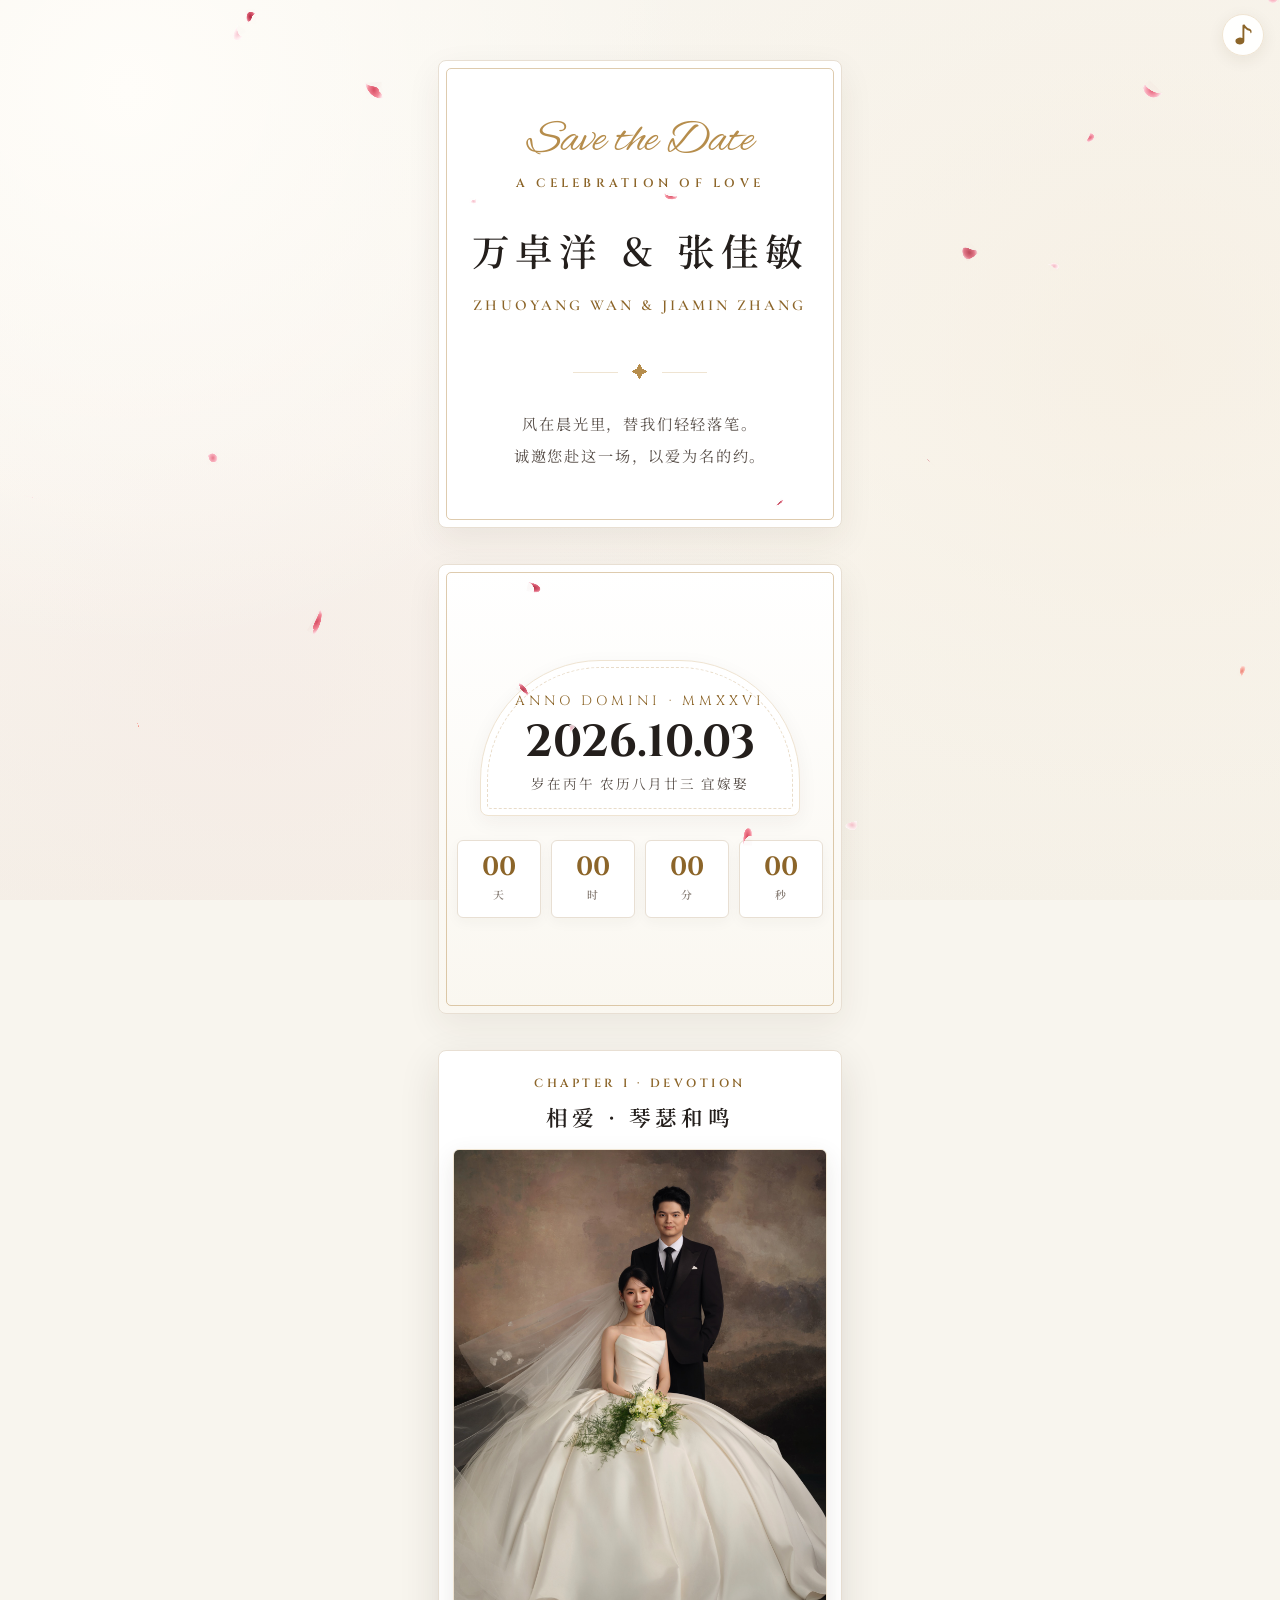
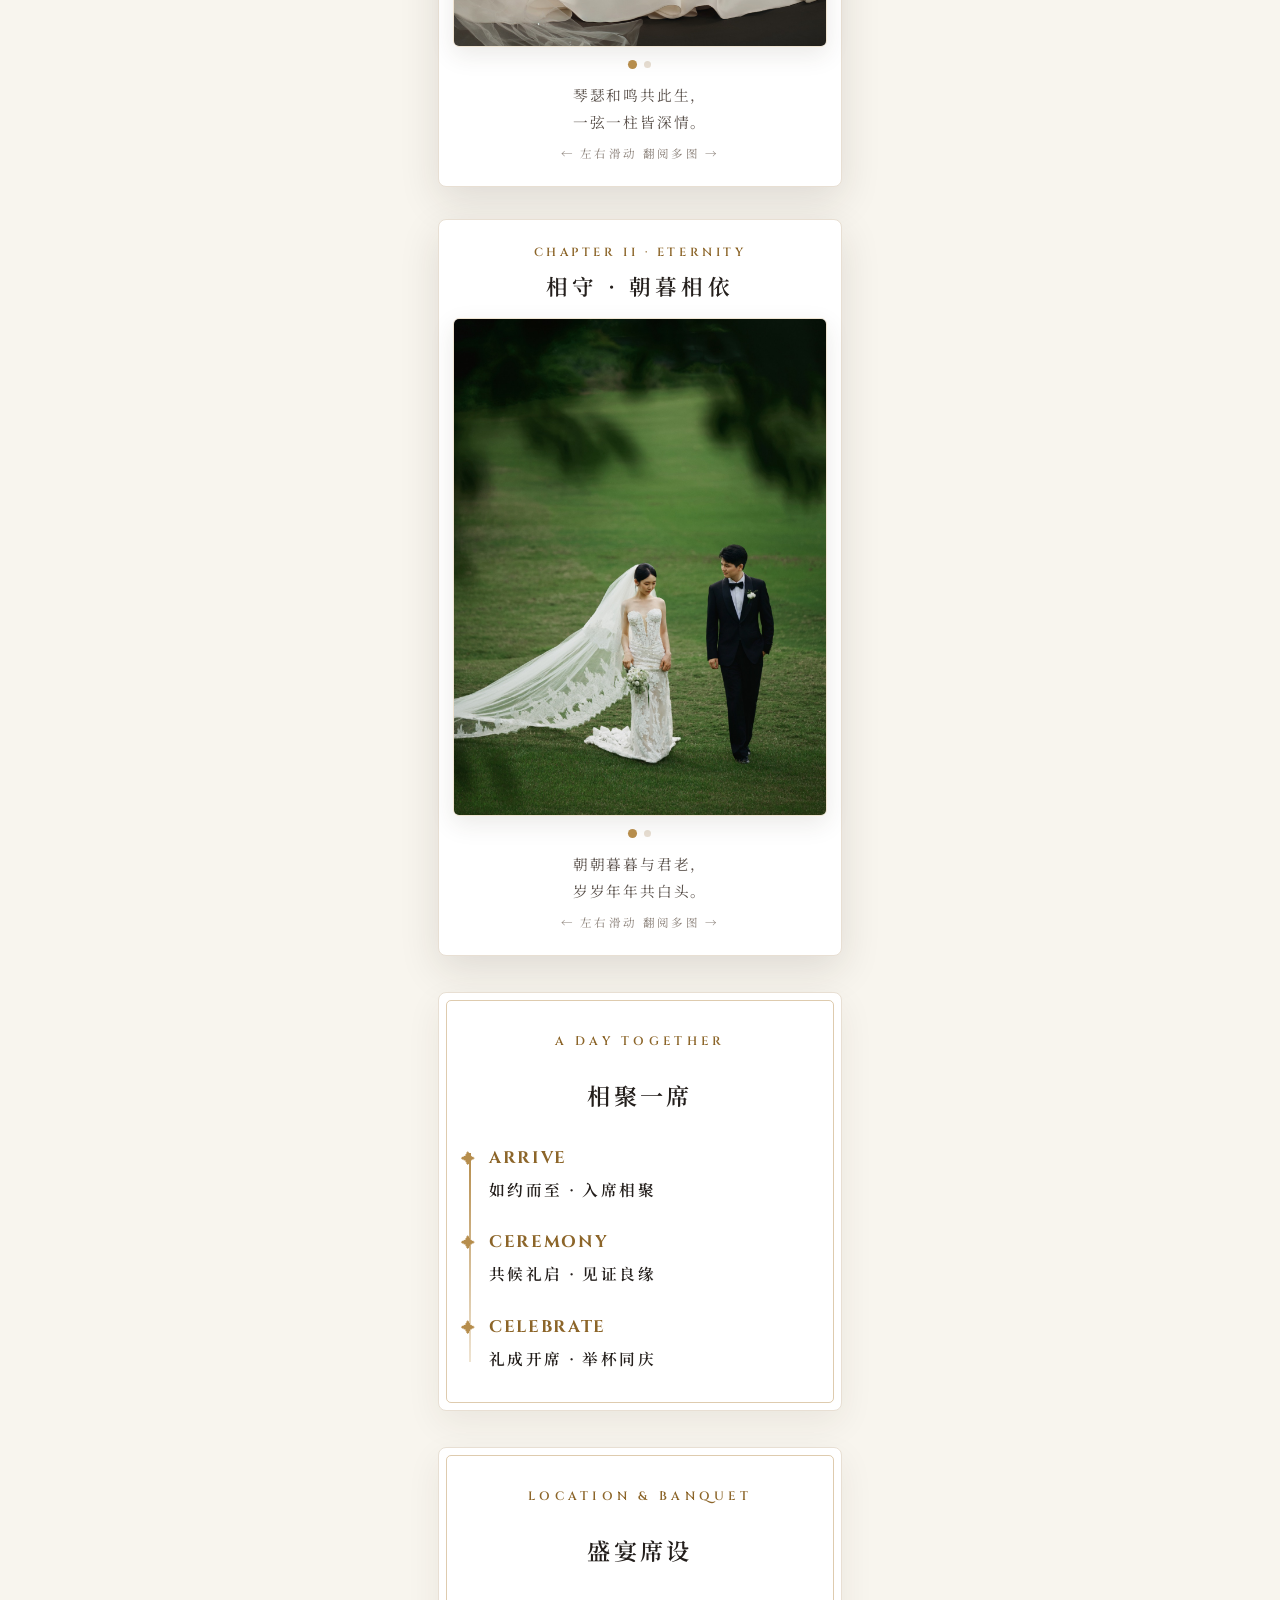
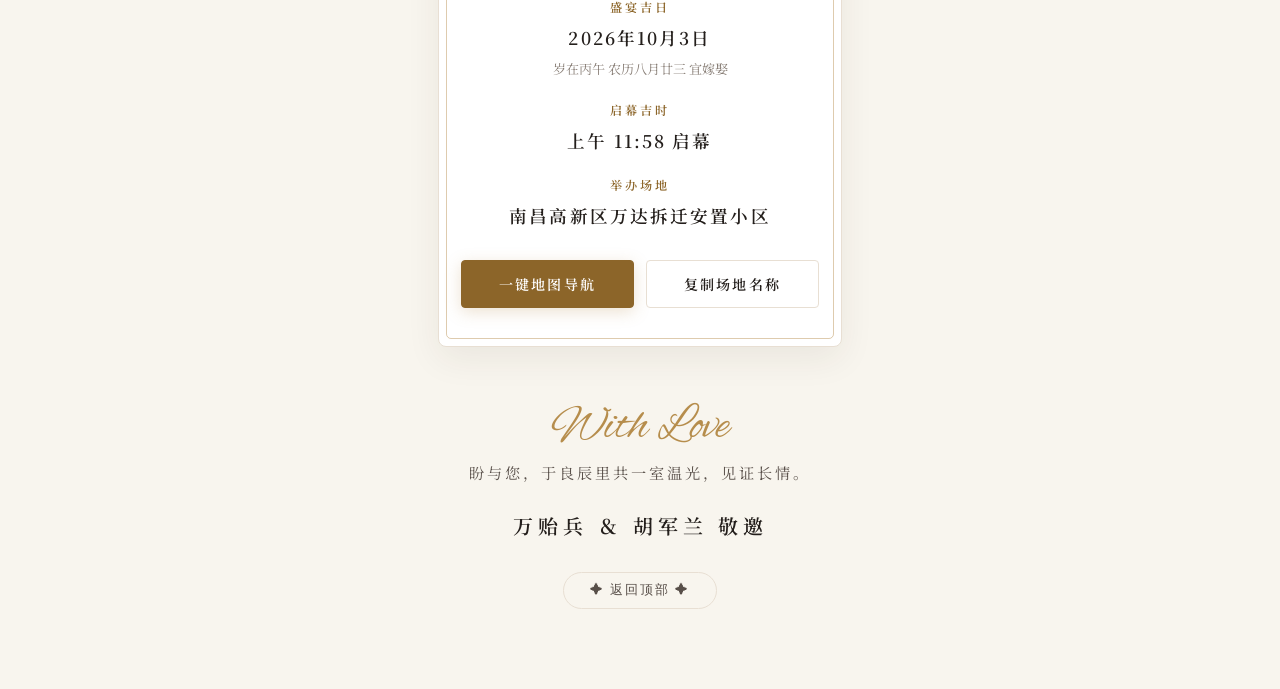
<file: index.html>
<!DOCTYPE html>
<html lang="zh-CN">
<head>
  <meta charset="UTF-8">
  <meta name="viewport" content="width=device-width, initial-scale=1.0, maximum-scale=1.0, user-scalable=no, viewport-fit=cover">
  <meta name="apple-mobile-web-app-capable" content="yes">
  <meta name="apple-mobile-web-app-status-bar-style" content="black-translucent">
  <meta name="format-detection" content="telephone=no, email=no">
  <meta name="x5-fullscreen" content="true">
  <meta name="x5-orientation" content="portrait">
  <meta name="full-screen" content="yes">
  <meta name="browsermode" content="application">
  <title data-i18n="meta.title">婚礼邀请函 · Wedding Invitation</title>

  <!-- Preload Essential Hero Images for Instant Mobile Display -->
  <link rel="preload" as="image" href="./src/assets/images/indoor/1.png">
  <link rel="preload" as="image" href="./src/assets/images/indoor/2.png">

  <!-- Google Fonts for Classic Film Typography -->
  <link rel="preconnect" href="https://fonts.googleapis.com">
  <link rel="preconnect" href="https://fonts.gstatic.com" crossorigin>
  <link href="https://fonts.googleapis.com/css2?family=Cinzel:wght@400;600;700&family=Noto+Serif+SC:wght@300;400;600&display=swap" rel="stylesheet">

  <link rel="stylesheet" href="./src/styles/main.css">

  <!-- Default style is French Chateau; redirect to french.html -->
  <script>location.replace('./french.html');</script>
</head>
<body>
  <!-- Film Grain & Vignette Texture Overlays -->
  <div class="film-grain" aria-hidden="true"></div>
  <div class="film-vignette" aria-hidden="true"></div>

  <div id="app">
    <!-- Top-left Theme Switcher Pills -->
    <div style="position: fixed; top: calc(var(--safe-area-top) + 14px); left: 14px; z-index: 100; display: flex; gap: 6px;">
      <a href="./french.html" class="theme-switch-pill" style="position: static;">🍾 法式风</a>
      <a href="./chinese.html" class="theme-switch-pill" style="position: static;">🎋 中式风</a>
      <a href="./magazine.html" class="theme-switch-pill" style="position: static;">📰 杂志风</a>
    </div>

    <!-- Top-right Circular Music Toggle -->
    <header class="music-controller hidden" id="musicController" role="button" aria-label="Music Controller">
      <svg class="music-note" viewBox="0 0 24 24" fill="none" stroke="currentColor" stroke-width="2" stroke-linecap="round" stroke-linejoin="round" aria-hidden="true"><path d="M9 18V5l12-2v13"/><circle cx="6" cy="18" r="3"/><circle cx="18" cy="16" r="3"/></svg>
    </header>

    <!-- Bottom Scene / Chapter Indicator Badge -->
    <aside class="page-badge hidden" id="pageBadge" aria-live="polite">
      <span id="badgeText">SCENE 01</span>
    </aside>

    <!-- Fullscreen Film Slides -->
    <main class="slides-wrapper" id="slidesWrapper">

      <!-- 00. CURTAIN RAISER (入场幕) -->
      <section class="slide slide-curtain active" id="slideCurtain" data-chapter="CURTAIN">
        <div class="slide-content">
          <div class="curtain-box">
            <div class="curtain-header" data-i18n="curtain.filmPresents"></div>
            <div class="curtain-invite-text" data-i18n="curtain.titlePrefix"></div>
            <h1 class="curtain-names" data-i18n="curtain.titleNames"></h1>
            <div class="curtain-subtitle" data-i18n="curtain.subtitle"></div>
            <button class="btn-open-film" id="btnOpenFilm" data-i18n="curtain.enterButton"></button>
            <div class="curtain-music-hint" data-i18n="curtain.musicHint"></div>
          </div>
        </div>
      </section>

      <!-- 01. PROLOGUE (序幕 / 放映定档) -->
      <section class="slide" id="slidePrologue" data-chapter="PROLOGUE">
        <div class="slide-bg ken-burns" style="background-image: url('./src/assets/images/indoor/1.png');"></div>
        <div class="slide-overlay"></div>
        <div class="slide-content">
          <div class="prologue-header" data-i18n="prologue.sceneLabel"></div>
          <h2 class="prologue-title" data-i18n="prologue.title"></h2>
          <div class="prologue-divider"></div>
          <p class="prologue-quote" data-i18n="prologue.quote"></p>
          <div class="prologue-card">
            <div class="prologue-names" data-i18n="prologue.coupleNames"></div>
            <div class="prologue-date" data-i18n="meta.dateEn"></div>
          </div>
        </div>
        <div class="swipe-hint-container">
          <span class="swipe-hint-text" data-i18n="prologue.swipeHint"></span>
          <div class="swipe-arrow" aria-hidden="true"></div>
        </div>
      </section>

      <!-- 02. ACT I · 心动 (室内油画) -->
      <section class="slide" id="act1" data-chapter="ACT I">
        <div class="slide-bg" style="background-image: url('./src/assets/images/indoor/2.png');"></div>
        <div class="slide-overlay"></div>
        <div class="light-leak"></div>
        <div class="slide-content">
          <header class="act-header">
            <span class="act-tag" data-i18n="act1.actNumber"></span>
            <h2 class="act-title" data-i18n="act1.actTitle"></h2>
          </header>
          <div class="cinema-card photo-strip">
            <img class="gallery-photo ken-burns"
                 src="./src/assets/images/indoor/1.png"
                 data-caption="初见心动，眼底藏不住的温柔"
                 alt="Indoor photo 1" />
            <img class="gallery-photo"
                 src="./src/assets/images/indoor/2.png"
                 data-caption="晨光熹微，油画般的静谧定格"
                 alt="Indoor photo 2"
                 style="display: none;" />
            <img class="gallery-photo"
                 src="./src/assets/images/indoor/3.png"
                 data-caption="岁月从容，与你共度的每一个清晨"
                 alt="Indoor photo 3"
                 style="display: none;" />
          </div>
          <div class="gallery-dots">
            <span class="gallery-dot active"></span>
            <span class="gallery-dot"></span>
            <span class="gallery-dot"></span>
          </div>
          <div class="act-quote-box">
            <div class="film-subtitle-bar" data-i18n="act1.quote"></div>
          </div>
        </div>
      </section>

      <!-- 03. ACT II · 相爱 (绿茵光影) -->
      <section class="slide" id="act2" data-chapter="ACT II">
        <div class="slide-bg" style="background-image: url('./src/assets/images/golf/2.png');"></div>
        <div class="slide-overlay"></div>
        <div class="light-leak"></div>
        <div class="slide-content">
          <header class="act-header">
            <span class="act-tag" data-i18n="act2.actNumber"></span>
            <h2 class="act-title" data-i18n="act2.actTitle"></h2>
          </header>
          <div class="cinema-card photo-strip">
            <img class="gallery-photo ken-burns"
                 src="./src/assets/images/golf/1.png"
                 data-caption="微风与晴空，奔赴彼此的明朗世界"
                 alt="Golf photo 1" />
            <img class="gallery-photo"
                 src="./src/assets/images/golf/2.png"
                 data-caption="并肩前行，丈量属于未来的风景"
                 alt="Golf photo 2"
                 style="display: none;" />
            <img class="gallery-photo"
                 src="./src/assets/images/golf/3.png"
                 data-caption="笑意蔓延，心之所向皆是欢喜"
                 alt="Golf photo 3"
                 style="display: none;" />
          </div>
          <div class="gallery-dots">
            <span class="gallery-dot active"></span>
            <span class="gallery-dot"></span>
            <span class="gallery-dot"></span>
          </div>
          <div class="act-quote-box">
            <div class="film-subtitle-bar" data-i18n="act2.quote"></div>
          </div>
        </div>
      </section>

      <!-- 04. ACT III · 余生 (庭阁之间) -->
      <section class="slide" id="act3" data-chapter="ACT III">
        <div class="slide-bg" style="background-image: url('./src/assets/images/pavilion/1.png');"></div>
        <div class="slide-overlay"></div>
        <div class="light-leak"></div>
        <div class="slide-content">
          <header class="act-header">
            <span class="act-tag" data-i18n="act3.actNumber"></span>
            <h2 class="act-title" data-i18n="act3.actTitle"></h2>
          </header>
          <div class="cinema-card photo-strip">
            <img class="gallery-photo ken-burns"
                 src="./src/assets/images/pavilion/1.png"
                 data-caption="庭阁深处，时光缓缓流淌"
                 alt="Pavilion photo 1" />
            <img class="gallery-photo"
                 src="./src/assets/images/pavilion/2.png"
                 data-caption="执子之手，定格一生长情"
                 alt="Pavilion photo 2"
                 style="display: none;" />
            <img class="gallery-photo"
                 src="./src/assets/images/pavilion/3.png"
                 data-caption="一席盛宴，静候挚友亲朋"
                 alt="Pavilion photo 3"
                 style="display: none;" />
          </div>
          <div class="gallery-dots">
            <span class="gallery-dot active"></span>
            <span class="gallery-dot"></span>
            <span class="gallery-dot"></span>
          </div>
          <div class="act-quote-box">
            <div class="film-subtitle-bar" data-i18n="act3.quote"></div>
          </div>
        </div>
      </section>

      <!-- 05. CREDITS & DETAILS (放映信息 / 地图导航) -->
      <section class="slide" id="slideDetails" data-chapter="DETAILS">
        <div class="slide-bg" style="background-image: url('./src/assets/images/indoor/2.png');"></div>
        <div class="slide-overlay"></div>
        <div class="slide-content">
          <div class="credits-card">
            <h2 class="credits-title" data-i18n="details.title"></h2>
            <div class="credits-subtitle" data-i18n="details.subtitle"></div>

            <div class="credits-list">
              <div class="credit-item">
                <span class="credit-label" data-i18n="details.dateLabel"></span>
                <span class="credit-value" data-i18n="meta.dateFormatted"></span>
                <span class="credit-subvalue" data-i18n="meta.lunarDate"></span>
              </div>

              <div class="credit-item">
                <span class="credit-label" data-i18n="details.timeLabel"></span>
                <span class="credit-value" data-i18n="meta.timeFormatted"></span>
              </div>

              <div class="credit-item">
                <span class="credit-label" data-i18n="details.venueLabel"></span>
                <span class="credit-value" data-i18n="meta.venueName"></span>
              </div>

              <div class="credit-item">
                <span class="credit-label" data-i18n="details.addressLabel"></span>
                <span class="credit-value" data-i18n="meta.address"></span>
              </div>
            </div>

            <div class="action-buttons-group">
              <button class="btn-action btn-primary" id="btnNavigate" data-i18n="details.navigationButton"></button>
              <button class="btn-action" id="btnCopyAddress" data-i18n="details.copyAddressButton"></button>
            </div>

            <div class="credits-tip" data-i18n="details.tip"></div>
          </div>
        </div>
      </section>

      <!-- 06. EPILOGUE (电影片尾 / THE END) -->
      <section class="slide" id="slideEpilogue" data-chapter="THE END">
        <div class="slide-bg ken-burns" style="background-image: url('./src/assets/images/pavilion/2.png');"></div>
        <div class="slide-overlay"></div>
        <div class="slide-content">
          <div class="epilogue-fin" data-i18n="epilogue.fin"></div>
          <h2 class="epilogue-title" data-i18n="epilogue.title"></h2>
          <p class="epilogue-quote" data-i18n="epilogue.quote"></p>
          <p class="epilogue-blessing" data-i18n="epilogue.blessing"></p>
          <div class="epilogue-sign" data-i18n="epilogue.signature"></div>

          <button class="btn-replay" id="btnReplay" data-i18n="epilogue.replayButton"></button>
        </div>
      </section>

    </main>
  </div>

  <!-- Direct static & web compatible bundle script -->
  <script src="./src/scripts/bundle.js"></script>
</body>
</html>
</file>
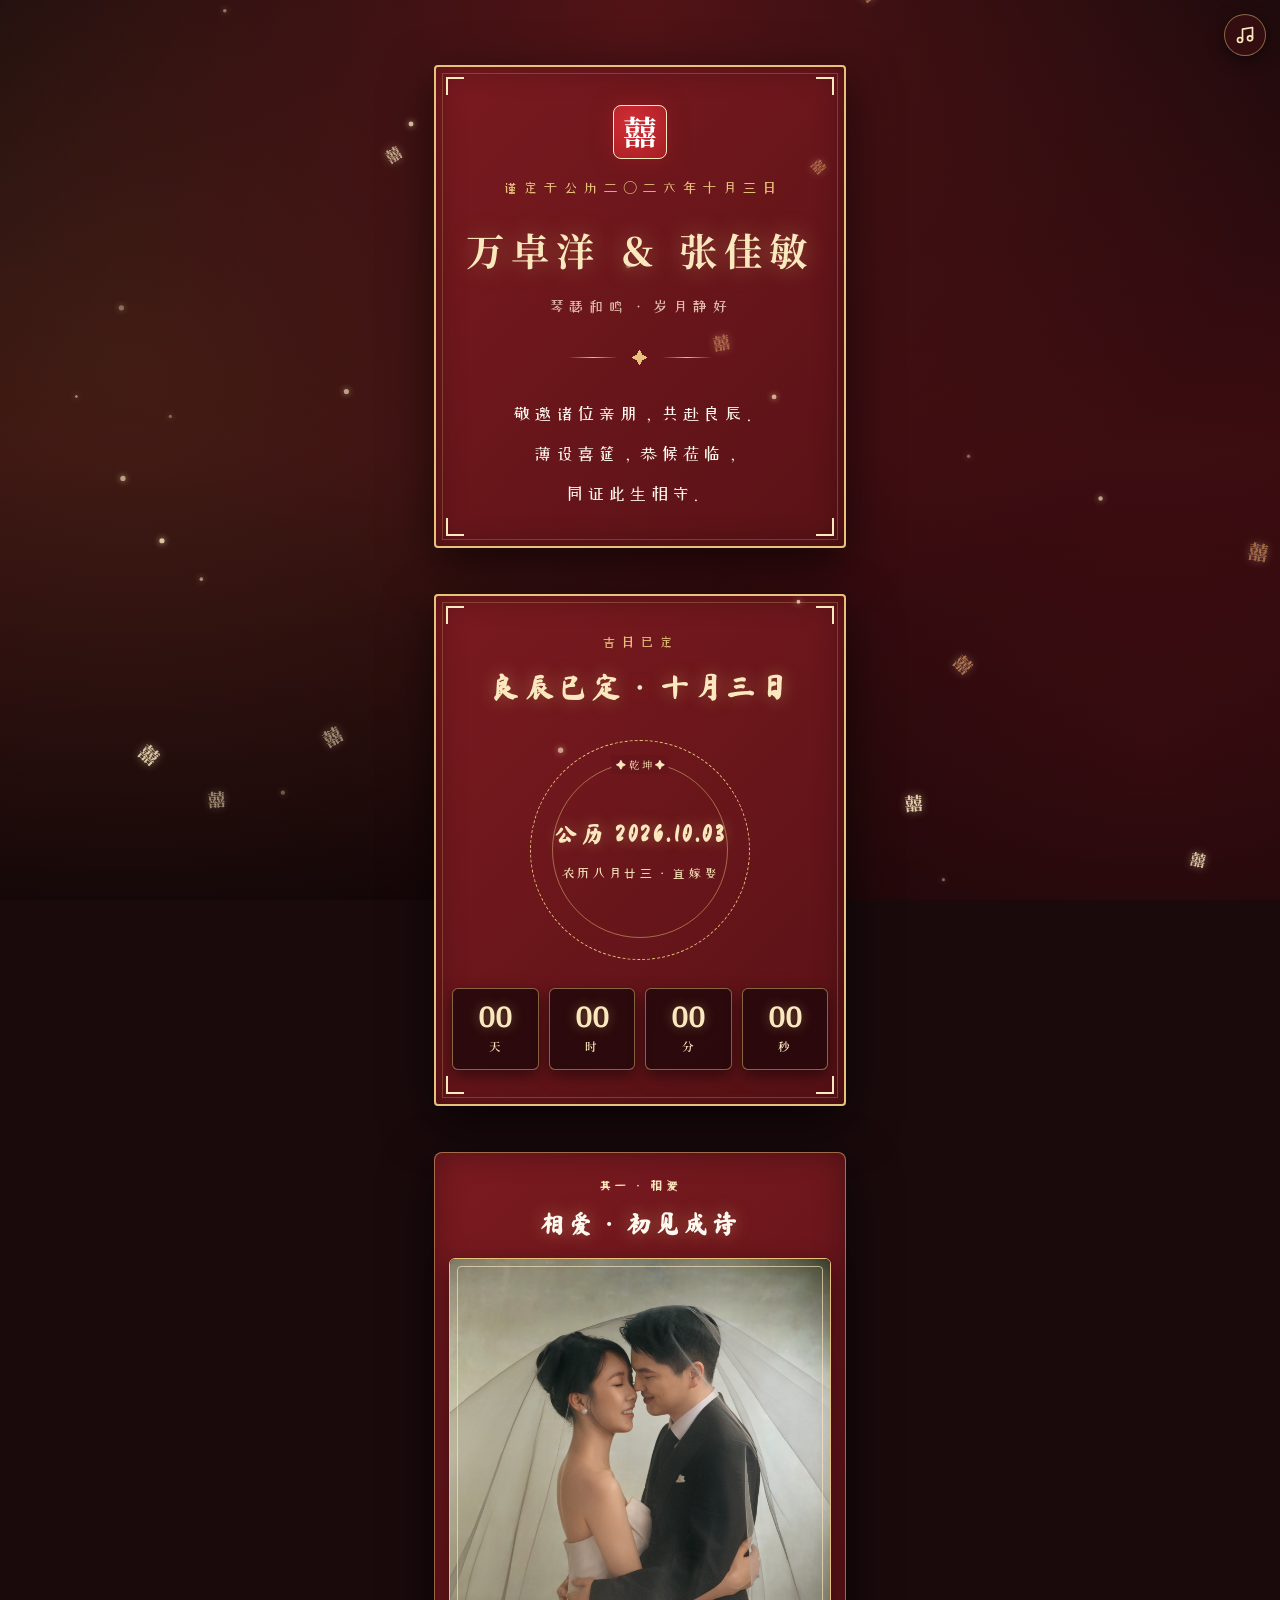
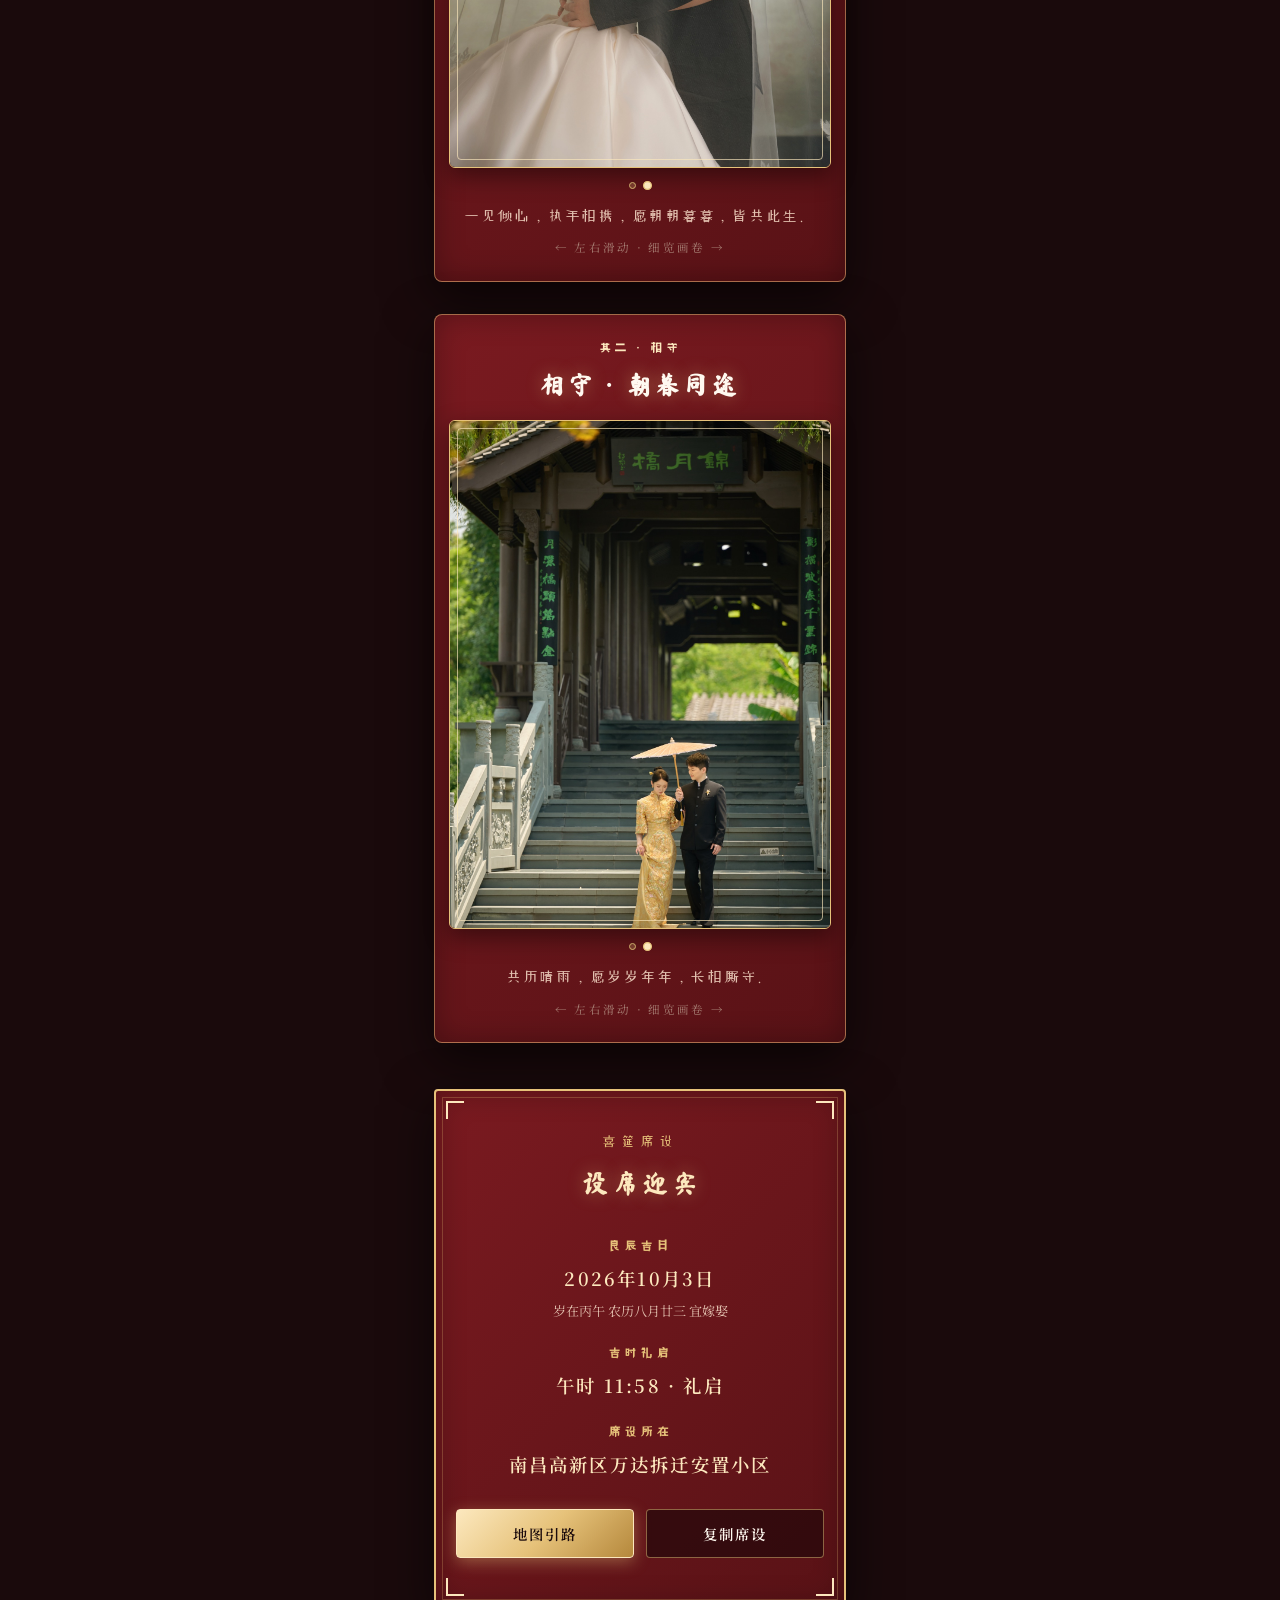
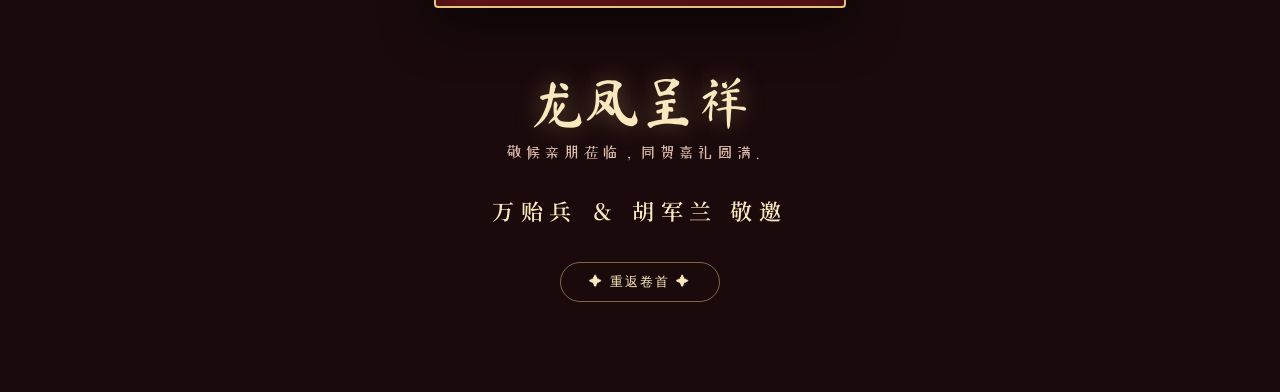
<file: chinese.html>
<!DOCTYPE html>
<html lang="zh-CN">
<head>
  <meta charset="UTF-8">
  <meta name="viewport" content="width=device-width, initial-scale=1.0, maximum-scale=1.0, user-scalable=no, viewport-fit=cover">
  <meta name="apple-mobile-web-app-capable" content="yes">
  <meta name="apple-mobile-web-app-status-bar-style" content="default">
  <meta name="format-detection" content="telephone=no">
  <title data-i18n="meta.title">婚礼邀请函 · 万卓洋 ＆ 张佳敏</title>

  <!-- Preload Essential Gallery Images -->
  <link rel="preload" as="image" href="./src/assets/images/相爱/1.jpg">
  <link rel="preload" as="image" href="./src/assets/images/相守/1.jpg">

  <!-- Neo-Chinese Palace & Vertical Gallery Stylesheet -->
  <link rel="stylesheet" href="./src/styles/theme-chinese.css?v=5">

  <!-- AMap Security Config (密钥必须配置在 JS API 加载之前) -->
  <script>
    window._AMapSecurityConfig = { securityJsCode: "4c24a838766deb5f8fa157772c26a7fc" };
  </script>

  <!-- Inline so the loading layer appears before theme assets finish loading. -->
  <style>
    #pageLoader {
      position: fixed;
      inset: 0;
      z-index: 30000;
      display: grid;
      place-items: center;
      background: #1a0a0c;
      color: #e6c27a;
      opacity: 1;
      visibility: visible;
      transition: opacity 0.28s ease, visibility 0.28s ease;
    }

    #pageLoader.is-hidden {
      opacity: 0;
      visibility: hidden;
      pointer-events: none;
    }

    #pageLoader .page-loader-inner {
      display: grid;
      justify-items: center;
      gap: 14px;
      font-family: serif;
      letter-spacing: 0.22em;
      font-size: 0.68rem;
    }

    #pageLoader .page-loader-ring {
      width: 42px;
      height: 42px;
      border: 2px solid rgba(230, 194, 122, 0.22);
      border-top-color: currentColor;
      border-radius: 50%;
      animation: pageLoaderSpin 0.9s linear infinite;
    }

    @keyframes pageLoaderSpin {
      to { transform: rotate(360deg); }
    }
  </style>
</head>
<body class="chinese-theme chinese-locked">

  <div
    id="pageLoader"
    role="status"
    aria-live="polite"
    aria-label="正在加载请帖"
    data-critical="./src/assets/images/相爱/1.jpg,./src/assets/images/相守/1.jpg"
  >
    <div class="page-loader-inner">
      <div class="page-loader-ring" aria-hidden="true"></div>
      <span>正在展开请帖 · PLEASE WAIT</span>
    </div>
  </div>

  <!-- Fullscreen "天降吉囍" Falling Character Physics Canvas -->
  <canvas id="xiCanvas" style="position: fixed; inset: 0; width: 100%; height: 100%; pointer-events: none; z-index: 999;" aria-hidden="true"></canvas>

  <!-- Top Floating Nav Controls -->
  <nav class="chinese-nav-bar" aria-label="Quick Controls">
    <button class="chinese-music-btn" id="chineseMusicBtn" aria-label="Music Toggle">
      <svg class="music-icon" viewBox="0 0 24 24" fill="none" stroke="currentColor" stroke-width="2" stroke-linecap="round" stroke-linejoin="round" aria-hidden="true"><path d="M9 18V5l12-2v13"/><circle cx="6" cy="18" r="3"/><circle cx="18" cy="16" r="3"/></svg>
    </button>
  </nav>

  <!-- 00. 3D SILK SCROLL OPENING CEREMONY (3D 锦缎画轴展开) -->
  <div class="scroll-overlay" id="scrollOverlay">
    <header class="scroll-header-intro">
      <div class="scroll-calligraphy-title" data-i18n="scroll.calligraphyTitle"></div>
      <div class="scroll-subtitle" data-i18n="scroll.subtitle"></div>
    </header>

    <!-- 3D Scroll Rollers Frame -->
    <div class="scroll-wrapper" id="scrollWrapper" role="button" aria-label="Touch Seal to Unroll Silk Scroll">
      <!-- Middle Xuan Paper Unrolled -->
      <div class="scroll-paper-body">
        <div class="scroll-poem-line" data-i18n="scroll.poemLine"></div>
        <div class="scroll-poem-sub" data-i18n="scroll.poemSub"></div>
      </div>

      <!-- Left & Right Wooden Rollers -->
      <div class="scroll-roller-left"></div>
      <div class="scroll-roller-right"></div>

      <!-- Red Cinnabar Seal in Center -->
      <div class="scroll-seal-stamp" data-i18n="scroll.sealText">囍</div>
    </div>

    <div class="scroll-hint-bar" data-i18n="scroll.hint"></div>
  </div>

  <!-- MAIN SCROLLABLE CONTENT (殿堂级金石画境长卷) -->
  <main class="palace-art-container">

    <!-- 01. IMPERIAL MARRIAGE DECREE (大喜婚书名帖) -->
    <section class="palace-card">
      <div class="fret-corner fret-tl"></div>
      <div class="fret-corner fret-tr"></div>
      <div class="fret-corner fret-bl"></div>
      <div class="fret-corner fret-br"></div>

      <div class="palace-stamp-emblem">囍</div>
      <div class="palace-lead-title" data-i18n="decree.leadTitle"></div>
      <h1 class="palace-couple-names" data-i18n="decree.names"></h1>
      <div class="palace-couple-en" data-i18n="decree.namesEn"></div>

      <div class="palace-gold-ruler">✦</div>

      <p class="palace-classical-vow" data-i18n="decree.vow" style="white-space: pre-line;"></p>
    </section>

    <!-- 02. CELESTIAL EARTHLY BRANCHES COMPASS (十二时辰吉时乾坤天象罗盘) -->
    <section class="palace-card compass-section">
      <div class="fret-corner fret-tl"></div>
      <div class="fret-corner fret-tr"></div>
      <div class="fret-corner fret-bl"></div>
      <div class="fret-corner fret-br"></div>

      <div class="compass-tag" data-i18n="compass.tag"></div>
      <h2 class="compass-title" data-i18n="compass.title"></h2>

      <!-- Concentric Spinning Heavenly Compass -->
      <div class="compass-dial-box" id="compassDial">
        <div class="compass-orbit-branches"></div>
        <div class="compass-orbit-inner"></div>
        <div class="compass-core-info">
          <div class="compass-solar-date" data-i18n="compass.solarDate"></div>
          <div class="compass-lunar-date" data-i18n="compass.lunarDate"></div>
        </div>
      </div>

      <!-- 4 Palace Lantern Countdown Blocks -->
      <div class="compass-countdown-grid">
        <div class="compass-box">
          <span class="compass-num" id="compassDays">00</span>
          <span class="compass-unit" data-i18n="compass.days"></span>
        </div>
        <div class="compass-box">
          <span class="compass-num" id="compassHours">00</span>
          <span class="compass-unit" data-i18n="compass.hours"></span>
        </div>
        <div class="compass-box">
          <span class="compass-num" id="compassMins">00</span>
          <span class="compass-unit" data-i18n="compass.minutes"></span>
        </div>
        <div class="compass-box">
          <span class="compass-num" id="compassSecs">00</span>
          <span class="compass-unit" data-i18n="compass.seconds"></span>
        </div>
      </div>
    </section>

    <!-- 03. VERTICAL PHOTO SHOWCASES (相爱与相守) -->
    <section class="palace-gallery-flow">

      <!-- Showcase 1: 相爱 · 初见成诗 -->
      <article class="chateau-showcase-card" id="showcase1">
        <header class="chateau-showcase-header">
          <span class="showcase-tag" data-i18n="gallery.sec1Tag"></span>
          <h2 class="showcase-title" data-i18n="gallery.sec1Title"></h2>
        </header>

        <div class="showcase-photo-frame" role="group" aria-label="相爱照片轮播">
          <img class="showcase-photo" src="./src/assets/images/相爱/1.jpg" alt="相爱照片 1" />
          <img class="showcase-photo" src="./src/assets/images/相爱/2.jpg" alt="相爱照片 2" style="display: none;" />
        </div>

        <div class="showcase-dots" aria-hidden="true">
          <span class="showcase-dot active"></span>
          <span class="showcase-dot"></span>
        </div>

        <div class="showcase-quote" data-i18n="gallery.sec1Quote"></div>
        <div class="showcase-swipe-hint" data-i18n="gallery.swipeHint"></div>
      </article>

      <!-- Showcase 2: 相守 · 朝暮同途 -->
      <article class="chateau-showcase-card" id="showcase2">
        <header class="chateau-showcase-header">
          <span class="showcase-tag" data-i18n="gallery.sec2Tag"></span>
          <h2 class="showcase-title" data-i18n="gallery.sec2Title"></h2>
        </header>

        <div class="showcase-photo-frame" role="group" aria-label="相守照片轮播">
          <img class="showcase-photo" src="./src/assets/images/相守/1.jpg" alt="相守照片 1" />
          <img class="showcase-photo" src="./src/assets/images/相守/2.jpg" alt="相守照片 2" style="display: none;" />
        </div>

        <div class="showcase-dots" aria-hidden="true">
          <span class="showcase-dot active"></span>
          <span class="showcase-dot"></span>
        </div>

        <div class="showcase-quote" data-i18n="gallery.sec2Quote"></div>
        <div class="showcase-swipe-hint" data-i18n="gallery.swipeHint"></div>
      </article>

    </section>

    <!-- 04. LOCATION & BANQUET (盛宴席设与地图) -->
    <section class="palace-card location-card">
      <div class="fret-corner fret-tl"></div>
      <div class="fret-corner fret-tr"></div>
      <div class="fret-corner fret-bl"></div>
      <div class="fret-corner fret-br"></div>

      <div class="compass-tag" data-i18n="banquet.tag"></div>
      <h2 class="compass-title" style="font-size: 1.6rem;" data-i18n="banquet.title"></h2>

      <div class="banquet-info-grid">
        <div class="banquet-info-row">
          <span class="banquet-info-label" data-i18n="banquet.dateLabel"></span>
          <span class="banquet-info-value" data-i18n="meta.dateFormatted"></span>
          <span class="banquet-info-sub" data-i18n="meta.lunarDate"></span>
        </div>

        <div class="banquet-info-row">
          <span class="banquet-info-label" data-i18n="banquet.timeLabel"></span>
          <span class="banquet-info-value" data-i18n="meta.timeFormatted"></span>
        </div>

        <div class="banquet-info-row">
          <span class="banquet-info-label" data-i18n="banquet.venueLabel"></span>
          <span class="banquet-info-value" data-i18n="meta.venueName"></span>
        </div>

      </div>

      <!-- Embedded AMap Venue Map -->
      <div class="chateau-map-frame" id="chineseMapFrame">
        <div id="chineseMap" class="chateau-map-canvas" role="img" aria-label="婚礼场地地图"></div>
        <div class="chateau-map-caption" data-i18n="banquet.mapCaption"></div>
      </div>

      <div class="banquet-btn-row">
        <button class="btn-palace-gold btn-palace-primary" id="btnChineseNav" data-i18n="banquet.navBtn"></button>
        <button class="btn-palace-gold btn-palace-secondary" id="btnChineseCopy" data-i18n="banquet.copyBtn"></button>
      </div>

      <div style="font-size: 0.76rem; color: var(--ch-text-subtle); margin-top: 16px;" data-i18n="banquet.tip"></div>
    </section>

    <!-- 05. CLOSING & WISHES (尾声与回顶) -->
    <footer class="palace-closing-footer">
      <div class="footer-dragon-phoenix" data-i18n="footer.dragonPhoenix"></div>
      <p class="footer-auspicious-wish" data-i18n="footer.blessing"></p>
      <div class="footer-couple-seal-sign" data-i18n="footer.sign"></div>

      <button class="btn-scroll-head" id="btnChineseTop" data-i18n="footer.scrollTop"></button>
    </footer>

  </main>

  <!-- Map Navigation Action Sheet (导航应用选择) -->
  <div class="nav-sheet-overlay" id="navSheetOverlay">
    <div class="nav-sheet" role="dialog" aria-modal="true" aria-labelledby="navSheetTitle">
      <div class="nav-sheet-title" id="navSheetTitle" data-i18n="nav.sheetTitle"></div>
      <button class="nav-sheet-option" id="navOptAmap" data-i18n="nav.optAmap"></button>
      <button class="nav-sheet-option" id="navOptBaidu" data-i18n="nav.optBaidu"></button>
      <button class="nav-sheet-option" id="navOptSystem" data-i18n="nav.optSystem"></button>
      <button class="nav-sheet-cancel" id="navOptCancel" data-i18n="nav.optCancel"></button>
    </div>
  </div>

  <!-- Lightweight Neo-Chinese JavaScript Bundle -->
  <script src="./src/scripts/page-loader.js"></script>
  <script src="./src/scripts/chinese-bundle.js?v=6"></script>
</body>
</html>
</file>
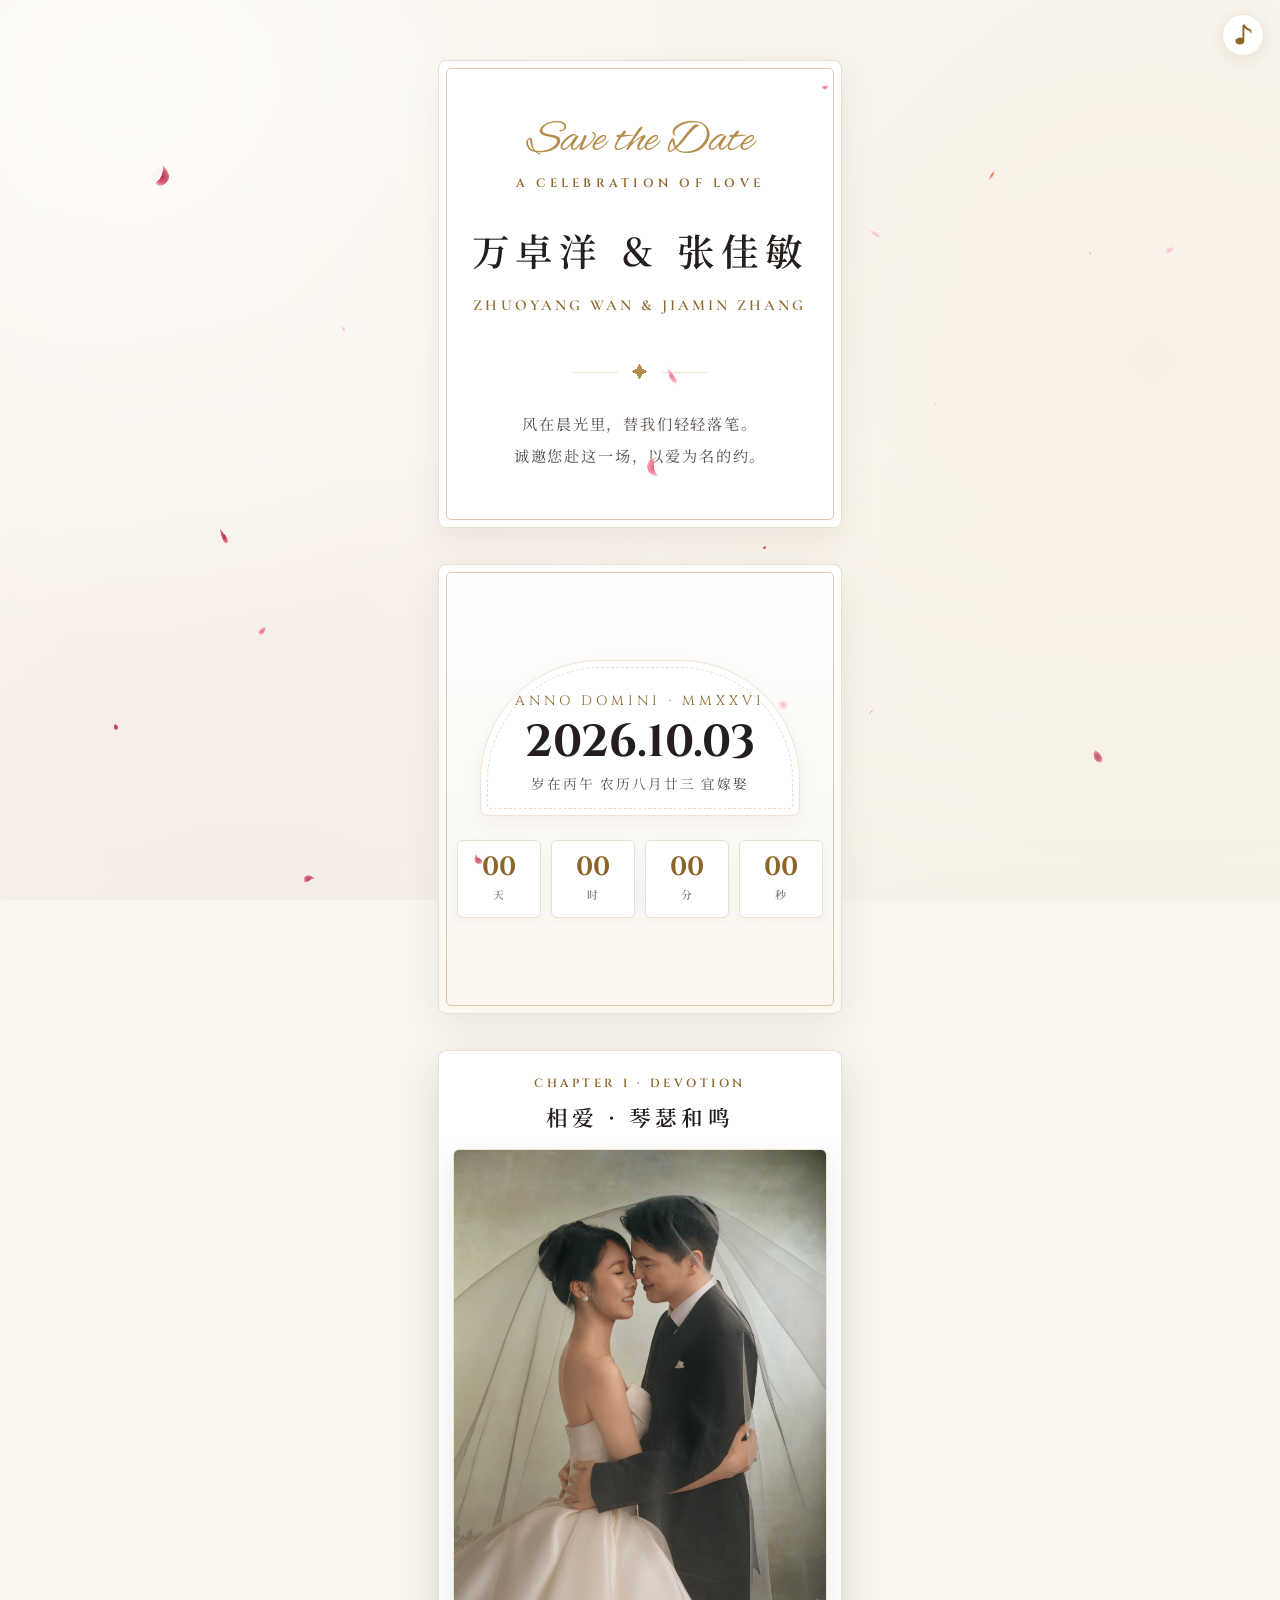
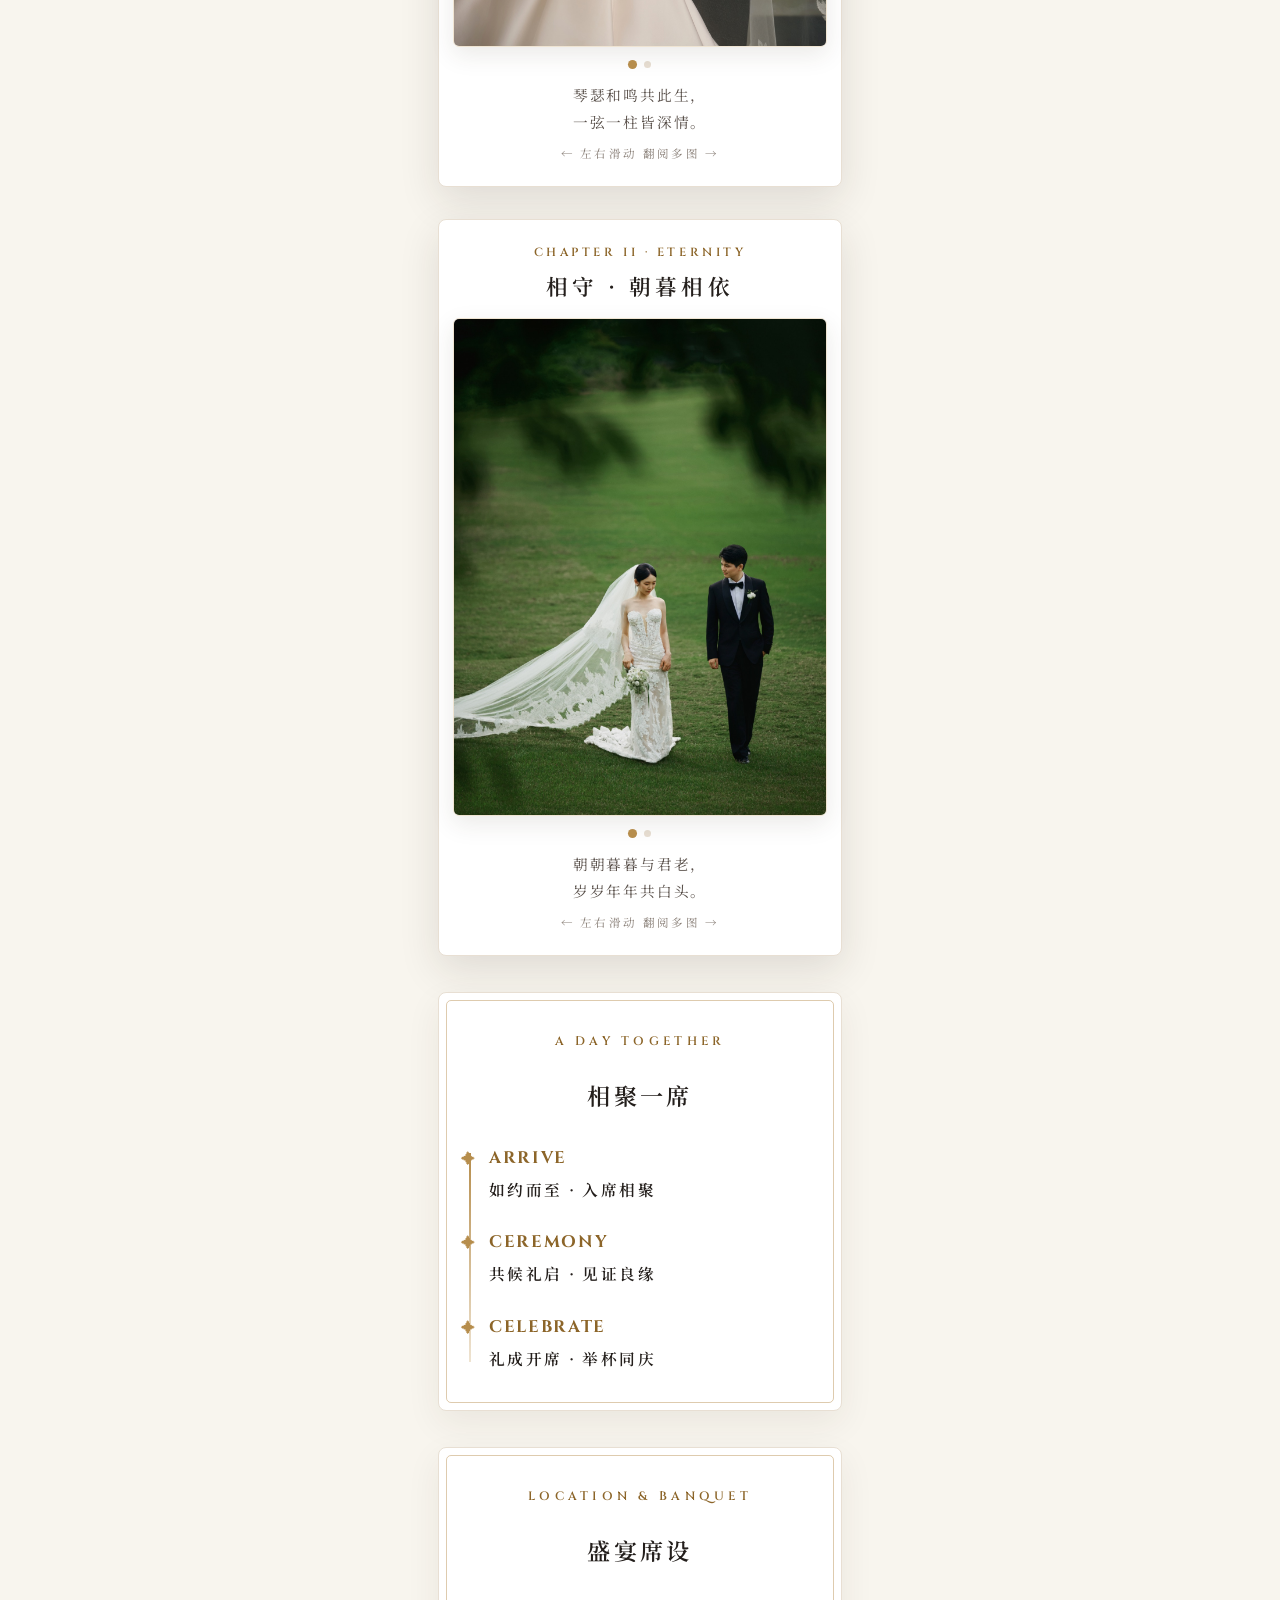
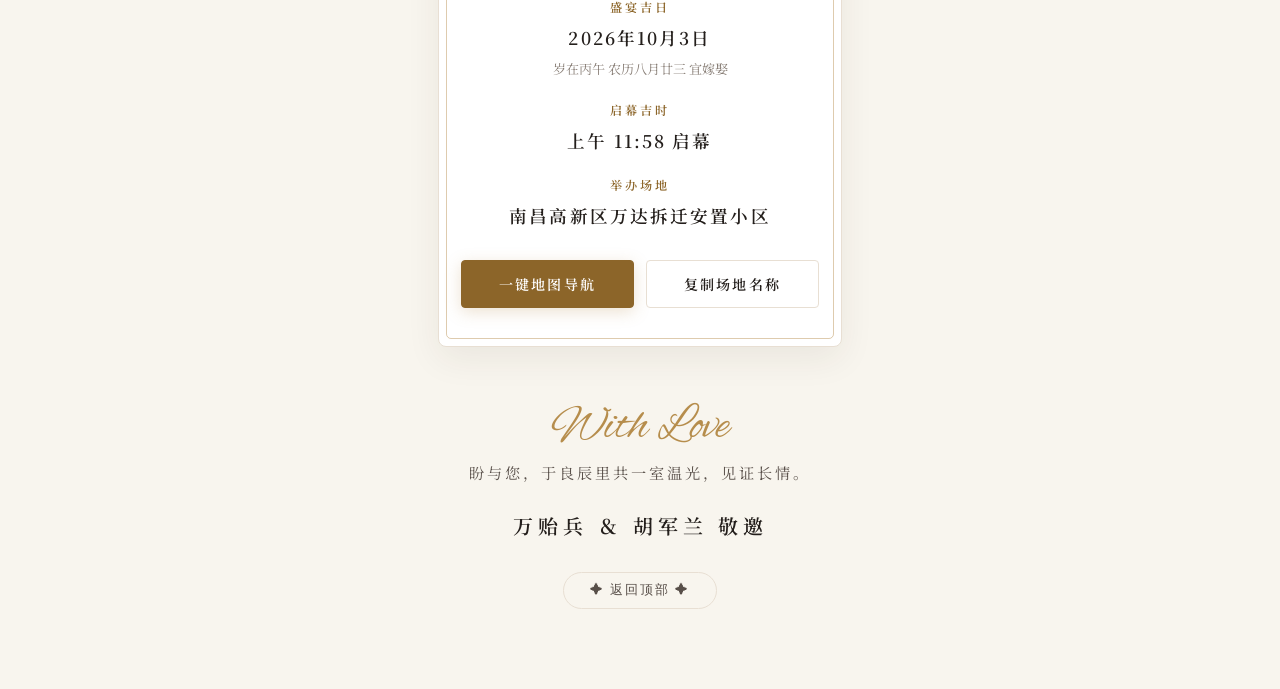
<file: french.html>
<!DOCTYPE html>
<html lang="zh-CN">
<head>
  <meta charset="UTF-8">
  <meta name="viewport" content="width=device-width, initial-scale=1.0, maximum-scale=1.0, user-scalable=no, viewport-fit=cover">
  <meta name="apple-mobile-web-app-capable" content="yes">
  <meta name="apple-mobile-web-app-status-bar-style" content="default">
  <meta name="format-detection" content="telephone=no">
  <title data-i18n="meta.title">婚礼邀请函 · 万卓洋 ＆ 张佳敏</title>

  <!-- Preload Essential Hero Images -->
  <link rel="preload" as="image" href="./src/assets/images/相爱/1.jpg">
  <link rel="preload" as="image" href="./src/assets/images/相守/1.jpg">
  <link rel="preload" as="image" fetchpriority="high" href="./src/assets/images/french/gate-invitation-base-optimized.jpg">

  <!-- AMap Security Config (密钥必须配置在 JS API 加载之前) -->
  <script>
    window._AMapSecurityConfig = { securityJsCode: "4c24a838766deb5f8fa157772c26a7fc" };
  </script>

  <!-- French Provence Chateau Stylesheet -->
  <link rel="stylesheet" href="./src/styles/theme-french.css">

  <!-- Inline so the loading layer appears before theme assets finish loading. -->
  <style>
    #pageLoader {
      position: fixed;
      inset: 0;
      z-index: 30000;
      display: grid;
      place-items: center;
      background: #f8f5ee;
      color: #b68d4c;
      opacity: 1;
      visibility: visible;
      transition: opacity 0.28s ease, visibility 0.28s ease;
    }

    #pageLoader.is-hidden {
      opacity: 0;
      visibility: hidden;
      pointer-events: none;
    }

    #pageLoader .page-loader-inner {
      display: grid;
      justify-items: center;
      gap: 14px;
      font-family: Georgia, serif;
      letter-spacing: 0.24em;
      font-size: 0.68rem;
    }

    #pageLoader .page-loader-ring {
      width: 42px;
      height: 42px;
      border: 2px solid rgba(182, 141, 76, 0.22);
      border-top-color: currentColor;
      border-radius: 50%;
      animation: pageLoaderSpin 0.9s linear infinite;
    }

    @keyframes pageLoaderSpin {
      to { transform: rotate(360deg); }
    }
  </style>
</head>
<body class="french-chateau-theme french-locked">

  <div
    id="pageLoader"
    role="status"
    aria-live="polite"
    aria-label="正在加载请帖"
    data-critical="./src/assets/images/french/gate-invitation-base-optimized.jpg,./src/assets/images/相爱/1.jpg,./src/assets/images/相守/1.jpg"
  >
    <div class="page-loader-inner">
      <div class="page-loader-ring" aria-hidden="true"></div>
      <span>PLEASE WAIT · 正在打开请帖</span>
    </div>
  </div>

  <!-- Interactive Canvas for Rose Petal Physics -->
  <canvas id="petalCanvas" aria-hidden="true"></canvas>

  <!-- Top Floating Nav Controls -->
  <nav class="french-nav-bar" aria-label="Quick Controls">
    <div class="french-nav-spacer"></div>
    <button class="french-nav-btn" id="frenchMusicBtn" aria-label="Music Toggle">
      <svg class="music-note" viewBox="0 0 1024 1024" fill="currentColor" aria-hidden="true"><path d="M875.52 433.152q-7.168-1.024-12.8-10.24t-8.704-33.792q-5.12-39.936-26.112-58.88t-65.024-27.136q-46.08-9.216-81.408-37.376t-58.88-52.736q-22.528-21.504-34.816-15.36t-12.288 22.528l0 44.032 0 96.256q0 57.344-0.512 123.904t-0.512 125.952l0 104.448 0 58.368q1.024 24.576-7.68 54.784t-32.768 56.832-64 45.568-99.328 22.016q-60.416 3.072-109.056-21.504t-75.264-61.952-26.112-81.92 38.4-83.456 81.92-54.272 84.992-16.896 73.216 5.632 47.616 13.312l0-289.792q0-120.832 1.024-272.384 0-29.696 15.36-48.64t40.96-22.016q21.504-3.072 35.328 8.704t28.16 32.768 35.328 47.616 56.832 52.224q30.72 23.552 53.76 33.792t43.008 18.944 39.424 20.992 43.008 39.936q23.552 26.624 28.672 55.296t0.512 52.224-14.848 38.4-17.408 13.824z"/></svg>
    </button>
  </nav>

  <!-- 00. INVITATION COVER DOUBLE DOORS (参考请帖图重设计启幕) -->
  <div class="chateau-gate-overlay" id="chateauGateOverlay">
    <header class="chateau-gate-header">
      <div class="gate-eyebrow">A NOTE SEALED WITH LOVE</div>
      <div class="gate-script-title" data-i18n="gate.script"></div>
    </header>

    <!-- The reference invitation becomes the two animated cover leaves. -->
    <div class="chateau-gate-frame" id="chateauGateFrame" role="button" tabindex="0" aria-label="Touch the wax seal to open the invitation">
      <!-- Inner page revealed behind the cover leaves -->
      <div class="chateau-gate-interior">
        <div class="interior-eyebrow">OUR NEXT CHAPTER</div>
        <div class="interior-script" data-i18n="hero.script"></div>
        <div class="interior-names" data-i18n="gate.names"></div>
        <div class="interior-date" data-i18n="meta.dateEn"></div>
        <div class="interior-ornament">✦</div>
      </div>

      <!-- Left & Right cover leaves use the generated reference-based artwork. -->
      <div class="gate-door gate-door-left" aria-hidden="true"></div>
      <div class="gate-door gate-door-right" aria-hidden="true"></div>

      <!-- Live seal stays crisp above the artwork while the cover opens. -->
      <div class="chateau-wax-seal" id="chateauWaxSeal">
        <div class="wax-seal-loader" id="waxSealLoader" aria-hidden="true"></div>
        <span class="wax-seal-char" data-i18n="gate.sealText">囍</span>
      </div>
    </div>

    <div class="gate-opening-rule" aria-hidden="true"><span></span><i>✦</i><span></span></div>
    <div class="chateau-gate-hint" id="chateauGateHint" data-i18n="gate.loadingHint"></div>
    <div class="gate-loading-progress" id="gateLoadingProgress" aria-hidden="true">
      <div class="gate-loading-bar"></div>
    </div>
  </div>

  <!-- MAIN SCROLLABLE CONTENT (法式晨曦白金画卷) -->
  <main class="french-main-container">

    <!-- 01. HERO CARD -->
    <section class="french-paper-card hero-card">
      <div class="hero-script-lead" data-i18n="hero.script"></div>
      <div class="hero-subtitle-en" data-i18n="hero.subtitleEn"></div>
      <h1 class="hero-names-primary" data-i18n="hero.names"></h1>
      <div class="hero-names-secondary" data-i18n="hero.namesEn"></div>

      <div class="french-gold-divider">✦</div>

      <p class="hero-poem-text" data-i18n="hero.poem" style="white-space: pre-line;"></p>
    </section>

    <!-- 02. VINTAGE FRENCH CALENDAR & COUNTDOWN (手撕日历与倒计时) -->
    <section class="french-paper-card calendar-card">
      <!-- Roman Arch Calendar Window -->
      <div class="calendar-arch-window">
        <div class="calendar-year" data-i18n="calendar.year"></div>
        <div class="calendar-big-date" data-i18n="meta.date"></div>
        <div class="calendar-lunar" data-i18n="meta.lunarDate"></div>
      </div>

      <!-- 4 Numerical Countdown Blocks -->
      <div class="french-countdown-grid">
        <div class="french-countdown-box">
          <span class="french-countdown-num" id="cntDays">00</span>
          <span class="french-countdown-unit" data-i18n="calendar.days"></span>
        </div>
        <div class="french-countdown-box">
          <span class="french-countdown-num" id="cntHours">00</span>
          <span class="french-countdown-unit" data-i18n="calendar.hours"></span>
        </div>
        <div class="french-countdown-box">
          <span class="french-countdown-num" id="cntMins">00</span>
          <span class="french-countdown-unit" data-i18n="calendar.minutes"></span>
        </div>
        <div class="french-countdown-box">
          <span class="french-countdown-num" id="cntSecs">00</span>
          <span class="french-countdown-unit" data-i18n="calendar.seconds"></span>
        </div>
      </div>
    </section>

    <!-- 03. HAUTE COUTURE PHOTO SHOWCASES (画报画廊) -->
    <section class="chateau-gallery-section">

      <!-- Showcase 1: Act I · 晨曦油画 -->
      <article class="chateau-showcase-card" id="showcase1">
        <header class="chateau-showcase-header">
          <span class="showcase-tag" data-i18n="gallery.act1Tag"></span>
          <h2 class="showcase-title" data-i18n="gallery.act1Title"></h2>
        </header>

        <div class="showcase-photo-frame">
          <img class="showcase-photo" src="./src/assets/images/相爱/1.jpg" alt="Love Photo 1" />
          <img class="showcase-photo" src="./src/assets/images/相爱/2.jpg" alt="Love Photo 2" style="display: none;" />
        </div>

        <div class="showcase-dots">
          <span class="showcase-dot active"></span>
          <span class="showcase-dot"></span>
        </div>

        <div class="showcase-quote" data-i18n="gallery.act1Quote"></div>
        <div class="showcase-swipe-hint" data-i18n="gallery.swipeHint"></div>
      </article>

      <!-- Showcase 2: Act II · 绿茵光影 -->
      <article class="chateau-showcase-card" id="showcase2">
        <header class="chateau-showcase-header">
          <span class="showcase-tag" data-i18n="gallery.act2Tag"></span>
          <h2 class="showcase-title" data-i18n="gallery.act2Title"></h2>
        </header>

        <div class="showcase-photo-frame">
          <img class="showcase-photo" src="./src/assets/images/相守/1.jpg" alt="Eternity Photo 1" />
          <img class="showcase-photo" src="./src/assets/images/相守/2.jpg" alt="Eternity Photo 2" style="display: none;" />
        </div>

        <div class="showcase-dots">
          <span class="showcase-dot active"></span>
          <span class="showcase-dot"></span>
        </div>

        <div class="showcase-quote" data-i18n="gallery.act2Quote"></div>
        <div class="showcase-swipe-hint" data-i18n="gallery.swipeHint"></div>
      </article>

    </section>

    <!-- 04. A DAY TOGETHER (相聚一席) -->
    <section class="french-paper-card itinerary-card">
      <div class="hero-subtitle-en" data-i18n="itinerary.tag"></div>
      <h2 class="hero-names-primary" style="font-size: 1.45rem; margin-bottom: 0;" data-i18n="itinerary.title"></h2>

      <div class="itinerary-track">
        <div class="itinerary-node">
          <div class="itinerary-time" data-i18n="itinerary.t1Time"></div>
          <div class="itinerary-name" data-i18n="itinerary.t1Name"></div>
        </div>

        <div class="itinerary-node">
          <div class="itinerary-time" data-i18n="itinerary.t2Time"></div>
          <div class="itinerary-name" data-i18n="itinerary.t2Name"></div>
        </div>

        <div class="itinerary-node">
          <div class="itinerary-time" data-i18n="itinerary.t3Time"></div>
          <div class="itinerary-name" data-i18n="itinerary.t3Name"></div>
        </div>
      </div>
    </section>

    <!-- 05. LOCATION & RECEPTION (盛宴席设与地图) -->
    <section class="french-paper-card location-card">
      <div class="hero-subtitle-en" data-i18n="location.tag"></div>
      <h2 class="hero-names-primary" style="font-size: 1.45rem;" data-i18n="location.title"></h2>

      <div class="location-grid">
        <div class="location-row">
          <span class="location-label" data-i18n="location.dateLabel"></span>
          <span class="location-value" data-i18n="meta.dateFormatted"></span>
          <span class="location-sub" data-i18n="meta.lunarDate"></span>
        </div>

        <div class="location-row">
          <span class="location-label" data-i18n="location.timeLabel"></span>
          <span class="location-value" data-i18n="meta.timeFormatted"></span>
        </div>

        <div class="location-row">
          <span class="location-label" data-i18n="location.venueLabel"></span>
          <span class="location-value" data-i18n="meta.venueName"></span>
        </div>
      </div>

      <!-- Embedded AMap Chateau Map -->
      <div class="chateau-map-frame" id="chateauMapFrame">
        <div id="chateauMap" class="chateau-map-canvas" role="img" aria-label="Venue Location Map"></div>
        <div class="chateau-map-caption" data-i18n="location.mapCaption"></div>
      </div>

      <div class="location-btn-group">
        <button class="btn-french btn-french-primary" id="btnFrenchNav" data-i18n="location.navBtn"></button>
        <button class="btn-french btn-french-secondary" id="btnFrenchCopy" data-i18n="location.copyBtn"></button>
      </div>
    </section>

    <!-- 06. CLOSING & BLESSINGS -->
    <footer class="chateau-footer">
      <div class="footer-script-lead" data-i18n="footer.script"></div>
      <p class="footer-blessing-text" data-i18n="footer.blessing"></p>
      <div class="footer-couple-sign" data-i18n="footer.sign"></div>

      <button class="btn-scroll-top" id="btnScrollTop" data-i18n="footer.scrollTop"></button>
    </footer>

  </main>

  <!-- Map Navigation Action Sheet (导航应用选择) -->
  <div class="nav-sheet-overlay" id="navSheetOverlay">
    <div class="nav-sheet" role="dialog" aria-modal="true">
      <div class="nav-sheet-title" data-i18n="nav.sheetTitle"></div>
      <button class="nav-sheet-option" id="navOptAmap" data-i18n="nav.optAmap"></button>
      <button class="nav-sheet-option" id="navOptBaidu" data-i18n="nav.optBaidu"></button>
      <button class="nav-sheet-cancel" id="navOptCancel" data-i18n="nav.optCancel"></button>
    </div>
  </div>

  <!-- Self-contained French Provence JavaScript Bundle -->
  <script src="./src/scripts/page-loader.js"></script>
  <script src="./src/scripts/french-bundle.js"></script>
</body>
</html>
</file>
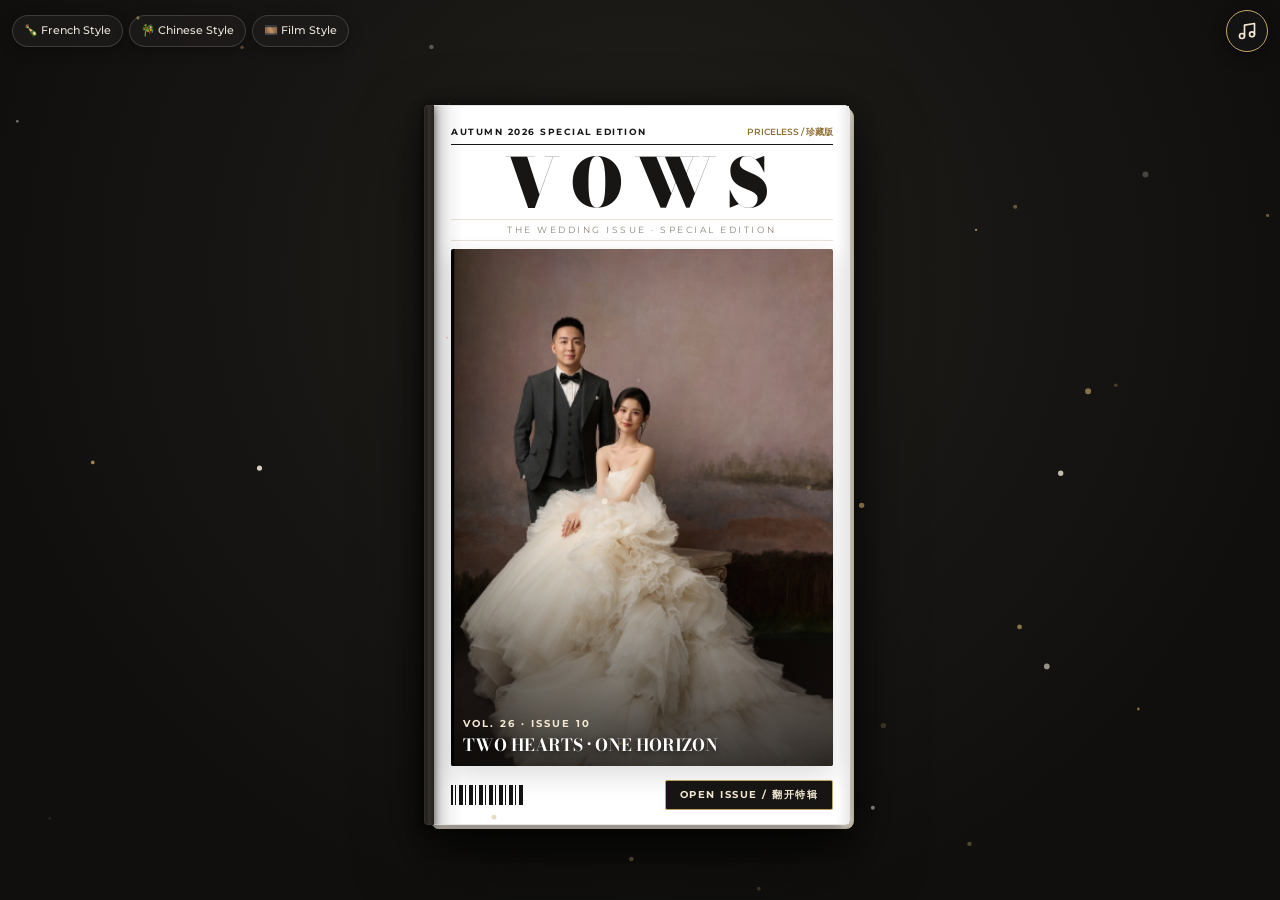
<file: magazine.html>
<!DOCTYPE html>
<html lang="zh-CN">
<head>
  <meta charset="UTF-8">
  <meta name="viewport" content="width=device-width, initial-scale=1.0, maximum-scale=1.0, user-scalable=no, viewport-fit=cover">
  <meta name="apple-mobile-web-app-capable" content="yes">
  <meta name="apple-mobile-web-app-status-bar-style" content="black-translucent">
  <meta name="format-detection" content="telephone=no">
  <title data-i18n="magazine.meta.title">VOWS · 万卓洋 ＆ 张佳敏 婚礼特辑</title>

  <!-- Preload Essential Hero Images -->
  <link rel="preload" as="image" href="./src/assets/images/indoor/1.png">
  <link rel="preload" as="image" href="./src/assets/images/golf/1.png">
  <link rel="preload" as="image" href="./src/assets/images/pavilion/1.png">

  <!-- Magazine & High-Fashion 3D Flipbook Stylesheet -->
  <link rel="stylesheet" href="./src/styles/theme-magazine.css">
</head>
<body class="magazine-theme">

  <!-- Interactive Canvas for Camera Flash & Starlight Physics -->
  <canvas id="magCanvas" aria-hidden="true"></canvas>

  <!-- Top Floating Nav Controls -->
  <nav class="mag-nav-bar" aria-label="Quick Controls">
    <div class="mag-nav-group">
      <a href="./french.html" class="mag-nav-pill" data-i18n="nav.switchFrench">🍾 法式风</a>
      <a href="./chinese.html" class="mag-nav-pill" data-i18n="nav.switchChinese">🎋 中式风</a>
      <a href="./index.html" class="mag-nav-pill" data-i18n="nav.switchFilm">🎞️ 电影风</a>
    </div>
    <button class="mag-music-btn" id="magMusicBtn" aria-label="Music Toggle">
      <svg class="mag-music-note" viewBox="0 0 24 24" fill="none" stroke="currentColor" stroke-width="2" stroke-linecap="round" stroke-linejoin="round" aria-hidden="true"><path d="M9 18V5l12-2v13"/><circle cx="6" cy="18" r="3"/><circle cx="18" cy="16" r="3"/></svg>
    </button>
  </nav>

  <!-- 3D FLIPBOOK STAGE -->
  <main class="mag-stage" id="magStage">
    <div class="mag-book" id="magBook">

      <!-- ==========================================
           PAGE 00: MAGAZINE COVER (大刊封面特辑)
           ========================================== -->
      <section class="mag-page active" id="magPage0" data-page="0" style="display:flex;">
        <div class="mag-page-inner mag-page-cover">
          <!-- Top Editorial Meta -->
          <header class="mag-cover-top-meta">
            <span class="mag-cover-edition-tag" data-i18n="magazine.meta.edition">AUTUMN 2026 SPECIAL EDITION</span>
            <span class="mag-cover-price-tag" data-i18n="magazine.meta.price">PRICELESS / 珍藏版</span>
          </header>

          <!-- Bold High-Fashion Masthead -->
          <div>
            <h1 class="mag-masthead-title" data-i18n="magazine.cover.masthead">VOWS</h1>
            <div class="mag-masthead-subtitle" data-i18n="magazine.cover.subtitle">THE WEDDING ISSUE · SPECIAL EDITION</div>
          </div>

          <!-- Cover Hero Portrait -->
          <div class="mag-cover-hero-box">
            <img class="mag-cover-hero-img" src="./src/assets/images/indoor/1.png" alt="Cover Story Portrait" />
            <div class="mag-cover-hero-grad"></div>
            <div class="mag-cover-headline-wrap">
              <span class="mag-page-tag" style="color: var(--mag-gold-light); margin-bottom: 2px;" data-i18n="magazine.cover.volume">VOL. 26 · ISSUE 10</span>
              <div class="mag-cover-headline-main" data-i18n="magazine.cover.headline">TWO HEARTS · ONE HORIZON</div>
            </div>
          </div>

          <!-- Bottom Barcode & Open Action Button -->
          <footer class="mag-cover-footer-wrap">
            <div class="mag-barcode-strip" aria-hidden="true"></div>
            <button class="btn-mag-cover-open" id="btnMagCoverOpen" data-i18n="magazine.cover.openBtn">OPEN ISSUE / 翻开特辑</button>
          </footer>
        </div>
      </section>

      <!-- ==========================================
           PAGE 01: EDITOR'S LETTER (卷首特稿)
           ========================================== -->
      <section class="mag-page" id="magPage1" data-page="1" data-density="soft" style="display:none;">
        <div class="mag-page-inner">
          <header class="mag-page-header">
            <div>
              <span class="mag-page-tag" data-i18n="magazine.editorial.tag">EDITOR'S LETTER · 卷首寄语</span>
              <h2 class="mag-page-title" data-i18n="magazine.editorial.title">写在爱意蔓延时</h2>
            </div>
            <span class="mag-page-num-top">PAGE 01</span>
          </header>

          <div class="mag-drop-cap-paragraph">
            <span class="mag-big-drop-cap" data-i18n="magazine.editorial.dropCap">在</span>
            <span data-i18n="magazine.editorial.body1">漫长而喧嚣的岁月里，遇见一个能让心神笃定、彼此映照的人，是最温柔的奇迹。从初见的怦然心动，到并肩漫步晨光暮色，我们找到了生命中最契合的音符。</span>
          </div>

          <p class="mag-drop-cap-paragraph" data-i18n="magazine.editorial.body2">2026年10月18日，我们将在一众挚爱亲朋的见证下，共同翻开属于两个人的全新人生篇章。诚挚邀请您，成为这本爱意特辑中最珍贵的见证者。</p>

          <div class="mag-editorial-quote-card">
            <div class="mag-editorial-quote-text" data-i18n="magazine.editorial.quote">“爱不是彼此凝望，而是一起注视着同一个方向。”</div>
            <span class="mag-editorial-author" data-i18n="magazine.editorial.quoteAuthor">—— WAN ZHUOYANG & ZHANG JIAMIN</span>
          </div>

          <div class="mag-page-curl-hint">✦ 翻页 →</div>
        </div>
      </section>

      <!-- ==========================================
           PAGE 02: TIME & METRICS (倒计时与档案)
           ========================================== -->
      <section class="mag-page" id="magPage2" data-page="2" data-density="soft" style="display:none;">
        <div class="mag-page-inner">
          <header class="mag-page-header">
            <div>
              <span class="mag-page-tag" data-i18n="magazine.countdown.tag">TIME & METRICS · 纪念档案</span>
              <h2 class="mag-page-title" data-i18n="magazine.countdown.title">倒计时 · 奔赴吉时</h2>
            </div>
            <span class="mag-page-num-top">PAGE 02</span>
          </header>

          <!-- 4-Digit Countdown Grid -->
          <div class="mag-countdown-grid-box">
            <div class="mag-countdown-cell">
              <span class="mag-countdown-val" id="cntMagDays">00</span>
              <span class="mag-countdown-lbl" data-i18n="magazine.countdown.days">DAYS</span>
            </div>
            <div class="mag-countdown-cell">
              <span class="mag-countdown-val" id="cntMagHours">00</span>
              <span class="mag-countdown-lbl" data-i18n="magazine.countdown.hours">HOURS</span>
            </div>
            <div class="mag-countdown-cell">
              <span class="mag-countdown-val" id="cntMagMins">00</span>
              <span class="mag-countdown-lbl" data-i18n="magazine.countdown.minutes">MINUTES</span>
            </div>
            <div class="mag-countdown-cell">
              <span class="mag-countdown-val" id="cntMagSecs">00</span>
              <span class="mag-countdown-lbl" data-i18n="magazine.countdown.seconds">SECONDS</span>
            </div>
          </div>

          <!-- Stats Strip -->
          <div class="mag-metrics-stats-row">
            <div class="mag-metrics-item">
              <span class="mag-metrics-item-lbl" data-i18n="magazine.countdown.stat1Label">LOVED DAYS</span>
              <span class="mag-metrics-item-val" data-i18n="magazine.countdown.stat1Val">1,314+</span>
            </div>
            <div class="mag-metrics-item">
              <span class="mag-metrics-item-lbl" data-i18n="magazine.countdown.stat2Label">ISSUE DATE</span>
              <span class="mag-metrics-item-val" data-i18n="magazine.countdown.stat2Val">OCT 18</span>
            </div>
            <div class="mag-metrics-item">
              <span class="mag-metrics-item-lbl" data-i18n="magazine.countdown.stat3Label">CEREMONY</span>
              <span class="mag-metrics-item-val" data-i18n="magazine.countdown.stat3Val">11:58</span>
            </div>
          </div>

          <div class="mag-metrics-story-box" data-i18n="magazine.countdown.story">
            自相遇的那一刻起，每一个寻常日子都因你而熠熠生辉。静候金秋十月，与您一同开启人生崭新盛典。
          </div>

          <div class="mag-page-curl-hint">✦ 翻页 →</div>
        </div>
      </section>

      <!-- ==========================================
           PAGE 03: LOOKBOOK SPREAD 1 (晨光油画)
           ========================================== -->
      <section class="mag-page" id="magPage3" data-page="3" data-density="soft" style="display:none;">
        <div class="mag-page-inner">
          <header class="mag-page-header">
            <div>
              <span class="mag-page-tag" data-i18n="magazine.lookbook.spread1Tag">LOOK 01 · MORNING SERENITY</span>
              <h2 class="mag-page-title" data-i18n="magazine.lookbook.spread1Title">晨光油画 · 静谧心动</h2>
            </div>
            <span class="mag-page-num-top">PAGE 03</span>
          </header>

          <div class="mag-spread-img-box" id="spreadBox1">
            <img class="mag-spread-img" src="./src/assets/images/indoor/1.png" alt="Lookbook Photo 1" />
            <img class="mag-spread-img" src="./src/assets/images/indoor/2.png" alt="Lookbook Photo 2" style="display: none;" />
            <img class="mag-spread-img" src="./src/assets/images/indoor/3.png" alt="Lookbook Photo 3" style="display: none;" />
          </div>

          <div class="mag-spread-dots-strip">
            <span class="mag-spread-dot active"></span>
            <span class="mag-spread-dot"></span>
            <span class="mag-spread-dot"></span>
          </div>

          <p class="mag-spread-caption-quote" data-i18n="magazine.lookbook.spread1Quote">在油画般流淌的光影里，定格初遇的深情与温柔。</p>
          <div class="mag-spread-tap-hint" data-i18n="magazine.lookbook.tapHint">✦ 轻触大片可切换多图 ✦</div>

          <div class="mag-page-curl-hint">✦ 翻页 →</div>
        </div>
      </section>

      <!-- ==========================================
           PAGE 04: LOOKBOOK SPREAD 2 (绿茵光影)
           ========================================== -->
      <section class="mag-page" id="magPage4" data-page="4" data-density="soft" style="display:none;">
        <div class="mag-page-inner">
          <header class="mag-page-header">
            <div>
              <span class="mag-page-tag" data-i18n="magazine.lookbook.spread2Tag">LOOK 02 · SUNLIT FAIRWAY</span>
              <h2 class="mag-page-title" data-i18n="magazine.lookbook.spread2Title">绿茵光影 · 奔赴明朗</h2>
            </div>
            <span class="mag-page-num-top">PAGE 04</span>
          </header>

          <div class="mag-spread-img-box" id="spreadBox2">
            <img class="mag-spread-img" src="./src/assets/images/golf/1.png" alt="Lookbook Photo 4" />
            <img class="mag-spread-img" src="./src/assets/images/golf/2.png" alt="Lookbook Photo 5" style="display: none;" />
            <img class="mag-spread-img" src="./src/assets/images/golf/3.png" alt="Lookbook Photo 6" style="display: none;" />
          </div>

          <div class="mag-spread-dots-strip">
            <span class="mag-spread-dot active"></span>
            <span class="mag-spread-dot"></span>
            <span class="mag-spread-dot"></span>
          </div>

          <p class="mag-spread-caption-quote" data-i18n="magazine.lookbook.spread2Quote">微风与晴空之下，笑意蔓延，心之所向皆是欢喜。</p>
          <div class="mag-spread-tap-hint" data-i18n="magazine.lookbook.tapHint">✦ 轻触大片可切换多图 ✦</div>

          <div class="mag-page-curl-hint">✦ 翻页 →</div>
        </div>
      </section>

      <!-- ==========================================
           PAGE 05: LOOKBOOK SPREAD 3 (庭阁长情)
           ========================================== -->
      <section class="mag-page" id="magPage5" data-page="5" data-density="soft" style="display:none;">
        <div class="mag-page-inner">
          <header class="mag-page-header">
            <div>
              <span class="mag-page-tag" data-i18n="magazine.lookbook.spread3Tag">LOOK 03 · TIMELESS COURTYARD</span>
              <h2 class="mag-page-title" data-i18n="magazine.lookbook.spread3Title">庭阁深处 · 一生长情</h2>
            </div>
            <span class="mag-page-num-top">PAGE 05</span>
          </header>

          <div class="mag-spread-img-box" id="spreadBox3">
            <img class="mag-spread-img" src="./src/assets/images/pavilion/1.png" alt="Lookbook Photo 7" />
            <img class="mag-spread-img" src="./src/assets/images/pavilion/2.png" alt="Lookbook Photo 8" style="display: none;" />
            <img class="mag-spread-img" src="./src/assets/images/pavilion/3.png" alt="Lookbook Photo 9" style="display: none;" />
          </div>

          <div class="mag-spread-dots-strip">
            <span class="mag-spread-dot active"></span>
            <span class="mag-spread-dot"></span>
            <span class="mag-spread-dot"></span>
          </div>

          <p class="mag-spread-caption-quote" data-i18n="magazine.lookbook.spread3Quote">执子之手，定格长情，共赴往后每一个四季朝暮。</p>
          <div class="mag-spread-tap-hint" data-i18n="magazine.lookbook.tapHint">✦ 轻触大片可切换多图 ✦</div>

          <div class="mag-page-curl-hint">✦ 翻页 →</div>
        </div>
      </section>

      <!-- ==========================================
           PAGE 06: RUNWAY SCHEDULE (秀场时刻)
           ========================================== -->
      <section class="mag-page" id="magPage6" data-page="6" data-density="soft" style="display:none;">
        <div class="mag-page-inner">
          <header class="mag-page-header">
            <div>
              <span class="mag-page-tag" data-i18n="magazine.runway.tag">RUNWAY SCHEDULE · 秀场时刻</span>
              <h2 class="mag-page-title" data-i18n="magazine.runway.title">婚礼流程日程</h2>
            </div>
            <span class="mag-page-num-top">PAGE 06</span>
          </header>

          <div class="mag-runway-timeline">
            <div class="mag-runway-step">
              <div class="mag-runway-step-time" data-i18n="magazine.runway.t1Time">11:00</div>
              <div class="mag-runway-step-title" data-i18n="magazine.runway.t1Name">PRE-SHOW · 香槟迎宾</div>
              <div class="mag-runway-step-desc" data-i18n="magazine.runway.t1Desc">签到入场，于迎宾区享用法式冷餐与香槟特调</div>
            </div>

            <div class="mag-runway-step">
              <div class="mag-runway-step-time" data-i18n="magazine.runway.t2Time">11:58</div>
              <div class="mag-runway-step-title" data-i18n="magazine.runway.t2Name">MAIN CEREMONY · 神圣典礼</div>
              <div class="mag-runway-step-desc" data-i18n="magazine.runway.t2Desc">见山艺术厅内，新郎新娘步入华堂，誓言礼成</div>
            </div>

            <div class="mag-runway-step">
              <div class="mag-runway-step-time" data-i18n="magazine.runway.t3Time">12:30</div>
              <div class="mag-runway-step-title" data-i18n="magazine.runway.t3Name">GRAND BANQUET · 臻享婚宴</div>
              <div class="mag-runway-step-desc" data-i18n="magazine.runway.t3Desc">品鉴高定婚宴美馔，举杯同庆良辰吉日</div>
            </div>

            <div class="mag-runway-step">
              <div class="mag-runway-step-time" data-i18n="magazine.runway.t4Time">14:00</div>
              <div class="mag-runway-step-title" data-i18n="magazine.runway.t4Name">AFTER PARTY · 庄园合影</div>
              <div class="mag-runway-step-desc" data-i18n="magazine.runway.t4Desc">与新人合影留念，共度温馨午后时光</div>
            </div>
          </div>

          <div class="mag-page-curl-hint">✦ 翻页 →</div>
        </div>
      </section>

      <!-- ==========================================
           PAGE 07: VIP ACCESS PASS & VENUE (贵宾票根与地图)
           ========================================== -->
      <section class="mag-page" id="magPage7" data-page="7" data-density="soft" style="display:none;">
        <div class="mag-page-inner">
          <header class="mag-page-header">
            <div>
              <span class="mag-page-tag" data-i18n="magazine.vipPass.tag">VIP ACCESS PASS · 贵宾席位</span>
              <h2 class="mag-page-title" data-i18n="magazine.vipPass.title">盛宴席设与入场凭证</h2>
            </div>
            <span class="mag-page-num-top">PAGE 07</span>
          </header>

          <!-- VIP Ticket Frame -->
          <div class="mag-vip-ticket-frame">
            <div class="mag-vip-ticket-head">
              <span class="mag-vip-pass-label" data-i18n="magazine.vipPass.passNo">PASS N° 20261018</span>
              <span class="mag-vip-seat-tag" data-i18n="magazine.vipPass.seat">ROW A · FRONT SEAT</span>
            </div>

            <div class="mag-vip-dash-divider"></div>

            <div class="mag-vip-ticket-content">
              <div class="mag-vip-ticket-row">
                <span class="mag-vip-row-label" data-i18n="magazine.vipPass.dateLabel">CEREMONY DATE</span>
                <span class="mag-vip-row-val" data-i18n="magazine.vipPass.dateVal">2026年10月18日</span>
                <span class="mag-vip-row-sub" data-i18n="magazine.vipPass.lunarVal">岁在丙午 农历九月初九 宜嫁娶</span>
              </div>

              <div class="mag-vip-ticket-row">
                <span class="mag-vip-row-label" data-i18n="magazine.vipPass.timeLabel">RECEPTION TIME</span>
                <span class="mag-vip-row-val" data-i18n="magazine.vipPass.timeVal">上午 11:58 启幕</span>
              </div>

              <div class="mag-vip-ticket-row">
                <span class="mag-vip-row-label" data-i18n="magazine.vipPass.venueLabel">FASHION VENUE</span>
                <span class="mag-vip-row-val" data-i18n="magazine.vipPass.venueVal">云境庄园 · 见山艺术厅</span>
              </div>

              <div class="mag-vip-ticket-row">
                <span class="mag-vip-row-label" data-i18n="magazine.vipPass.addressLabel">OFFICIAL ADDRESS</span>
                <span class="mag-vip-row-val" style="font-size: 0.8rem;" data-i18n="magazine.vipPass.addressVal">北京市朝阳区芳草地艺术中心8号</span>
              </div>

              <div class="mag-vip-action-btns">
                <button class="btn-mag-ticket btn-mag-ticket-primary" id="btnMagNav" data-i18n="magazine.vipPass.navBtn">一键地图导航</button>
                <button class="btn-mag-ticket btn-mag-ticket-secondary" id="btnMagCopy" data-i18n="magazine.vipPass.copyBtn">复制场地地址</button>
              </div>
            </div>
          </div>

          <div class="mag-page-curl-hint">✦ 翻页 →</div>
        </div>
      </section>

      <!-- ==========================================
           PAGE 08: COLOPHON & BACK COVER (封底制作群)
           ========================================== -->
      <section class="mag-page" id="magPage8" data-page="8" data-density="hard" style="display:none;">
        <div class="mag-page-inner mag-colophon-body">
          <header class="mag-page-header" style="width: 100%;">
            <div>
              <span class="mag-page-tag" data-i18n="magazine.colophon.tag">COLOPHON · 封底鸣谢</span>
              <h2 class="mag-page-title" data-i18n="magazine.colophon.title">制作鸣谢</h2>
            </div>
            <span class="mag-page-num-top">PAGE 08</span>
          </header>

          <div class="mag-colophon-header-title" data-i18n="magazine.colophon.masthead">VOWS MAGAZINE · WEDDING ISSUE</div>

          <div class="mag-colophon-credits">
            <span data-i18n="magazine.colophon.editorInChief">主编 / 万卓洋 ＆ 张佳敏</span>
            <span data-i18n="magazine.colophon.photo">视觉影像 / 云境庄园 · 见山艺术厅</span>
            <span data-i18n="magazine.colophon.date">发行日期 / 2026年10月18日</span>
          </div>

          <p class="mag-colophon-blessing" data-i18n="magazine.colophon.blessing">感谢每一位出现在我们生命中的挚友亲朋，期待与您在秋日相见。</p>
          <div class="mag-colophon-sign" data-i18n="magazine.colophon.signature">WAN ZHUOYANG & ZHANG JIAMIN</div>

          <button class="btn-mag-flip-replay" id="btnMagFlipReplay" data-i18n="magazine.colophon.replayBtn">✦ 翻回封面重温 ✦</button>
        </div>
      </section>

    </div>
  </main>

  <!-- Self-contained Magazine & Editorial JavaScript Bundle -->
  <script src="./src/scripts/magazine-bundle.js"></script>
</body>
</html>
</file>
<file: src/styles/main.css>
/* Main Stylesheet for Cinematic Mobile Wedding Invitation */
@import "./variables.css";
@import "./film-effects.css";

/* Reset & Box Sizing */
*, *::before, *::after {
  box-sizing: border-box;
  margin: 0;
  padding: 0;
  -webkit-tap-highlight-color: transparent;
}

html, body {
  width: 100%;
  height: 100%;
  overflow: hidden;
  background-color: var(--color-cinema-black);
  color: var(--color-ivory-white);
  font-family: var(--font-serif-cn);
  -webkit-font-smoothing: antialiased;
  -moz-osx-font-smoothing: grayscale;
  user-select: none;
  -webkit-user-select: none;
}

/* App Viewport Container */
#app {
  position: relative;
  width: 100vw;
  height: 100vh;
  height: 100dvh;
  overflow: hidden;
  background-color: var(--color-cinema-black);
}

/* Slides System */
.slides-wrapper {
  position: absolute;
  top: 0;
  left: 0;
  width: 100%;
  height: 100%;
  transition: transform 0.85s cubic-bezier(0.22, 1, 0.36, 1);
  will-change: transform;
}

.slide {
  position: absolute;
  top: 0;
  left: 0;
  width: 100%;
  height: 100%;
  display: flex;
  flex-direction: column;
  justify-content: center;
  align-items: center;
  padding: calc(var(--sat) + 24px) 20px calc(var(--sab) + 24px);
  opacity: 0;
  visibility: hidden;
  transition: opacity 0.8s ease, visibility 0.8s ease;
  overflow: hidden;
}

.slide.active {
  opacity: 1;
  visibility: visible;
  z-index: 10;
}

/* Background Image Layer for Slides */
.slide-bg {
  position: absolute;
  inset: 0;
  z-index: 1;
  background-size: cover;
  background-position: center;
  opacity: 0.35;
  filter: brightness(0.7) contrast(1.1);
  transition: opacity 1.2s ease, transform 10s ease;
}

.slide-overlay {
  position: absolute;
  inset: 0;
  z-index: 2;
  background: linear-gradient(
    180deg,
    rgba(12, 11, 10, 0.85) 0%,
    rgba(12, 11, 10, 0.3) 40%,
    rgba(12, 11, 10, 0.6) 70%,
    rgba(12, 11, 10, 0.95) 100%
  );
}

.slide-content {
  position: relative;
  z-index: 5;
  width: 100%;
  max-width: 420px;
  display: flex;
  flex-direction: column;
  align-items: center;
  text-align: center;
}

/* Top Music Toggle (circular ♪ button) */
.music-controller {
  position: fixed;
  top: calc(var(--sat) + 16px);
  right: 16px;
  z-index: 100;
  display: flex;
  align-items: center;
  justify-content: center;
  width: 42px;
  height: 42px;
  background: rgba(20, 18, 17, 0.65);
  backdrop-filter: blur(12px);
  -webkit-backdrop-filter: blur(12px);
  border-radius: 50%;
  border: 1px solid var(--color-vintage-gold-dim);
  cursor: pointer;
  box-shadow: 0 4px 16px rgba(0, 0, 0, 0.6);
  transition: opacity 0.4s ease;
}

.music-controller.hidden {
  opacity: 0;
  pointer-events: none;
  transform: translateY(-10px);
}

/* Top-left Theme Switch Pill */
.theme-switch-pill {
  position: fixed;
  top: calc(var(--sat) + 16px);
  left: 16px;
  z-index: 100;
  display: inline-flex;
  align-items: center;
  gap: 6px;
  background: rgba(20, 18, 17, 0.7);
  backdrop-filter: blur(12px);
  -webkit-backdrop-filter: blur(12px);
  padding: 6px 14px;
  border-radius: 30px;
  border: 1px solid var(--color-vintage-gold-dim);
  font-family: var(--font-serif-cn);
  font-size: 0.76rem;
  letter-spacing: 0.15em;
  color: var(--color-vintage-gold-light);
  text-decoration: none;
  box-shadow: 0 4px 16px rgba(0, 0, 0, 0.6);
  transition: all 0.3s ease;
}

.theme-switch-pill:active {
  transform: scale(0.96);
  background: rgba(40, 36, 34, 0.85);
}

.music-controller .music-note {
  width: 20px;
  height: 20px;
  display: block;
  color: var(--color-vintage-gold-light);
  animation: musicSpin 4s linear infinite;
  animation-play-state: paused;
}

.music-controller.playing .music-note {
  animation-play-state: running;
}

@keyframes musicSpin {
  from { transform: rotate(0deg); }
  to { transform: rotate(360deg); }
}

/* Page Indicator Dots / Chapter Badge */
.page-badge {
  position: fixed;
  bottom: calc(var(--sab) + 12px);
  left: 50%;
  transform: translateX(-50%);
  z-index: 95;
  background: rgba(12, 11, 10, 0.7);
  backdrop-filter: blur(10px);
  -webkit-backdrop-filter: blur(10px);
  border: 1px solid rgba(179, 154, 106, 0.25);
  padding: 4px 14px;
  border-radius: 20px;
  font-family: var(--font-serif-en);
  font-size: 0.72rem;
  letter-spacing: 0.2em;
  color: var(--color-vintage-gold-light);
  display: flex;
  align-items: center;
  gap: 8px;
  transition: opacity 0.4s ease;
}

.page-badge.hidden {
  opacity: 0;
  pointer-events: none;
}

/* Swipe Indicator Pulse */
.swipe-hint-container {
  position: absolute;
  bottom: calc(var(--sab) + 36px);
  left: 50%;
  transform: translateX(-50%);
  display: flex;
  flex-direction: column;
  align-items: center;
  gap: 6px;
  z-index: 20;
  opacity: 0.85;
  animation: bounceHint 2.4s infinite ease-in-out;
}

.swipe-hint-text {
  font-size: 0.75rem;
  letter-spacing: 0.25em;
  color: var(--color-vintage-gold-light);
  font-family: var(--font-serif-cn);
}

.swipe-arrow {
  width: 14px;
  height: 14px;
  border-left: 1.5px solid var(--color-vintage-gold);
  border-top: 1.5px solid var(--color-vintage-gold);
  transform: rotate(45deg);
}

@keyframes bounceHint {
  0%, 100% { transform: translate(-50%, 0); opacity: 0.4; }
  50% { transform: translate(-50%, -8px); opacity: 0.9; }
}

/* 00. CURTAIN / ENTRANCE SCREEN */
.slide-curtain {
  background-color: var(--color-cinema-black);
  z-index: 100;
}

.curtain-box {
  width: 100%;
  max-width: 360px;
  padding: 40px 24px;
  border: 1px solid var(--color-wine-red);
  background: radial-gradient(circle at center, rgba(112, 31, 43, 0.15) 0%, rgba(12, 11, 10, 0.95) 75%);
  position: relative;
  display: flex;
  flex-direction: column;
  align-items: center;
  box-shadow: var(--shadow-film), inset 0 0 40px rgba(0,0,0,0.8);
}

.curtain-box::before {
  content: "";
  position: absolute;
  inset: 6px;
  border: 1px solid var(--color-vintage-gold-dim);
  pointer-events: none;
}

.curtain-header {
  font-family: var(--font-serif-en);
  font-size: 0.72rem;
  letter-spacing: 0.35em;
  color: var(--color-vintage-gold);
  margin-bottom: 24px;
}

.curtain-invite-text {
  font-size: 0.9rem;
  letter-spacing: 0.4em;
  color: var(--color-ivory-muted);
  margin-bottom: 12px;
}

.curtain-names {
  font-size: clamp(1.5rem, 6vw, 2.1rem);
  letter-spacing: 0.18em;
  color: var(--color-ivory-white);
  margin-bottom: 14px;
  font-weight: normal;
  text-shadow: 0 4px 16px rgba(0, 0, 0, 0.9);
  white-space: nowrap;
}

.curtain-subtitle {
  font-size: 0.8rem;
  letter-spacing: 0.2em;
  color: var(--color-vintage-gold-light);
  margin-bottom: 36px;
}

.btn-open-film {
  position: relative;
  background: var(--color-wine-red);
  color: var(--color-ivory-white);
  border: 1px solid var(--color-vintage-gold);
  padding: 13px 36px;
  border-radius: 2px;
  font-family: var(--font-serif-cn);
  font-size: 1.05rem;
  letter-spacing: 0.3em;
  cursor: pointer;
  box-shadow: var(--shadow-wine);
  transition: all 0.3s ease;
  overflow: hidden;
}

.btn-open-film:active {
  transform: scale(0.96);
  background: var(--color-wine-red-hover);
}

.btn-open-film::before {
  content: "";
  position: absolute;
  top: 0;
  left: -100%;
  width: 100%;
  height: 100%;
  background: linear-gradient(90deg, transparent, rgba(255, 255, 255, 0.25), transparent);
  animation: shineBtn 3.2s infinite ease-in-out;
}

@keyframes shineBtn {
  0% { left: -100%; }
  40%, 100% { left: 100%; }
}

.curtain-music-hint {
  margin-top: 20px;
  font-size: 0.72rem;
  letter-spacing: 0.15em;
  color: var(--color-ivory-subtle);
}

/* 01. PROLOGUE SCREEN */
.prologue-header {
  font-family: var(--font-serif-en);
  font-size: 0.8rem;
  letter-spacing: 0.35em;
  color: var(--color-vintage-gold);
  margin-bottom: 8px;
}

.prologue-title {
  font-size: 1.8rem;
  letter-spacing: 0.25em;
  color: var(--color-ivory-white);
  margin-bottom: 20px;
  font-weight: normal;
}

.prologue-divider {
  width: 40px;
  height: 1px;
  background: var(--color-vintage-gold);
  margin-bottom: 20px;
}

.prologue-quote {
  font-size: 0.95rem;
  line-height: 1.8;
  letter-spacing: 0.15em;
  color: var(--color-ivory-muted);
  max-width: 300px;
  margin-bottom: 28px;
}

.prologue-card {
  width: 100%;
  max-width: 320px;
  padding: 20px 16px;
  background: rgba(20, 18, 17, 0.7);
  border: 1px solid var(--color-vintage-gold-dim);
  backdrop-filter: blur(10px);
  -webkit-backdrop-filter: blur(10px);
}

.prologue-names {
  font-size: clamp(1.2rem, 5vw, 1.4rem);
  letter-spacing: 0.18em;
  color: var(--color-ivory-white);
  margin-bottom: 8px;
  white-space: nowrap;
}

.prologue-date {
  font-family: var(--font-serif-en);
  font-size: 0.9rem;
  letter-spacing: 0.2em;
  color: var(--color-vintage-gold);
}

/* ACT GALLERIES & SCENIC SLIDES */
.act-header {
  display: flex;
  flex-direction: column;
  align-items: center;
  margin-bottom: 16px;
}

.act-tag {
  font-family: var(--font-serif-en);
  font-size: 0.75rem;
  letter-spacing: 0.35em;
  color: var(--color-vintage-gold);
  margin-bottom: 4px;
}

.act-title {
  font-size: 1.35rem;
  letter-spacing: 0.2em;
  color: var(--color-ivory-white);
  font-weight: normal;
}

.act-quote-box {
  margin-top: 14px;
  max-width: 320px;
}

.act-quote {
  font-size: 0.92rem;
  line-height: 1.8;
  letter-spacing: 0.15em;
  color: var(--color-ivory-muted);
  text-shadow: 0 2px 10px rgba(0, 0, 0, 0.9);
}

/* Photo Gallery Carousel inside Act */
.photo-strip {
  position: relative;
}

.gallery-dots {
  display: flex;
  gap: 6px;
  margin-top: 10px;
}

.gallery-dot {
  width: 6px;
  height: 6px;
  border-radius: 50%;
  background: rgba(244, 239, 229, 0.3);
  transition: all 0.3s ease;
  cursor: pointer;
}

.gallery-dot.active {
  background: var(--color-vintage-gold);
  transform: scale(1.3);
}

.photo-caption {
  font-size: 0.78rem;
  letter-spacing: 0.15em;
  color: var(--color-vintage-gold-light);
  margin-top: 4px;
}

/* 05. CREDITS & DETAILS SCREEN */
.credits-card {
  width: 100%;
  max-width: 350px;
  background: rgba(18, 16, 15, 0.85);
  border: 1px solid var(--color-vintage-gold-dim);
  backdrop-filter: blur(16px);
  -webkit-backdrop-filter: blur(16px);
  padding: 30px 20px;
  border-radius: 2px;
  box-shadow: var(--shadow-film);
  position: relative;
}

.credits-card::before {
  content: "";
  position: absolute;
  inset: 6px;
  border: 1px solid rgba(179, 154, 106, 0.15);
  pointer-events: none;
}

.credits-title {
  font-family: var(--font-serif-en);
  font-size: 1.3rem;
  letter-spacing: 0.3em;
  color: var(--color-vintage-gold);
  margin-bottom: 2px;
  font-weight: normal;
}

.credits-subtitle {
  font-family: var(--font-serif-en);
  font-size: 0.65rem;
  letter-spacing: 0.35em;
  color: var(--color-ivory-subtle);
  margin-bottom: 24px;
}

.credits-list {
  display: flex;
  flex-direction: column;
  gap: 16px;
  text-align: center;
  margin-bottom: 24px;
}

.credit-item {
  display: flex;
  flex-direction: column;
  gap: 3px;
}

.credit-label {
  font-size: 0.72rem;
  letter-spacing: 0.25em;
  color: var(--color-vintage-gold-light);
}

.credit-value {
  font-size: 1.02rem;
  letter-spacing: 0.15em;
  color: var(--color-ivory-white);
  line-height: 1.4;
}

.credit-subvalue {
  font-size: 0.76rem;
  color: var(--color-ivory-subtle);
  letter-spacing: 0.1em;
}

.action-buttons-group {
  display: flex;
  gap: 10px;
  width: 100%;
}

.btn-action {
  flex: 1;
  padding: 11px 10px;
  background: transparent;
  border: 1px solid var(--color-vintage-gold);
  color: var(--color-ivory-white);
  font-family: var(--font-serif-cn);
  font-size: 0.85rem;
  letter-spacing: 0.15em;
  border-radius: 2px;
  cursor: pointer;
  display: flex;
  align-items: center;
  justify-content: center;
  gap: 6px;
  transition: all 0.25s ease;
}

.btn-action.btn-primary {
  background: var(--color-wine-red);
  border-color: var(--color-wine-red);
  box-shadow: 0 4px 14px var(--color-wine-red-glow);
}

.btn-action:active {
  transform: scale(0.97);
}

.credits-tip {
  margin-top: 14px;
  font-size: 0.72rem;
  color: var(--color-ivory-subtle);
  letter-spacing: 0.1em;
  line-height: 1.5;
}

/* 06. EPILOGUE (THE END) SCREEN */
.epilogue-fin {
  font-family: var(--font-serif-en);
  font-size: 1.8rem;
  letter-spacing: 0.45em;
  color: var(--color-vintage-gold);
  margin-bottom: 12px;
}

.epilogue-title {
  font-size: 1.35rem;
  letter-spacing: 0.25em;
  color: var(--color-ivory-white);
  margin-bottom: 20px;
  font-weight: normal;
}

.epilogue-quote {
  font-size: 0.95rem;
  letter-spacing: 0.2em;
  color: var(--color-ivory-muted);
  line-height: 1.8;
  margin-bottom: 16px;
}

.epilogue-blessing {
  font-size: 0.85rem;
  letter-spacing: 0.15em;
  color: var(--color-vintage-gold-light);
  margin-bottom: 28px;
}

.epilogue-sign {
  font-size: clamp(1rem, 4.5vw, 1.15rem);
  letter-spacing: 0.25em;
  color: var(--color-ivory-white);
  margin-bottom: 28px;
  white-space: nowrap;
}

.btn-replay {
  background: transparent;
  border: 1px solid var(--color-vintage-gold-dim);
  color: var(--color-vintage-gold-light);
  padding: 10px 24px;
  border-radius: 20px;
  font-size: 0.82rem;
  letter-spacing: 0.2em;
  cursor: pointer;
  display: flex;
  align-items: center;
  gap: 6px;
  transition: all 0.3s ease;
}

.btn-replay:active {
  background: rgba(179, 154, 106, 0.15);
}

/* Toast Message */
.toast-notice {
  position: fixed;
  top: 50%;
  left: 50%;
  transform: translate(-50%, -50%) scale(0.9);
  background: rgba(12, 11, 10, 0.92);
  border: 1px solid var(--color-vintage-gold);
  color: var(--color-ivory-white);
  padding: 12px 24px;
  border-radius: 4px;
  font-size: 0.88rem;
  letter-spacing: 0.15em;
  box-shadow: var(--shadow-film);
  z-index: 200;
  opacity: 0;
  pointer-events: none;
  transition: all 0.3s ease;
}

.toast-notice.show {
  opacity: 1;
  transform: translate(-50%, -50%) scale(1);
}
</file>
<file: src/styles/theme-chinese.css>
/* Neo-Chinese Creative Palace & Vertical Gallery Theme - 金石画境 */
@import url('https://fonts.googleapis.com/css2?family=Ma+Shan+Zheng&family=Noto+Serif+SC:wght@300;400;600;700;900&family=ZCOOL+XiaoWei&display=swap');

:root {
  /* Imperial Red & Gold Brocade Palette */
  --ch-bg-deep: #1A0A0C;
  --ch-bg-crimson: #360B0E;
  --ch-bg-decree: #66151A;
  --ch-bg-decree-inner: #7B1A20;

  --ch-gold-pure: #E6C27A;
  --ch-gold-bright: #FCE8BE;
  --ch-gold-deep: #B5883C;
  --ch-gold-glow: rgba(230, 194, 122, 0.4);

  --ch-text-ivory: #FFF9F0;
  --ch-text-gold: #FCE8BE;
  --ch-text-muted: #E2C0AF;
  --ch-text-subtle: #A88176;

  --ch-cinnabar: #A31E24;
  --ch-cinnabar-dark: #630C11;
  --ch-cinnabar-glow: rgba(163, 30, 36, 0.55);

  --ch-border-gold: rgba(230, 194, 122, 0.5);
  --ch-border-gold-subtle: rgba(230, 194, 122, 0.25);

  /* Typography */
  --font-calligraphy: "Ma Shan Zheng", cursive, "Noto Serif SC", serif;
  --font-xiaowei: "ZCOOL XiaoWei", "Noto Serif SC", serif;
  --font-serif-cn: "Noto Serif SC", "Songti SC", "SimSun", serif;

  /* Shadows */
  --shadow-scroll: 0 30px 80px rgba(0, 0, 0, 0.8), 0 10px 30px rgba(60, 13, 17, 0.6);
  --shadow-decree: 0 16px 50px rgba(0, 0, 0, 0.6), inset 0 0 30px rgba(0, 0, 0, 0.3);
  --shadow-art: 0 14px 45px rgba(0, 0, 0, 0.7);

  /* Viewport Safe Areas */
  --sat: env(safe-area-inset-top, 0px);
  --sab: env(safe-area-inset-bottom, 0px);
}

/* Reset & Hardware Acceleration */
*, *::before, *::after {
  box-sizing: border-box;
  margin: 0;
  padding: 0;
  -webkit-tap-highlight-color: transparent;
}

html {
  background-color: var(--ch-bg-deep);
  scroll-behavior: smooth;
  -webkit-text-size-adjust: 100%;
}

body.chinese-theme {
  background-color: var(--ch-bg-deep);
  color: var(--ch-text-ivory);
  font-family: var(--font-serif-cn);
  line-height: 1.85;
  overflow-x: hidden;
  -webkit-font-smoothing: antialiased;
  -moz-osx-font-smoothing: grayscale;
  background-image: 
    radial-gradient(circle at 50% 0%, #521316 0%, transparent 60%),
    radial-gradient(circle at 10% 40%, rgba(181, 136, 60, 0.15) 0%, transparent 50%),
    radial-gradient(circle at 90% 80%, rgba(99, 20, 25, 0.35) 0%, transparent 60%),
    linear-gradient(180deg, #1A0A0C 0%, #300A0E 50%, #120507 100%);
  background-attachment: fixed;
}

body.chinese-locked {
  overflow: hidden !important;
  height: 100vh !important;
  touch-action: none;
}

/* ===================================================
   00. 3D SILK SCROLL OPENING CEREMONY (3D 锦缎画轴展开)
   =================================================== */
.scroll-overlay {
  position: fixed;
  inset: 0;
  background-color: #2D0E11;
  background-image: radial-gradient(circle at center, #52151A 0%, #200B0D 100%);
  z-index: 10000;
  display: flex;
  flex-direction: column;
  justify-content: center;
  align-items: center;
  padding: 20px;
  transition: opacity 0.9s cubic-bezier(0.4, 0, 0.2, 1), visibility 0.9s ease;
  perspective: 1400px;
}

.scroll-overlay.opened {
  opacity: 0;
  visibility: hidden;
  pointer-events: none;
}

.scroll-header-intro {
  text-align: center;
  margin-bottom: 32px;
  position: relative;
  z-index: 5;
}

.scroll-calligraphy-title {
  font-family: var(--font-calligraphy);
  font-size: clamp(3rem, 9vw, 3.8rem);
  color: var(--ch-gold-bright);
  line-height: 1;
  text-shadow: 0 0 25px var(--ch-gold-glow), 0 2px 4px rgba(0,0,0,0.8);
}

.scroll-subtitle {
  font-family: var(--font-xiaowei);
  font-size: 0.92rem;
  letter-spacing: 0.35em;
  color: var(--ch-text-gold);
  margin-top: 6px;
}

/* 3D Scroll Rollers Container */
.scroll-wrapper {
  position: relative;
  width: 90vw;
  max-width: 360px;
  height: 250px;
  display: flex;
  justify-content: center;
  align-items: center;
  cursor: pointer;
  transform-style: preserve-3d;
}

/* Middle Xuan Paper */
.scroll-paper-body {
  position: absolute;
  top: 12px;
  bottom: 12px;
  left: 50%;
  transform: translateX(-50%);
  width: 0;
  background: #FFFDF9;
  border-top: 2px solid var(--ch-gold-pure);
  border-bottom: 2px solid var(--ch-gold-pure);
  box-shadow: 0 10px 35px rgba(0, 0, 0, 0.6);
  overflow: hidden;
  display: flex;
  flex-direction: column;
  justify-content: center;
  align-items: center;
  text-align: center;
  padding: 16px 20px;
  transition: width 1.1s cubic-bezier(0.4, 0, 0.1, 1);
  z-index: 2;
}

.scroll-wrapper.opening .scroll-paper-body {
  width: calc(100% - 40px);
}

.scroll-poem-line {
  font-family: var(--font-calligraphy);
  font-size: 1.45rem;
  color: var(--ch-cinnabar);
  letter-spacing: 0.15em;
  line-height: 1.6;
  white-space: nowrap;
}

.scroll-poem-sub {
  font-size: 0.82rem;
  letter-spacing: 0.25em;
  color: var(--ch-gold-deep);
  margin-top: 8px;
  white-space: nowrap;
}

/* Left & Right Wooden Rollers */
.scroll-roller-left, .scroll-roller-right {
  position: absolute;
  top: 0;
  bottom: 0;
  width: 32px;
  background: linear-gradient(90deg, #3D1208 0%, #702613 40%, #993B1E 60%, #380F06 100%);
  border-radius: 6px;
  box-shadow: 0 10px 25px rgba(0, 0, 0, 0.6), inset 0 2px 4px rgba(255, 255, 255, 0.3);
  transition: transform 1.1s cubic-bezier(0.4, 0, 0.1, 1);
  z-index: 5;
}

.scroll-roller-left {
  left: calc(50% - 30px);
}

.scroll-roller-right {
  right: calc(50% - 30px);
}

.scroll-wrapper.opening .scroll-roller-left {
  transform: translateX(-145px);
}

.scroll-wrapper.opening .scroll-roller-right {
  transform: translateX(145px);
}

/* Wooden Roller End Caps */
.scroll-roller-left::before, .scroll-roller-left::after,
.scroll-roller-right::before, .scroll-roller-right::after {
  content: "";
  position: absolute;
  left: -3px;
  right: -3px;
  height: 10px;
  background: linear-gradient(90deg, #9C7235 0%, #E6C27A 50%, #9C7235 100%);
  border-radius: 2px;
}

.scroll-roller-left::before, .scroll-roller-right::before {
  top: -6px;
}

.scroll-roller-left::after, .scroll-roller-right::after {
  bottom: -6px;
}

/* Red Cinnabar Seal in Center */
.scroll-seal-stamp {
  position: absolute;
  top: 50%;
  left: 50%;
  transform: translate(-50%, -50%);
  width: 68px;
  height: 68px;
  border-radius: 8px;
  background: radial-gradient(circle at 35% 35%, #C92A31 0%, var(--ch-cinnabar) 60%, var(--ch-cinnabar-dark) 100%);
  box-shadow: 0 10px 25px var(--ch-cinnabar-glow);
  border: 2px solid rgba(255, 220, 180, 0.8);
  display: flex;
  justify-content: center;
  align-items: center;
  color: #FFF2F4;
  font-family: var(--font-calligraphy);
  font-size: 2rem;
  font-weight: 700;
  z-index: 10;
  transition: transform 0.4s ease, opacity 0.4s ease;
  animation: sealFloat 2.6s infinite ease-in-out;
}

@keyframes sealFloat {
  0%, 100% { transform: translate(-50%, -50%) scale(1); }
  50% { transform: translate(-50%, -50%) scale(1.06); }
}

.scroll-wrapper.opening .scroll-seal-stamp {
  transform: translate(-50%, -50%) scale(1.3);
  opacity: 0;
  pointer-events: none;
}

.scroll-hint-bar {
  margin-top: 34px;
  font-size: 0.88rem;
  letter-spacing: 0.25em;
  color: var(--ch-text-gold);
  display: flex;
  align-items: center;
  gap: 8px;
  animation: hintDrift 2.4s infinite ease-in-out;
}

@keyframes hintDrift {
  0%, 100% { transform: translateY(0); opacity: 0.8; }
  50% { transform: translateY(4px); opacity: 1; }
}

/* ===================================================
   TOP NAVIGATION BAR
   =================================================== */
.chinese-nav-bar {
  position: fixed;
  top: calc(var(--sat) + 14px);
  left: 14px;
  right: 14px;
  display: flex;
  justify-content: flex-end;
  align-items: center;
  z-index: 100;
  pointer-events: none;
}

.chinese-music-btn {
  pointer-events: auto;
  display: inline-flex;
  align-items: center;
  gap: 6px;
  background: rgba(55, 14, 18, 0.88);
  backdrop-filter: blur(14px);
  -webkit-backdrop-filter: blur(14px);
  border: 1px solid var(--ch-border-gold);
  padding: 7px 14px;
  border-radius: 24px;
  font-size: 0.76rem;
  font-family: var(--font-serif-cn);
  font-weight: 600;
  color: var(--ch-text-gold);
  letter-spacing: 0.08em;
  text-decoration: none;
  box-shadow: 0 4px 16px rgba(0, 0, 0, 0.5);
  transition: all 0.25s ease;
  cursor: pointer;
}

.chinese-music-btn:active {
  transform: scale(0.96);
  background: rgba(80, 20, 26, 0.95);
}

.chinese-music-btn .music-icon {
  width: 20px;
  height: 20px;
  display: block;
  color: var(--ch-gold-bright);
  animation: spinMusic 3s linear infinite;
  animation-play-state: paused;
}

/* Circular icon-only music toggle */
.chinese-music-btn {
  width: 42px;
  height: 42px;
  padding: 0;
  justify-content: center;
  border-radius: 50%;
  flex-shrink: 0;
}

.chinese-music-btn.playing .music-icon {
  animation-play-state: running;
}

@keyframes spinMusic {
  from { transform: rotate(0deg); }
  to { transform: rotate(360deg); }
}

/* ===================================================
   MAIN CONTAINER (画境长卷)
   =================================================== */
.palace-art-container {
  width: 100%;
  max-width: 440px;
  margin: 0 auto;
  padding: calc(var(--sat) + 65px) 14px calc(var(--sab) + 50px);
  display: flex;
  flex-direction: column;
  gap: 46px;
  position: relative;
  z-index: 10;
}

/* Imperial Red Brocade Card */
.palace-card {
  position: relative;
  background: linear-gradient(135deg, #7A1A20 0%, #591216 100%);
  border-radius: 4px;
  border: 2px solid var(--ch-gold-pure);
  box-shadow: var(--shadow-decree);
  padding: 38px 20px 32px;
  text-align: center;
}

.palace-card::before {
  content: "";
  position: absolute;
  top: 6px;
  left: 6px;
  right: 6px;
  bottom: 6px;
  border: 1px solid var(--ch-border-gold-subtle);
  pointer-events: none;
}

/* Fretwork Corner Inlays */
.fret-corner {
  position: absolute;
  width: 18px;
  height: 18px;
  border-style: solid;
  border-color: var(--ch-gold-bright);
  pointer-events: none;
}

.fret-tl { top: 10px; left: 10px; border-width: 2px 0 0 2px; }
.fret-tr { top: 10px; right: 10px; border-width: 2px 2px 0 0; }
.fret-bl { bottom: 10px; left: 10px; border-width: 0 0 2px 2px; }
.fret-br { bottom: 10px; right: 10px; border-width: 0 2px 2px 0; }

/* 01. IMPERIAL DECREE (大喜婚书名帖) */
.palace-stamp-emblem {
  width: 54px;
  height: 54px;
  margin: 0 auto 16px;
  background: radial-gradient(circle at 35% 35%, #D42E35 0%, var(--ch-cinnabar) 100%);
  border-radius: 8px;
  border: 1.5px solid var(--ch-gold-bright);
  display: flex;
  justify-content: center;
  align-items: center;
  color: #FFF;
  font-family: var(--font-calligraphy);
  font-size: 2.1rem;
  font-weight: 700;
  box-shadow: 0 0 20px var(--ch-cinnabar-glow);
}

.palace-lead-title {
  font-family: var(--font-xiaowei);
  /* Use viewport units instead of CSS division for older iOS Safari support. */
  font-size: min(0.9rem, 3.6vw);
  letter-spacing: 0.35em;
  color: var(--ch-gold-pure);
  margin-bottom: 12px;
  white-space: nowrap;
  text-indent: 0.35em; /* 抵消 letter-spacing 造成的右侧视觉偏移，保持居中 */
}

.palace-couple-names {
  font-size: clamp(1.65rem, 6.8vw, 2.4rem);
  font-weight: 700;
  letter-spacing: 0.18em;
  color: var(--ch-gold-bright);
  text-shadow: 0 0 25px var(--ch-gold-glow);
  margin-bottom: 8px;
  white-space: nowrap;
}

.palace-couple-en {
  font-family: var(--font-xiaowei);
  font-size: clamp(0.82rem, 3.5vw, 0.95rem);
  letter-spacing: 0.25em;
  color: var(--ch-text-muted);
  margin-bottom: 22px;
  white-space: nowrap;
}

.palace-gold-ruler {
  display: flex;
  align-items: center;
  justify-content: center;
  gap: 14px;
  margin: 16px auto 22px;
  color: var(--ch-gold-pure);
}

.palace-gold-ruler::before, .palace-gold-ruler::after {
  content: "";
  width: 50px;
  height: 1px;
  background: linear-gradient(90deg, transparent, var(--ch-gold-pure), transparent);
}

.palace-classical-vow {
  font-family: var(--font-xiaowei);
  font-size: 1.08rem;
  line-height: 2.3;
  color: var(--ch-text-ivory);
  letter-spacing: 0.18em;
}

/* ===================================================
   02. CELESTIAL COMPASS & COUNTDOWN (十二时辰罗盘)
   =================================================== */
.compass-section {
  padding: 34px 16px;
}

.compass-tag {
  font-family: var(--font-xiaowei);
  font-size: 0.85rem;
  letter-spacing: 0.35em;
  color: var(--ch-gold-pure);
  margin-bottom: 6px;
}

.compass-title {
  font-family: var(--font-calligraphy);
  /* Keep the long date title on one line; vw sizing avoids CSS division parsing issues. */
  font-size: min(1.8rem, 6vw);
  letter-spacing: 0.15em;
  color: var(--ch-gold-bright);
  text-shadow: 0 0 18px var(--ch-gold-glow);
  margin-bottom: 26px;
  white-space: nowrap;
  text-indent: 0.15em; /* 抵消 letter-spacing 尾隙，保持视觉居中 */
}

.compass-dial-box {
  position: relative;
  width: 220px;
  height: 220px;
  margin: 0 auto 28px;
  display: flex;
  justify-content: center;
  align-items: center;
}

.compass-orbit-branches {
  position: absolute;
  inset: 0;
  border-radius: 50%;
  border: 1.5px dashed var(--ch-gold-pure);
  animation: rotateBranches 45s linear infinite;
}

.compass-orbit-inner {
  position: absolute;
  inset: 22px;
  border-radius: 50%;
  border: 1px solid var(--ch-border-gold);
  animation: rotateBranchesRev 35s linear infinite;
}

.compass-orbit-inner::before {
  content: "✦ 乾 坤 ✦";
  position: absolute;
  top: -8px;
  left: 50%;
  transform: translateX(-50%);
  background: var(--ch-bg-decree);
  padding: 0 4px;
  font-size: 0.65rem;
  color: var(--ch-gold-bright);
}

@keyframes rotateBranches {
  from { transform: rotate(0deg); }
  to { transform: rotate(360deg); }
}

@keyframes rotateBranchesRev {
  from { transform: rotate(360deg); }
  to { transform: rotate(0deg); }
}

.compass-core-info {
  text-align: center;
  position: relative;
  z-index: 5;
}

.compass-solar-date {
  font-family: var(--font-calligraphy);
  font-size: 1.45rem;
  font-weight: 700;
  color: var(--ch-gold-bright);
  letter-spacing: 0.15em;
  text-shadow: 0 0 15px var(--ch-gold-glow);
}

.compass-lunar-date {
  font-family: var(--font-xiaowei);
  font-size: 0.82rem;
  letter-spacing: 0.2em;
  color: var(--ch-text-gold);
  margin-top: 4px;
}

.compass-countdown-grid {
  display: grid;
  grid-template-columns: repeat(4, 1fr);
  gap: 10px;
}

.compass-box {
  background: rgba(35, 8, 11, 0.85);
  border: 1px solid var(--ch-border-gold);
  border-radius: 6px;
  padding: 12px 2px;
  box-shadow: 0 6px 16px rgba(0, 0, 0, 0.5);
  display: flex;
  flex-direction: column;
  align-items: center;
}

.compass-num {
  font-family: var(--font-xiaowei);
  font-size: 1.8rem;
  font-weight: 700;
  color: var(--ch-gold-bright);
  line-height: 1.1;
  text-shadow: 0 0 12px var(--ch-gold-glow);
}

.compass-unit {
  font-size: 0.72rem;
  letter-spacing: 0.12em;
  color: var(--ch-text-gold);
  margin-top: 3px;
  font-weight: 600;
}

/* ===================================================
   03. VERTICAL PHOTO SHOWCASES (相爱与相守)
   =================================================== */
.palace-gallery-flow {
  display: flex;
  flex-direction: column;
  gap: 32px;
}

.chateau-showcase-card {
  position: relative;
  background: linear-gradient(135deg, #7A1A20 0%, #591216 100%);
  border-radius: 8px;
  border: 1px solid var(--ch-border-gold);
  padding: 16px 14px 22px;
  box-shadow: var(--shadow-decree);
}

.chateau-showcase-header {
  text-align: center;
  margin-bottom: 12px;
}

.showcase-tag {
  font-family: var(--font-xiaowei);
  font-size: 0.74rem;
  letter-spacing: 0.3em;
  color: var(--ch-gold-bright);
  font-weight: 600;
}

.showcase-title {
  font-family: var(--font-calligraphy);
  font-size: 1.55rem;
  letter-spacing: 0.15em;
  color: var(--ch-text-ivory);
  text-shadow: 0 0 18px var(--ch-gold-glow);
  margin-top: 2px;
}

/* Vertical photo frame, matching the French showcase layout. */
.showcase-photo-frame {
  position: relative;
  width: 100%;
  aspect-ratio: 3 / 4;
  border-radius: 6px;
  overflow: hidden;
  border: 1px solid var(--ch-gold-pure);
  box-shadow: 0 8px 25px rgba(0, 0, 0, 0.45);
  background: #3A0C10;
  cursor: pointer;
  touch-action: pan-y;
  user-select: none;
}

.showcase-photo-frame::after {
  content: "";
  position: absolute;
  inset: 7px;
  border: 1px solid rgba(252, 232, 190, 0.65);
  border-radius: 4px;
  pointer-events: none;
}

.showcase-photo {
  position: absolute;
  inset: 0;
  width: 100%;
  height: 100%;
  object-fit: cover;
  transition: opacity 0.8s ease, transform 6s ease;
  display: block;
}

.showcase-dots {
  display: flex;
  justify-content: center;
  gap: 8px;
  margin: 14px 0 10px;
}

.showcase-dot {
  width: 7px;
  height: 7px;
  border-radius: 50%;
  background: var(--ch-border-gold-subtle);
  border: 1px solid var(--ch-gold-pure);
  transition: all 0.3s ease;
}

.showcase-dot.active {
  background: var(--ch-gold-bright);
  transform: scale(1.3);
}

.showcase-quote {
  text-align: center;
  font-family: var(--font-xiaowei);
  font-size: 0.92rem;
  letter-spacing: 0.12em;
  color: var(--ch-text-muted);
  line-height: 1.8;
  padding: 4px 10px;
  white-space: pre-line;
}

.showcase-swipe-hint {
  font-size: 0.72rem;
  letter-spacing: 0.2em;
  color: var(--ch-text-subtle);
  text-align: center;
  margin-top: 4px;
}

/* ===================================================
   04. LOCATION & BANQUET (盛宴席设与地图)
   =================================================== */
.banquet-info-grid {
  display: flex;
  flex-direction: column;
  gap: 18px;
  margin: 24px 0 28px;
}

.banquet-info-row {
  display: flex;
  flex-direction: column;
  gap: 4px;
}

.banquet-info-label {
  font-family: var(--font-xiaowei);
  font-size: 0.78rem;
  letter-spacing: 0.25em;
  color: var(--ch-gold-pure);
  font-weight: 600;
}

.banquet-info-value {
  font-size: 1.15rem;
  letter-spacing: 0.12em;
  color: var(--ch-gold-bright);
  font-weight: 600;
}

.banquet-info-sub {
  font-size: 0.82rem;
  color: var(--ch-text-muted);
}

/* Embedded AMap venue frame, styled for the Chinese palette. */
.chateau-map-frame {
  margin: 0 0 28px;
  padding: 6px;
  border-radius: 16px;
  background: linear-gradient(135deg, rgba(250, 246, 239, 0.12), rgba(230, 194, 122, 0.16));
  border: 1px solid var(--ch-border-gold);
  box-shadow:
    0 10px 26px rgba(0, 0, 0, 0.35),
    inset 0 0 0 1px rgba(255, 249, 240, 0.18);
  cursor: pointer;
}

.chateau-map-canvas {
  width: 100%;
  aspect-ratio: 16 / 9;
  max-height: 220px;
  border-radius: 11px;
  overflow: hidden;
  background: rgba(245, 237, 224, 0.18);
  pointer-events: none;
}

.chateau-map-caption {
  padding: 8px 4px 4px;
  font-size: 0.72rem;
  letter-spacing: 0.2em;
  color: var(--ch-gold-bright);
  font-family: var(--font-serif-cn);
}

.chateau-map-marker {
  width: 20px;
  height: 20px;
  border-radius: 50% 50% 50% 0;
  transform: rotate(-45deg);
  background: radial-gradient(circle at 32% 30%, var(--ch-gold-bright), var(--ch-gold-deep));
  border: 2px solid #fff;
  box-shadow: 0 4px 12px rgba(181, 136, 60, 0.45);
  display: flex;
  align-items: center;
  justify-content: center;
}

.chateau-map-marker span {
  transform: rotate(45deg);
  color: var(--ch-cinnabar);
  font-size: 0.6rem;
  font-weight: 700;
  line-height: 1;
}

.banquet-btn-row {
  display: flex;
  gap: 12px;
  width: 100%;
}

.btn-palace-gold {
  flex: 1;
  padding: 13px 10px;
  border-radius: 4px;
  font-size: 0.9rem;
  letter-spacing: 0.15em;
  font-family: var(--font-serif-cn);
  font-weight: 600;
  cursor: pointer;
  display: flex;
  align-items: center;
  justify-content: center;
  gap: 6px;
  transition: all 0.25s ease;
  text-decoration: none;
}

.btn-palace-primary {
  background: linear-gradient(135deg, #FCE8BE 0%, #E6C27A 50%, #B5883C 100%);
  color: #1A0A0C;
  border: 1px solid var(--ch-gold-bright);
  box-shadow: 0 4px 16px var(--ch-gold-glow);
}

.btn-palace-secondary {
  background: rgba(35, 8, 11, 0.7);
  color: var(--ch-text-ivory);
  border: 1px solid var(--ch-border-gold);
}

.btn-palace-gold:active {
  transform: scale(0.97);
}

/* Navigation App Chooser (选择高德、百度或系统默认地图) */
.nav-sheet-overlay {
  position: fixed;
  inset: 0;
  z-index: 300;
  background: rgba(26, 10, 12, 0.62);
  display: none;
  align-items: flex-end;
  justify-content: center;
}

.nav-sheet-overlay.open {
  display: flex;
  animation: navFadeIn 0.2s ease;
}

@keyframes navFadeIn {
  from { opacity: 0; }
  to { opacity: 1; }
}

.nav-sheet {
  width: 100%;
  max-width: 460px;
  margin: 0 14px calc(12px + var(--sab));
  background: linear-gradient(145deg, var(--ch-bg-decree-inner), var(--ch-bg-crimson));
  border: 1px solid var(--ch-border-gold);
  border-radius: 16px;
  padding: 16px 16px 14px;
  box-shadow: 0 16px 42px rgba(0, 0, 0, 0.58), 0 0 28px var(--ch-cinnabar-glow);
  animation: navSlideUp 0.25s ease;
}

@keyframes navSlideUp {
  from { transform: translateY(24px); }
  to { transform: translateY(0); }
}

.nav-sheet-title {
  text-align: center;
  font-size: 0.78rem;
  letter-spacing: 0.24em;
  color: var(--ch-gold-bright);
  font-family: var(--font-serif-cn);
  margin-bottom: 6px;
}

.nav-sheet-option,
.nav-sheet-cancel {
  width: 100%;
  margin-top: 10px;
  padding: 13px 10px;
  border-radius: 10px;
  font-family: var(--font-serif-cn);
  font-size: 0.92rem;
  letter-spacing: 0.12em;
  cursor: pointer;
  transition: all 0.2s ease;
}

.nav-sheet-option {
  background: rgba(255, 249, 240, 0.96);
  color: var(--ch-cinnabar-dark);
  border: 1px solid var(--ch-gold-pure);
  font-weight: 600;
}

.nav-sheet-option:active {
  border-color: var(--ch-gold-bright);
  color: var(--ch-cinnabar);
  transform: scale(0.98);
}

.nav-sheet-cancel {
  background: rgba(35, 8, 11, 0.48);
  color: var(--ch-text-muted);
  border: 1px solid var(--ch-border-gold-subtle);
}

.nav-sheet-cancel:active {
  transform: scale(0.98);
}

/* ===================================================
   06. CLOSING & WISHES (尾声与回顶)
   =================================================== */
.palace-closing-footer {
  text-align: center;
  padding: 20px 10px 40px;
}

.footer-dragon-phoenix {
  font-family: var(--font-calligraphy);
  font-size: 3.5rem;
  color: var(--ch-gold-bright);
  line-height: 1;
  text-shadow: 0 0 25px var(--ch-gold-glow);
  margin-bottom: 8px;
}

.footer-auspicious-wish {
  font-family: var(--font-xiaowei);
  font-size: 0.98rem;
  letter-spacing: 0.2em;
  color: var(--ch-text-muted);
  margin-bottom: 24px;
}

.footer-couple-seal-sign {
  font-size: clamp(1.15rem, 4.5vw, 1.38rem);
  letter-spacing: 0.3em;
  color: var(--ch-gold-bright);
  font-weight: 600;
  margin-bottom: 30px;
  white-space: nowrap;
}

.btn-scroll-head {
  background: transparent;
  border: 1px solid var(--ch-border-gold);
  color: var(--ch-text-gold);
  padding: 10px 28px;
  border-radius: 24px;
  font-size: 0.82rem;
  letter-spacing: 0.15em;
  cursor: pointer;
  transition: all 0.3s ease;
}

.btn-scroll-head:active {
  background: rgba(230, 194, 122, 0.15);
}

/* Toast */
.chinese-toast {
  position: fixed;
  top: 50%;
  left: 50%;
  transform: translate(-50%, -50%) scale(0.9);
  background: rgba(35, 8, 11, 0.95);
  border: 1px solid var(--ch-gold-bright);
  color: var(--ch-gold-bright);
  padding: 13px 26px;
  border-radius: 6px;
  font-size: 0.88rem;
  letter-spacing: 0.15em;
  box-shadow: 0 0 30px var(--ch-gold-glow);
  z-index: 100000;
  opacity: 0;
  pointer-events: none;
  transition: all 0.3s ease;
}

.chinese-toast.show {
  opacity: 1;
  transform: translate(-50%, -50%) scale(1);
}
</file>
<file: src/styles/theme-french.css>
/* French Romance & Provence Chateau Theme Stylesheet - Bright Ivory & Champagne Luxe */
@import url('https://fonts.googleapis.com/css2?family=Alex+Brush&family=Cinzel:wght@400;600;700&family=Cormorant+Garamond:ital,wght@0,400;0,600;0,700;1,400;1,600&family=Noto+Serif+SC:wght@300;400;600;700&family=Playfair+Display:ital,wght@0,400;0,600;0,700;1,400&display=swap');

:root {
  /* French Provence & Bright Champagne Palette */
  --french-bg: #F8F5EE;
  --french-bg-card: #FFFFFF;
  --french-bg-subtle: #FAF6EF;
  --french-bg-accent: #F5EDE0;

  --french-text-main: #241F1C;
  --french-text-secondary: #584F49;
  --french-text-muted: #887E76;
  --french-text-gold: #987236;

  --french-gold: #B68D4C;
  --french-gold-dark: #8C6529;
  --french-gold-light: #EFE4D2;
  --french-gold-glow: rgba(182, 141, 76, 0.25);

  --french-rose-soft: #F4E7E3;
  --french-wax: #982229;
  --french-wax-glow: rgba(152, 34, 41, 0.45);

  --french-border: #E8DFD3;
  --french-border-gold: rgba(182, 141, 76, 0.45);

  /* Typography */
  --font-serif-title: "Cinzel", "Playfair Display", Georgia, serif;
  --font-serif-en: "Cormorant Garamond", Georgia, serif;
  --font-script: "Alex Brush", cursive;
  --font-serif-cn: "Noto Serif SC", "Songti SC", "SimSun", serif;

  /* Shadows */
  --shadow-gate: 0 30px 80px rgba(60, 45, 30, 0.25), 0 10px 30px rgba(60, 45, 30, 0.15);
  --shadow-card: 0 12px 35px rgba(60, 45, 30, 0.07);
  --shadow-photo: 0 14px 40px rgba(45, 35, 25, 0.12);
  --shadow-wax: 0 10px 25px rgba(152, 34, 41, 0.4), inset 0 2px 4px rgba(255, 255, 255, 0.45);

  /* Viewport Safe Areas */
  --sat: env(safe-area-inset-top, 0px);
  --sab: env(safe-area-inset-bottom, 0px);
}

/* Reset */
*, *::before, *::after {
  box-sizing: border-box;
  margin: 0;
  padding: 0;
  -webkit-tap-highlight-color: transparent;
}

html {
  background-color: var(--french-bg);
  scroll-behavior: smooth;
}

body.french-chateau-theme {
  background-color: var(--french-bg);
  color: var(--french-text-main);
  font-family: var(--font-serif-cn);
  line-height: 1.8;
  overflow-x: hidden;
  -webkit-font-smoothing: antialiased;
  -moz-osx-font-smoothing: grayscale;
  background-image: 
    radial-gradient(circle at 10% 10%, #FFFDF9 0%, transparent 40%),
    radial-gradient(circle at 90% 40%, rgba(245, 237, 224, 0.7) 0%, transparent 50%),
    radial-gradient(circle at 20% 80%, rgba(244, 231, 227, 0.5) 0%, transparent 50%),
    linear-gradient(180deg, #F8F5EE 0%, #FAF7F0 50%, #F5F1E8 100%);
  background-attachment: fixed;
}

body.french-locked {
  overflow: hidden !important;
  height: 100vh !important;
  touch-action: none;
}

/* Interactive Canvas for Rose Petal Physics */
#petalCanvas {
  position: fixed;
  inset: 0;
  width: 100%;
  height: 100%;
  pointer-events: none;
  z-index: 999;
}

/* ===================================================
   00. INVITATION COVER DOUBLE DOORS (参考请帖图重设计启幕)
   =================================================== */
.chateau-gate-overlay {
  position: fixed;
  inset: 0;
  background-color: var(--french-bg);
  background-image:
    radial-gradient(circle at 10% 10%, #FFFDF9 0%, transparent 40%),
    radial-gradient(circle at 90% 40%, rgba(245, 237, 224, 0.7) 0%, transparent 50%),
    radial-gradient(circle at 20% 80%, rgba(244, 231, 227, 0.5) 0%, transparent 50%),
    linear-gradient(180deg, #F8F5EE 0%, #FAF7F0 50%, #F5F1E8 100%);
  z-index: 10000;
  display: flex;
  flex-direction: column;
  justify-content: center;
  align-items: center;
  padding: calc(var(--sat) + 28px) 20px calc(var(--sab) + 28px);
  /* Begin the page crossfade before the cover leaves finish, as in the original gate. */
  transition: opacity 0.08s cubic-bezier(0.4, 0, 0.2, 1), visibility 0.08s ease;
  perspective: 1800px;
  isolation: isolate;
}

.chateau-gate-overlay.opened {
  opacity: 0;
  visibility: hidden;
  pointer-events: none;
}

.chateau-gate-overlay::before,
.chateau-gate-overlay::after {
  content: "";
  position: absolute;
  pointer-events: none;
  z-index: -1;
}

.chateau-gate-overlay::before {
  display: none;
}

.chateau-gate-overlay::after {
  width: min(92vw, 430px);
  height: min(92vw, 430px);
  border-radius: 50%;
  background: rgba(255, 255, 255, 0.34);
  filter: blur(48px);
  display: none;
}

.chateau-gate-header {
  text-align: center;
  margin-bottom: clamp(18px, 4vh, 30px);
  position: relative;
  z-index: 5;
}

.gate-eyebrow,
.interior-eyebrow {
  font-family: var(--font-serif-title);
  font-size: 0.58rem;
  letter-spacing: 0.32em;
  color: var(--french-text-muted);
  text-transform: uppercase;
}

.gate-eyebrow {
  margin-bottom: 7px;
  color: var(--french-gold-dark);
  opacity: 0.82;
}

.gate-script-title {
  font-family: var(--font-script);
  font-size: clamp(2.7rem, 11vw, 4.25rem);
  color: var(--french-gold);
  line-height: 1;
  text-shadow: 0 2px 14px rgba(182, 141, 76, 0.24);
}

/* Invitation cover stage */
.chateau-gate-frame {
  position: relative;
  width: min(88vw, 410px);
  aspect-ratio: 1.36 / 1;
  background: var(--french-bg-card);
  border-radius: 10px;
  border: 1px solid var(--french-border);
  /* Keep the soft, low-spread card shadow from the original opening gate. */
  box-shadow: var(--shadow-gate);
  display: flex;
  transform-style: preserve-3d;
  cursor: pointer;
  transform: translateZ(0);
  isolation: isolate;
}

.chateau-gate-frame:focus-visible {
  outline: 2px solid var(--french-gold);
  outline-offset: 8px;
}

.chateau-gate-frame::before {
  display: none;
}

/* Inner page revealed behind the cover leaves */
.chateau-gate-interior {
  position: absolute;
  inset: 0;
  background: var(--french-bg-card);
  border: 1px solid var(--french-border);
  border-radius: 8px;
  display: flex;
  flex-direction: column;
  justify-content: center;
  align-items: center;
  text-align: center;
  padding: 18px;
  z-index: 1;
  overflow: hidden;
  box-shadow: none;
}

.chateau-gate-interior::before {
  content: "";
  position: absolute;
  inset: 7px;
  border: 1px solid var(--french-border-gold);
  border-radius: 5px;
}

.chateau-gate-interior::after {
  display: none;
}

.interior-script {
  font-family: var(--font-script);
  font-size: clamp(2rem, 8vw, 3rem);
  color: var(--french-gold);
  line-height: 1;
  position: relative;
  z-index: 1;
}

.interior-names {
  font-size: clamp(1rem, 4.5vw, 1.35rem);
  font-weight: 600;
  letter-spacing: 0.18em;
  color: var(--french-text-main);
  margin: 8px 0 5px;
  white-space: nowrap;
  position: relative;
  z-index: 1;
}

.interior-date {
  font-family: var(--font-serif-title);
  font-size: 0.85rem;
  letter-spacing: 0.2em;
  color: var(--french-gold-dark);
  position: relative;
  z-index: 1;
}

.interior-eyebrow,
.interior-ornament {
  position: relative;
  z-index: 1;
}

.interior-eyebrow {
  font-size: 0.76rem;
  letter-spacing: 0.35em;
  color: var(--french-gold-dark);
  font-weight: 600;
  margin-bottom: 22px;
}

.interior-ornament {
  margin-top: 13px;
  color: var(--french-gold);
  font-size: 0.9rem;
}

/* Left & right cover leaves: one full artwork is cropped into two halves. */
.gate-door {
  position: absolute;
  top: 0;
  bottom: 0;
  width: 50%;
  background-color: var(--french-bg-subtle);
  background-image: url("../assets/images/french/gate-invitation-base-optimized.jpg");
  background-repeat: no-repeat;
  /* The source artwork includes studio margin; zoom it into the cover surface. */
  /* Crop the outer margin/shadow so the current cover fills each door leaf. */
  background-size: 250% 140%;
  border: 1px solid var(--french-border);
  box-shadow: none;
  transition: transform 1.1s cubic-bezier(0.4, 0, 0.1, 1), filter 1.1s ease;
  transform-style: preserve-3d;
  z-index: 4;
  /* Keep the slim side panels visible at the handoff point, like the original gate. */
  backface-visibility: visible;
  will-change: transform;
  overflow: hidden;
  filter: brightness(1.07) saturate(0.7) contrast(0.94);
}

.gate-door::after {
  content: "";
  position: absolute;
  inset: 0;
  background: rgba(255, 255, 255, 0.1);
  mix-blend-mode: screen;
  pointer-events: none;
}

.gate-door-left {
  left: 0;
  background-position: 16.5% 40.5%;
  border-radius: 10px 0 0 10px;
  border-right-color: rgba(182, 141, 76, 0.38);
  transform-origin: left center;
}

.gate-door-right {
  right: 0;
  background-position: 83.5% 40.5%;
  border-radius: 0 10px 10px 0;
  border-left-color: rgba(182, 141, 76, 0.38);
  transform-origin: right center;
}

/* Paper sheen gives the cover a small amount of movement before it opens. */
.gate-door::before {
  content: "";
  position: absolute;
  inset: 0;
  background: linear-gradient(112deg, transparent 20%, rgba(255, 255, 255, 0.22) 48%, transparent 68%);
  transform: translateX(-120%);
  animation: coverSheen 4.5s ease-in-out infinite;
  pointer-events: none;
}

.gate-door-right::before {
  animation-delay: 0.35s;
}

@keyframes coverSheen {
  0%, 55%, 100% { transform: translateX(-120%); opacity: 0; }
  64% { opacity: 1; }
  78% { transform: translateX(120%); opacity: 0; }
}

/* Open to the handoff pose: side panels remain visible while the inner page is revealed. */
.chateau-gate-frame.opening .gate-door-left {
  transform: rotateY(-70deg);
  filter: brightness(1.05) saturate(0.66) contrast(0.94);
}

.chateau-gate-frame.opening .gate-door-right {
  transform: rotateY(70deg);
  filter: brightness(1.05) saturate(0.66) contrast(0.94);
}

/* 3D Wax Seal in Center */
.chateau-wax-seal {
  position: absolute;
  top: 50%;
  left: 50%;
  transform: translate(-50%, -50%);
  width: clamp(64px, 18vw, 78px);
  height: clamp(64px, 18vw, 78px);
  border-radius: 50%;
  background: radial-gradient(circle at 35% 35%, #BA2C33 0%, var(--french-wax) 60%, #6E1217 100%);
  box-shadow: var(--shadow-wax);
  z-index: 10;
  display: flex;
  justify-content: center;
  align-items: center;
  color: #FFF2F4;
  font-family: var(--font-serif-cn);
  font-size: 1.55rem;
  font-weight: 700;
  text-shadow: 0 1px 4px rgba(0, 0, 0, 0.5);
  border: 2px solid rgba(255, 235, 205, 0.8);
  transition: transform 0.65s cubic-bezier(0.22, 1, 0.36, 1), opacity 0.45s ease;
  animation: waxBreathing 2.6s infinite ease-in-out;
}

.chateau-gate-frame.opening .chateau-wax-seal {
  transform: translate(-50%, -50%) scale(1.38) rotate(-8deg);
  opacity: 0;
}

@keyframes waxBreathing {
  0%, 100% { transform: translate(-50%, -50%) scale(1); }
  50% { transform: translate(-50%, -50%) scale(1.06); }
}

.chateau-wax-seal::before {
  content: "";
  position: absolute;
  inset: 5px;
  border-radius: 50%;
  border: 1px dashed rgba(255, 255, 255, 0.45);
}

/* Golden Loader Orbit around Wax Seal */
.wax-seal-loader {
  position: absolute;
  inset: -9px;
  border-radius: 50%;
  border: 2.5px solid transparent;
  border-top-color: var(--french-gold);
  border-right-color: var(--french-gold-light);
  box-shadow: 0 0 16px rgba(182, 141, 76, 0.45);
  animation: sealLoaderSpin 1s cubic-bezier(0.4, 0, 0.2, 1) forwards;
  pointer-events: none;
  z-index: 12;
}

@keyframes sealLoaderSpin {
  0% {
    transform: rotate(0deg) scale(0.92);
    opacity: 0.3;
  }
  50% {
    opacity: 1;
    box-shadow: 0 0 20px rgba(182, 141, 76, 0.75);
  }
  100% {
    transform: rotate(540deg) scale(1.08);
    opacity: 1;
    border-color: var(--french-gold);
    box-shadow: 0 0 26px rgba(182, 141, 76, 0.95);
  }
}

.wax-seal-char {
  position: relative;
  z-index: 2;
  display: inline-block;
  line-height: 1;
}

.chateau-gate-frame.opening .wax-seal-loader {
  opacity: 0;
  transform: rotate(540deg) scale(1.3);
  transition: opacity 0.3s ease, transform 0.3s ease;
}

.chateau-gate-hint {
  margin-top: 10px;
  font-size: 0.8rem;
  letter-spacing: 0.22em;
  color: var(--french-text-secondary);
  display: flex;
  align-items: center;
  gap: 8px;
  animation: floatHint 2.4s infinite ease-in-out;
  transition: opacity 0.4s ease;
}

.gate-opening-rule {
  width: min(58vw, 210px);
  display: flex;
  align-items: center;
  justify-content: center;
  gap: 9px;
  margin-top: clamp(14px, 3vh, 22px);
  color: var(--french-gold);
  opacity: 0.8;
}

.gate-opening-rule span {
  height: 1px;
  flex: 1;
  background: linear-gradient(90deg, transparent, var(--french-gold-light));
}

.gate-opening-rule span:last-child {
  background: linear-gradient(90deg, var(--french-gold-light), transparent);
}

.gate-opening-rule i {
  font-style: normal;
  font-size: 0.78rem;
}

/* Loading Progress Bar below the doors */
.gate-loading-progress {
  width: 140px;
  height: 2px;
  background: rgba(182, 141, 76, 0.2);
  border-radius: 2px;
  margin-top: 14px;
  overflow: hidden;
  position: relative;
  transition: opacity 0.4s ease;
}

.gate-loading-bar {
  width: 100%;
  height: 100%;
  background: linear-gradient(90deg, transparent, var(--french-gold), var(--french-gold-light));
  transform-origin: left;
  animation: gateBarFill 2.4s cubic-bezier(0.25, 0.1, 0.25, 1) forwards;
}

@keyframes gateBarFill {
  0% { transform: scaleX(0); }
  60% { transform: scaleX(0.7); }
  100% { transform: scaleX(1); }
}

.chateau-gate-overlay.opening-gate .gate-loading-progress,
.chateau-gate-overlay.opening-gate .chateau-gate-hint,
.chateau-gate-overlay.opening-gate .gate-opening-rule,
.chateau-gate-overlay.opening-gate .chateau-gate-header {
  opacity: 0;
  transform: translateY(-5px);
  transition: opacity 0.08s ease, transform 0.08s ease;
}

@media (max-height: 680px) {
  .chateau-gate-overlay {
    padding-top: calc(var(--sat) + 18px);
    padding-bottom: calc(var(--sab) + 18px);
  }

  .chateau-gate-header {
    margin-bottom: 14px;
  }

  .gate-script-title {
    font-size: clamp(2.35rem, 10vw, 3.2rem);
  }

  .chateau-gate-frame {
    width: min(84vw, 350px);
  }

  .gate-opening-rule {
    margin-top: 11px;
  }
}

@media (prefers-reduced-motion: reduce) {
  .gate-door,
  .chateau-wax-seal,
  .gate-door::before,
  .chateau-gate-overlay,
  .chateau-gate-overlay.opening-gate .gate-loading-progress,
  .chateau-gate-overlay.opening-gate .chateau-gate-hint,
  .chateau-gate-overlay.opening-gate .gate-opening-rule,
  .chateau-gate-overlay.opening-gate .chateau-gate-header {
    animation: none;
    transition-duration: 0.01ms;
  }
}

@keyframes floatHint {
  0%, 100% { transform: translateY(0); opacity: 0.75; }
  50% { transform: translateY(4px); opacity: 1; }
}

/* ===================================================
   TOP NAVIGATION CONTROLS (切换风格 / 音乐开关)
   =================================================== */
.french-nav-bar {
  position: fixed;
  top: calc(var(--sat) + 14px);
  left: 16px;
  right: 16px;
  display: flex;
  justify-content: space-between;
  align-items: center;
  z-index: 100;
  pointer-events: none;
}

.french-nav-spacer {
  flex: 1;
}

.french-nav-btn {
  pointer-events: auto;
  display: inline-flex;
  align-items: center;
  gap: 6px;
  background: rgba(255, 255, 255, 0.95);
  backdrop-filter: blur(14px);
  -webkit-backdrop-filter: blur(14px);
  border: 1px solid var(--french-gold-light);
  padding: 7px 16px;
  border-radius: 30px;
  font-size: 0.78rem;
  font-family: var(--font-serif-cn);
  font-weight: 600;
  color: var(--french-text-main);
  letter-spacing: 0.1em;
  text-decoration: none;
  box-shadow: 0 4px 16px rgba(60, 45, 30, 0.08);
  transition: all 0.25s ease;
  cursor: pointer;
}

.french-nav-btn:active {
  transform: scale(0.96);
  background: #FFF;
}

.french-nav-btn .music-note {
  width: 22px;
  height: 22px;
  display: block;
  color: var(--french-gold-dark);
}

/* Circular icon-only music toggle */
#frenchMusicBtn {
  width: 42px;
  height: 42px;
  padding: 0;
  justify-content: center;
  border-radius: 50%;
  flex-shrink: 0;
}

#frenchMusicBtn .music-note {
  animation: noteSpin 4s linear infinite;
  animation-play-state: paused;
}

#frenchMusicBtn.playing .music-note {
  animation-play-state: running;
}

@keyframes noteSpin {
  from { transform: rotate(0deg); }
  to { transform: rotate(360deg); }
}

/* ===================================================
   MAIN CONTENT SCROLL CONTAINER
   =================================================== */
.french-main-container {
  width: 100%;
  max-width: 440px;
  margin: 0 auto;
  padding: calc(var(--sat) + 60px) 18px calc(var(--sab) + 40px);
  display: flex;
  flex-direction: column;
  gap: 36px;
  position: relative;
  z-index: 10;
}

/* Luxury French Card Container */
.french-paper-card {
  background: var(--french-bg-card);
  border-radius: 8px;
  border: 1px solid var(--french-border);
  padding: 38px 22px;
  box-shadow: var(--shadow-card);
  position: relative;
  text-align: center;
}

.french-paper-card::before {
  content: "";
  position: absolute;
  inset: 7px;
  border: 1px solid var(--french-border-gold);
  border-radius: 5px;
  pointer-events: none;
}

/* 01. HERO CARD */
.hero-script-lead {
  font-family: var(--font-script);
  font-size: 2.9rem;
  color: var(--french-gold);
  line-height: 1.1;
  margin-bottom: 6px;
}

.hero-subtitle-en {
  font-family: var(--font-serif-title);
  font-size: 0.76rem;
  letter-spacing: 0.35em;
  color: var(--french-gold-dark);
  margin-bottom: 22px;
  font-weight: 600;
  text-transform: uppercase;
}

.hero-names-primary {
  font-size: clamp(1.5rem, 6.5vw, 2.35rem);
  font-weight: 600;
  letter-spacing: 0.15em;
  color: var(--french-text-main);
  margin-bottom: 8px;
  white-space: nowrap;
}

.hero-names-secondary {
  font-family: var(--font-serif-en);
  font-size: clamp(0.78rem, 3.5vw, 0.95rem);
  letter-spacing: 0.2em;
  color: var(--french-gold-dark);
  margin-bottom: 22px;
  font-weight: 600;
  white-space: nowrap;
}

.french-gold-divider {
  display: flex;
  align-items: center;
  justify-content: center;
  gap: 14px;
  margin: 16px auto 22px;
  color: var(--french-gold);
}

.french-gold-divider::before, .french-gold-divider::after {
  content: "";
  width: 45px;
  height: 1px;
  background: var(--french-gold-light);
}

.hero-poem-text {
  font-size: 0.95rem;
  line-height: 2.1;
  color: var(--french-text-secondary);
  letter-spacing: 0.12em;
}

/* ===================================================
   02. VINTAGE FRENCH CALENDAR & COUNTDOWN (手撕日历与倒计时)
   =================================================== */
.calendar-card {
  padding: 30px 18px 28px;
  background: radial-gradient(circle at 50% 0%, #FFFFFF 0%, #FAF6EE 100%);
  border: 1px solid var(--french-border);
  box-shadow: 0 16px 45px rgba(60, 45, 30, 0.08);
  position: relative;
  overflow: hidden;
}

/* 4 Rococo Corner Embellishments */
.rococo-corner-accent {
  position: absolute;
  color: var(--french-gold);
  font-size: 1rem;
  opacity: 0.55;
  pointer-events: none;
}

.rococo-corner-accent.top-left { top: 10px; left: 12px; }
.rococo-corner-accent.top-right { top: 10px; right: 12px; }
.rococo-corner-accent.bottom-left { bottom: 10px; left: 12px; }
.rococo-corner-accent.bottom-right { bottom: 10px; right: 12px; }

/* Chateau Arch Masterpiece Window */
.chateau-arch-masterpiece {
  width: 100%;
  max-width: 330px;
  margin: 0 auto 18px;
  position: relative;
}

.arch-top-badge {
  display: flex;
  align-items: center;
  justify-content: center;
  gap: 10px;
  margin-bottom: 12px;
}

.arch-top-badge::before,
.arch-top-badge::after {
  content: "";
  width: 28px;
  height: 1px;
  background: linear-gradient(90deg, transparent, rgba(182, 141, 76, 0.6));
}

.arch-top-badge::after {
  background: linear-gradient(90deg, rgba(182, 141, 76, 0.6), transparent);
}

.badge-title {
  font-family: var(--font-serif-title);
  font-size: 0.72rem;
  letter-spacing: 0.2em;
  color: var(--french-gold-dark);
  font-weight: 700;
  text-transform: uppercase;
}

.arch-window-body {
  background: #FFFDF9;
  border: 1px solid rgba(182, 141, 76, 0.42);
  border-radius: 6px;
  padding: 20px 14px 18px;
  box-shadow: 0 8px 25px rgba(60, 45, 30, 0.06), inset 0 0 0 1px rgba(255, 255, 255, 0.95);
  position: relative;
  display: flex;
  flex-direction: column;
  align-items: center;
  text-align: center;
}

.arch-window-body::before {
  content: "";
  position: absolute;
  inset: 5px;
  border: 1px solid rgba(182, 141, 76, 0.16);
  border-radius: 3px;
  pointer-events: none;
}

.arch-roman-epoch {
  font-family: var(--font-serif-title);
  font-size: 0.78rem;
  letter-spacing: 0.32em;
  color: var(--french-gold-dark);
  font-weight: 600;
  margin-bottom: 2px;
}

.arch-hero-date {
  font-family: var(--font-serif-title);
  font-size: clamp(2.25rem, 8vw, 2.9rem);
  font-weight: 600;
  color: var(--french-text-main);
  line-height: 1.05;
  letter-spacing: 0.05em;
  margin: 3px 0 7px;
  text-shadow: 0 1px 2px rgba(60, 45, 30, 0.08);
}

.arch-meta-subrow {
  display: flex;
  align-items: center;
  gap: 8px;
  font-size: 0.84rem;
  letter-spacing: 0.12em;
  color: var(--french-text-secondary);
  margin-bottom: 12px;
  font-weight: 500;
}

.arch-sub-dot {
  color: var(--french-gold);
  font-size: 0.65rem;
}

/* Champagne Silk Ribbon for Lunar Date */
.arch-lunar-ribbon {
  display: inline-flex;
  align-items: center;
  background: rgba(244, 231, 227, 0.58);
  border: 0;
  border-radius: 2px;
  padding: 5px 12px;
}

.ribbon-text {
  font-size: 0.8rem;
  letter-spacing: 0.12em;
  color: var(--french-text-secondary);
  font-weight: 600;
}

/* Countdown Section Divider */
.french-countdown-divider {
  display: flex;
  align-items: center;
  justify-content: center;
  gap: 12px;
  margin: 19px 0 12px;
}

.divider-branch {
  flex: 1;
  max-width: 40px;
  height: 1px;
  background: linear-gradient(90deg, transparent, rgba(182, 141, 76, 0.4));
}

.divider-branch:last-child {
  background: linear-gradient(90deg, rgba(182, 141, 76, 0.4), transparent);
}

.divider-title {
  font-family: var(--font-serif-cn);
  font-size: 0.85rem;
  letter-spacing: 0.22em;
  color: #8e5f65;
  font-weight: 600;
}

.french-countdown-grid {
  display: grid;
  grid-template-columns: repeat(4, minmax(0, 1fr));
  width: 100%;
  padding: 15px 4px 13px;
  background: rgba(255, 253, 249, 0.76);
  border-top: 1px solid rgba(182, 141, 76, 0.34);
  border-bottom: 1px solid rgba(182, 141, 76, 0.34);
}

.french-countdown-box {
  min-width: 0;
  padding: 2px 3px;
  display: flex;
  flex-direction: column;
  align-items: center;
  position: relative;
}

.french-countdown-box:not(:last-child)::after {
  content: "";
  position: absolute;
  top: 5px;
  right: 0;
  bottom: 5px;
  width: 1px;
  background: linear-gradient(180deg, transparent, rgba(182, 141, 76, 0.4), transparent);
}

.french-countdown-num {
  font-family: var(--font-serif-title);
  font-size: clamp(1.7rem, 6vw, 2.1rem);
  font-weight: 500;
  color: #4f403a;
  line-height: 1.1;
  letter-spacing: 0;
  font-variant-numeric: tabular-nums;
}

.french-countdown-unit-badge {
  margin-top: 6px;
  display: flex;
  flex-direction: column;
  align-items: center;
  line-height: 1.2;
}

.unit-text {
  font-size: 0.68rem;
  letter-spacing: 0.14em;
  color: #8e5f65;
  font-weight: 600;
}

.unit-sub {
  font-family: var(--font-serif-title);
  font-size: 0.52rem;
  letter-spacing: 0.12em;
  color: #aa9b92;
  font-weight: 600;
}

.countdown-box-active {
  color: inherit;
}

/* Original calendar and countdown presentation */
.calendar-card {
  padding: 32px 18px;
  background: linear-gradient(180deg, #FFFFFF 0%, #FAF7F0 100%);
  border: 1px solid var(--french-border);
  box-shadow: var(--shadow-card);
  overflow: visible;
}

.calendar-arch-window {
  width: 100%;
  max-width: 320px;
  margin: 0 auto 24px;
  background: #FFF;
  border: 1px solid var(--french-gold-light);
  border-radius: 120px 120px 8px 8px;
  padding: 28px 16px 20px;
  box-shadow: 0 6px 20px rgba(60, 45, 30, 0.05);
  position: relative;
}

.calendar-arch-window::before {
  content: "";
  position: absolute;
  inset: 6px;
  border: 1px dashed rgba(182, 141, 76, 0.3);
  border-radius: 114px 114px 4px 4px;
  pointer-events: none;
}

.calendar-year {
  font-family: var(--font-serif-title);
  font-size: 0.85rem;
  letter-spacing: 0.3em;
  color: var(--french-gold-dark);
}

.calendar-big-date {
  font-family: var(--font-serif-title);
  font-size: 2.8rem;
  font-weight: 700;
  color: var(--french-text-main);
  line-height: 1.1;
  margin: 4px 0;
}

.calendar-lunar {
  font-size: 0.85rem;
  letter-spacing: 0.15em;
  color: var(--french-text-secondary);
}

.french-countdown-grid {
  display: grid;
  grid-template-columns: repeat(4, 1fr);
  gap: 10px;
  width: auto;
  padding: 0;
  background: transparent;
  border: 0;
}

.french-countdown-box {
  min-width: 0;
  position: static;
  background: #FFF;
  border: 1px solid var(--french-border);
  border-radius: 6px;
  padding: 12px 2px;
  box-shadow: 0 4px 14px rgba(60, 45, 30, 0.04);
  display: flex;
  flex-direction: column;
  align-items: center;
}

.french-countdown-box:not(:last-child)::after {
  content: none;
}

.french-countdown-num {
  font-family: var(--font-serif-title);
  font-size: 1.65rem;
  font-weight: 700;
  color: var(--french-gold-dark);
  line-height: 1.1;
}

.french-countdown-unit {
  font-size: 0.68rem;
  letter-spacing: 0.1em;
  color: var(--french-text-muted);
  margin-top: 3px;
  font-weight: 600;
}

/* ===================================================
   03. HAUTE COUTURE PHOTO SHOWCASES (画报画廊)
   =================================================== */
.chateau-gallery-section {
  display: flex;
  flex-direction: column;
  gap: 32px;
}

.chateau-showcase-card {
  background: #FFF;
  border-radius: 8px;
  border: 1px solid var(--french-border);
  padding: 16px 14px 22px;
  box-shadow: var(--shadow-photo);
  position: relative;
}

.chateau-showcase-header {
  text-align: center;
  margin-bottom: 12px;
}

.showcase-tag {
  font-family: var(--font-serif-title);
  font-size: 0.74rem;
  letter-spacing: 0.3em;
  color: var(--french-gold-dark);
  font-weight: 600;
}

.showcase-title {
  font-size: 1.35rem;
  letter-spacing: 0.2em;
  color: var(--french-text-main);
  font-weight: 600;
  margin-top: 2px;
}

/* Photo Frame Container */
.showcase-photo-frame {
  position: relative;
  width: 100%;
  aspect-ratio: 3/4;
  border-radius: 6px;
  overflow: hidden;
  box-shadow: 0 8px 25px rgba(60, 45, 30, 0.1);
  border: 1px solid var(--french-gold-light);
  cursor: pointer;
}

.showcase-photo {
  position: absolute;
  inset: 0;
  width: 100%;
  height: 100%;
  object-fit: cover;
  object-position: center;
  transition: opacity 0.8s ease, transform 6s ease;
}

.showcase-dots { display: none;
  display: flex;
  justify-content: center;
  gap: 8px;
  margin: 14px 0 10px;
}

.showcase-dot {
  width: 7px;
  height: 7px;
  border-radius: 50%;
  background: var(--french-border);
  transition: all 0.3s ease;
  cursor: pointer;
}

.showcase-dot.active {
  background: var(--french-gold);
  transform: scale(1.3);
}

.showcase-quote {
  text-align: center;
  font-size: 0.92rem;
  letter-spacing: 0.12em;
  color: var(--french-text-secondary);
  line-height: 1.8;
  padding: 4px 10px;
  white-space: pre-line;
}

.showcase-swipe-hint {
  font-size: 0.72rem;
  letter-spacing: 0.2em;
  color: var(--french-text-muted);
  text-align: center;
  margin-top: 4px;
}

/* ===================================================
   04. PROVENCE BOTANICAL ITINERARY (婚礼当日流程)
   =================================================== */
.itinerary-card {
  text-align: center;
}

/* Give the key invitation chapters more breathing room than the photo cards. */
.hero-card,
.calendar-card,
.itinerary-card {
  display: flex;
  flex-direction: column;
  justify-content: center;
}

.hero-card {
  min-height: clamp(390px, 52vh, 500px);
}

.calendar-card {
  min-height: clamp(380px, 50vh, 480px);
}

.itinerary-card {
  min-height: clamp(340px, 42vh, 420px);
}

.itinerary-track {
  display: flex;
  flex-direction: column;
  gap: 24px;
  margin-top: 26px;
  position: relative;
  padding-left: 28px;
  text-align: left;
}

.itinerary-track::before {
  content: "";
  position: absolute;
  top: 10px;
  bottom: 10px;
  left: 8px;
  width: 1.5px;
  background: linear-gradient(180deg, var(--french-gold), var(--french-gold-light));
}

.itinerary-node {
  position: relative;
}

.itinerary-node::before {
  content: "✦";
  position: absolute;
  left: -28px;
  top: 2px;
  width: 18px;
  height: 18px;
  color: var(--french-gold);
  font-size: 0.9rem;
}

.itinerary-time {
  font-family: var(--font-serif-title);
  font-size: 1.05rem;
  font-weight: 700;
  color: var(--french-gold-dark);
  letter-spacing: 0.1em;
}

.itinerary-name {
  font-size: 0.98rem;
  font-weight: 600;
  letter-spacing: 0.15em;
  color: var(--french-text-main);
  margin-top: 2px;
}

.itinerary-desc {
  font-size: 0.82rem;
  color: var(--french-text-secondary);
  margin-top: 2px;
  line-height: 1.6;
}

/* ===================================================
   05. LOCATION & RECEPTION (盛宴席设与地图)
   =================================================== */
.location-card {
  text-align: center;
}

.location-grid {
  display: flex;
  flex-direction: column;
  gap: 18px;
  margin: 24px 0 28px;
}

.location-row {
  display: flex;
  flex-direction: column;
  gap: 4px;
}

.location-label {
  font-size: 0.76rem;
  letter-spacing: 0.25em;
  color: var(--french-gold-dark);
  font-weight: 600;
}

.location-value {
  font-size: 1.1rem;
  letter-spacing: 0.12em;
  color: var(--french-text-main);
  font-weight: 600;
}

.location-sub {
  font-size: 0.82rem;
  color: var(--french-text-muted);
}

.location-btn-group {
  display: flex;
  gap: 12px;
  width: 100%;
}

.btn-french {
  flex: 1;
  padding: 13px 10px;
  border-radius: 4px;
  font-size: 0.88rem;
  letter-spacing: 0.15em;
  font-family: var(--font-serif-cn);
  font-weight: 600;
  cursor: pointer;
  display: flex;
  align-items: center;
  justify-content: center;
  gap: 6px;
  transition: all 0.25s ease;
  text-decoration: none;
}

.btn-french-primary {
  background: var(--french-gold-dark);
  color: #FFF;
  border: 1px solid var(--french-gold-dark);
  box-shadow: 0 4px 16px var(--french-gold-glow);
}

.btn-french-secondary {
  background: #FFF;
  color: var(--french-text-main);
  border: 1px solid var(--french-border);
}

.btn-french:active {
  transform: scale(0.97);
}

/* Embedded AMap Chateau Frame (内嵌高德地图白金画框) */
.chateau-map-frame {
  margin: 0 0 28px;
  padding: 6px;
  border-radius: 16px;
  background: linear-gradient(135deg, var(--french-bg-subtle), var(--french-bg-accent));
  border: 1px solid var(--french-border-gold);
  box-shadow:
    0 10px 26px rgba(140, 101, 41, 0.12),
    inset 0 0 0 1px rgba(255, 255, 255, 0.7);
  cursor: pointer;
}

.chateau-map-canvas {
  width: 100%;
  aspect-ratio: 16 / 9; /* 横版长方形：宽 > 高 */
  max-height: 220px;
  border-radius: 11px;
  overflow: hidden;
  background: var(--french-bg-accent);
  pointer-events: none; /* 禁用拖动拦截，保障页面纵向滚动顺畅 */
}

.chateau-map-caption {
  padding: 8px 4px 4px;
  font-size: 0.72rem;
  letter-spacing: 0.2em;
  color: var(--french-gold-dark);
  font-family: var(--font-serif-cn);
}

/* Custom Gold Marker (金色图钉 · 融合作品牌色) */
.chateau-map-marker {
  width: 20px;
  height: 20px;
  border-radius: 50% 50% 50% 0;
  transform: rotate(-45deg);
  background: radial-gradient(circle at 32% 30%, var(--french-gold-light), var(--french-gold-dark));
  border: 2px solid #fff;
  box-shadow: 0 4px 12px rgba(140, 101, 41, 0.45);
  display: flex;
  align-items: center;
  justify-content: center;
}

.chateau-map-marker span {
  transform: rotate(45deg);
  color: var(--french-wax);
  font-size: 0.6rem;
  font-weight: 700;
  line-height: 1;
}

/* Navigation App Chooser (过江前选择高德/百度) */
.nav-sheet-overlay {
  position: fixed;
  inset: 0;
  z-index: 300;
  background: rgba(36, 31, 28, 0.45);
  display: none;
  align-items: flex-end;
  justify-content: center;
}

.nav-sheet-overlay.open {
  display: flex;
  animation: navFadeIn 0.2s ease;
}

@keyframes navFadeIn {
  from { opacity: 0; }
  to { opacity: 1; }
}

.nav-sheet {
  width: 100%;
  max-width: 460px;
  margin: 0 14px calc(12px + env(safe-area-inset-bottom));
  background: var(--french-bg-card);
  border: 1px solid var(--french-border-gold);
  border-radius: 16px;
  padding: 16px 16px 14px;
  box-shadow: 0 16px 42px rgba(36, 31, 28, 0.25);
  animation: navSlideUp 0.25s ease;
}

@keyframes navSlideUp {
  from { transform: translateY(24px); }
  to { transform: translateY(0); }
}

.nav-sheet-title {
  text-align: center;
  font-size: 0.78rem;
  letter-spacing: 0.24em;
  color: var(--french-gold-dark);
  font-family: var(--font-serif-cn);
  margin-bottom: 6px;
}

.nav-sheet-option,
.nav-sheet-cancel {
  width: 100%;
  margin-top: 10px;
  padding: 13px 10px;
  border-radius: 10px;
  font-family: var(--font-serif-cn);
  font-size: 0.92rem;
  letter-spacing: 0.12em;
  cursor: pointer;
  transition: all 0.2s ease;
}

.nav-sheet-option {
  background: #fff;
  color: var(--french-text-main);
  border: 1px solid var(--french-border);
  font-weight: 600;
}

.nav-sheet-option:active {
  border-color: var(--french-gold);
  color: var(--french-gold-dark);
  transform: scale(0.98);
}

.nav-sheet-cancel {
  background: var(--french-bg-subtle);
  color: var(--french-text-muted);
  border: 1px solid transparent;
}

.nav-sheet-cancel:active {
  transform: scale(0.98);
}



/* ===================================================
   06. CLOSING & WISHES (尾声)
   =================================================== */
.chateau-footer {
  text-align: center;
  padding: 20px 10px 40px;
}

.footer-script-lead {
  font-family: var(--font-script);
  font-size: 3rem;
  color: var(--french-gold);
  line-height: 1;
  margin-bottom: 8px;
}

.footer-blessing-text {
  font-size: 0.95rem;
  letter-spacing: 0.2em;
  color: var(--french-text-secondary);
  margin-bottom: 22px;
}

.footer-couple-sign {
  font-size: clamp(1.05rem, 4.5vw, 1.25rem);
  letter-spacing: 0.25em;
  color: var(--french-text-main);
  font-weight: 600;
  margin-bottom: 28px;
  white-space: nowrap;
}

.btn-scroll-top {
  background: transparent;
  border: 1px solid var(--french-border);
  color: var(--french-text-secondary);
  padding: 9px 26px;
  border-radius: 24px;
  font-size: 0.8rem;
  letter-spacing: 0.15em;
  cursor: pointer;
  transition: all 0.3s ease;
}

.btn-scroll-top:active {
  background: var(--french-bg-subtle);
}

/* French Gold Toast */
.french-toast {
  position: fixed;
  top: 50%;
  left: 50%;
  transform: translate(-50%, -50%) scale(0.9);
  background: rgba(36, 31, 28, 0.95);
  color: #FFF;
  border: 1px solid var(--french-gold);
  padding: 13px 26px;
  border-radius: 4px;
  font-size: 0.88rem;
  letter-spacing: 0.15em;
  z-index: 100000;
  opacity: 0;
  pointer-events: none;
  transition: all 0.3s ease;
}

.french-toast.show {
  opacity: 1;
  transform: translate(-50%, -50%) scale(1);
}
</file>
<file: src/styles/theme-magazine.css>
/* ==========================================================================
   MAGAZINE & EDITORIAL HIGH-FASHION THEME (3D FLIPBOOK E-MAGAZINE)
   Featuring 3D Page-Flip Physics, Spine Crease Shadows, Runway Schedule & VIP Pass
   ========================================================================== */

@import url('https://fonts.googleapis.com/css2?family=Bodoni+Moda:ital,opsz,wght@0,6..96,400;0,6..96,600;0,6..96,700;0,6..96,900;1,6..96,400;1,6..96,600&family=Cinzel:wght@400;600;700&family=Cormorant+Garamond:ital,wght@0,400;0,600;0,700;1,400;1,600&family=Montserrat:wght@300;400;500;600;700&family=Noto+Serif+SC:wght@300;400;600;700&display=swap');

:root {
  /* High-Fashion Palette */
  --mag-bg: #100F0E;
  --mag-bg-stage: #181614;
  --mag-bg-paper: #FCFAF6;
  --mag-bg-subtle: #F4EFE6;
  --mag-bg-dark: #141414;

  --mag-text-primary: #181614;
  --mag-text-secondary: #4A4641;
  --mag-text-muted: #8C857B;
  --mag-text-light: #F9F7F2;

  --mag-gold: #C2A566;
  --mag-gold-dark: #8F7236;
  --mag-gold-light: #F2E8D3;
  --mag-gold-glow: rgba(194, 165, 102, 0.35);

  --mag-border: #E8E2D6;
  --mag-border-dark: #2C2C2C;
  --mag-border-gold: rgba(194, 165, 102, 0.45);

  /* Typography */
  --font-mag-masthead: "Bodoni Moda", "Didot", "Cinzel", Georgia, serif;
  --font-mag-serif: "Bodoni Moda", "Cormorant Garamond", Georgia, serif;
  --font-mag-sans: "Montserrat", -apple-system, BlinkMacSystemFont, "Segoe UI", Roboto, sans-serif;
  --font-mag-cn: "Noto Serif SC", "Songti SC", "SimSun", serif;

  /* Shadows */
  --shadow-book: 0 25px 60px rgba(0, 0, 0, 0.6), 0 10px 25px rgba(0, 0, 0, 0.4);
  --shadow-page: 0 15px 35px rgba(0, 0, 0, 0.12);
  --shadow-photo: 0 10px 28px rgba(18, 18, 18, 0.14);

  /* Safe Areas */
  --sat: env(safe-area-inset-top, 0px);
  --sab: env(safe-area-inset-bottom, 0px);
}

/* Reset & Base */
*, *::before, *::after {
  box-sizing: border-box;
  margin: 0;
  padding: 0;
  -webkit-tap-highlight-color: transparent;
}

html, body {
  width: 100%;
  height: 100%;
  overflow: hidden;
  background-color: var(--mag-bg);
  color: var(--mag-text-primary);
  font-family: var(--font-mag-cn);
  line-height: 1.75;
  -webkit-font-smoothing: antialiased;
  -moz-osx-font-smoothing: grayscale;
}

body.magazine-theme {
  background-image:
    radial-gradient(circle at 50% 30%, #221F1B 0%, #100F0E 75%),
    linear-gradient(180deg, #181614 0%, #0D0C0B 100%);
  background-attachment: fixed;
}

/* Interactive Canvas for Camera Flash & Starlight */
#magCanvas {
  position: fixed;
  inset: 0;
  width: 100%;
  height: 100%;
  pointer-events: none;
  z-index: 999;
}

/* ===================================================
   TOP FLOATING NAV CONTROLS
   =================================================== */
.mag-nav-bar {
  position: fixed;
  top: calc(var(--sat) + 10px);
  left: 12px;
  right: 12px;
  display: flex;
  justify-content: space-between;
  align-items: center;
  z-index: 900;
  pointer-events: none;
}

.mag-nav-group {
  display: flex;
  gap: 6px;
  pointer-events: auto;
}

.mag-nav-pill {
  display: inline-flex;
  align-items: center;
  gap: 4px;
  padding: 5px 11px;
  background: rgba(30, 28, 26, 0.85);
  backdrop-filter: blur(12px);
  -webkit-backdrop-filter: blur(12px);
  border: 1px solid rgba(255, 255, 255, 0.15);
  border-radius: 999px;
  font-family: var(--font-mag-sans);
  font-size: 0.7rem;
  font-weight: 500;
  color: #E8E2D6;
  text-decoration: none;
  box-shadow: 0 4px 14px rgba(0, 0, 0, 0.3);
  transition: all 0.25s ease;
}

.mag-nav-actions {
  display: flex;
  align-items: center;
  gap: 8px;
  pointer-events: auto;
}

.mag-hud-toggle-btn {
  display: inline-flex;
  align-items: center;
  gap: 5px;
  padding: 5px 11px;
  background: rgba(30, 27, 24, 0.92);
  backdrop-filter: blur(12px);
  -webkit-backdrop-filter: blur(12px);
  border: 1px solid rgba(212, 175, 55, 0.45);
  border-radius: 999px;
  font-family: var(--font-mag-sans);
  font-size: 0.7rem;
  font-weight: 600;
  color: var(--mag-gold-light);
  cursor: pointer;
  box-shadow: 0 4px 16px rgba(0, 0, 0, 0.4);
  transition: all 0.25s ease;
}

.mag-hud-toggle-btn:hover {
  border-color: var(--mag-gold);
  background: rgba(45, 40, 35, 0.95);
  box-shadow: 0 0 12px rgba(212, 175, 55, 0.25);
}

.mag-hud-toggle-btn:active {
  transform: scale(0.94);
}

.mag-hud-gear {
  display: inline-block;
  transition: transform 0.4s ease;
}

.mag-hud-toggle-btn:hover .mag-hud-gear {
  transform: rotate(60deg);
}

.mag-music-btn {
  display: inline-flex;
  align-items: center;
  justify-content: center;
  width: 42px;
  height: 42px;
  padding: 0;
  background: rgba(20, 20, 20, 0.9);
  backdrop-filter: blur(12px);
  -webkit-backdrop-filter: blur(12px);
  border: 1px solid var(--mag-gold);
  border-radius: 50%;
  flex-shrink: 0;
  color: var(--mag-gold-light);
  cursor: pointer;
  box-shadow: 0 4px 16px rgba(0, 0, 0, 0.4);
  pointer-events: auto;
  transition: all 0.25s ease;
}

.mag-music-btn:active {
  transform: scale(0.94);
}

.mag-music-note {
  width: 20px;
  height: 20px;
  display: block;
  color: var(--mag-gold-light);
  animation: magMusicSpin 4s linear infinite;
  animation-play-state: paused;
}

.mag-music-btn.playing .mag-music-note {
  animation-play-state: running;
}

@keyframes magMusicSpin {
  from { transform: rotate(0deg); }
  to { transform: rotate(360deg); }
}

/* ===================================================
   3D REALISTIC BOOK FLIP VIEWPORT & STAGE
   =================================================== */
.mag-stage {
  position: fixed;
  inset: 0;
  display: flex;
  justify-content: center;
  align-items: center;
  perspective: 2500px;
  perspective-origin: 50% 50%;
  padding: calc(var(--sat) + 44px) 14px calc(var(--sab) + 14px) 14px;
  z-index: 100;
  touch-action: none;
}

/* 3D Magazine Book Container with Authentic Bound Spine & Paper Thickness Stack */
.mag-book {
  position: relative;
  width: 100%;
  max-width: 420px;
  height: 100%;
  max-height: 720px;
  transform-style: preserve-3d;
  perspective: 2500px;
  perspective-origin: center center;
  border-radius: 4px 8px 8px 4px;
  touch-action: none;
  /* Realistic 3D book thickness and stacked paper edge lines */
  box-shadow:
    -4px 0 10px rgba(0, 0, 0, 0.5), /* Hard spine shadow */
    1px 1px 0 #E2DDD3,
    2px 2px 0 #D5CFC3,
    3px 3px 0 #CCC5B7,
    4px 4px 0 #BFB7A7,
    0 14px 35px rgba(0, 0, 0, 0.45),
    0 30px 70px rgba(0, 0, 0, 0.65);
}

/* Left Book Spine Edge Trim */
.mag-book::before {
  content: '';
  position: absolute;
  top: 0;
  bottom: 0;
  left: -6px;
  width: 10px;
  background: linear-gradient(90deg, #181614 0%, #332F2A 50%, #24201C 100%);
  border-radius: 4px 0 0 4px;
  z-index: 500;
  box-shadow: inset 1px 0 2px rgba(255, 255, 255, 0.12), 0 4px 10px rgba(0, 0, 0, 0.5);
  pointer-events: none;
}

/* ===================================================
   3D BOOK PAGES (纯正左侧垂直书脊 3D 立体装订，双面透视)
   =================================================== */
.mag-page {
  position: absolute;
  inset: 0;
  --mag-flip-wave: 0;
  --mag-flip-progress: 0;
  background: var(--mag-bg-paper);
  border-radius: 2px 6px 6px 2px;
  transform-style: preserve-3d;
  transform-origin: left center;
  overflow: visible;
  border: 1px solid rgba(0, 0, 0, 0.08);
  display: flex;
  box-sizing: border-box;
  touch-action: none;
  isolation: isolate;
  /* NO will-change on base — prevents mobile Safari from pre-rendering
     GPU compositor layers for hidden pages, which causes ghosting overlay */
}

.mag-page.active,
.mag-page.dragging,
.mag-page.animating {
  display: flex !important;
  will-change: transform;
}

.mag-page.flipped,
.mag-page.stack-below {
  display: none !important;
  will-change: auto;
}

.mag-page.under-next {
  display: flex !important;
  opacity: 1 !important;
  visibility: visible !important;
  pointer-events: none !important;
  z-index: 80 !important;
  will-change: auto;
}

/* Page Backside (Backface at 180deg for Double-Sided Rendering) */
.mag-page-back {
  position: absolute;
  inset: 0;
  background:
    linear-gradient(90deg, rgba(0, 0, 0, 0.1) 0%, transparent 16%, rgba(255, 255, 255, 0.72) 46%, rgba(0, 0, 0, 0.04) 100%),
    repeating-linear-gradient(0deg, rgba(0, 0, 0, 0.018) 0 1px, transparent 1px 7px),
    var(--mag-bg-paper);
  transform: rotateY(180deg) translate3d(0, 0, 1px);
  backface-visibility: hidden;
  -webkit-backface-visibility: hidden;
  border-radius: 6px 2px 2px 6px;
  border: 1px solid rgba(0, 0, 0, 0.08);
  display: flex;
  justify-content: center;
  align-items: center;
  box-shadow: inset 0 0 40px rgba(0, 0, 0, 0.04);
  pointer-events: none;
  z-index: 5;
}

.mag-page-back::after {
  content: 'VOWS';
  font-family: var(--font-mag-serif);
  font-size: 3.2rem;
  letter-spacing: 12px;
  color: rgba(0, 0, 0, 0.035);
  font-weight: 700;
}

/* Dynamic Traveling Light & Curl Wave Overlay */
.mag-paper-curl-overlay {
  position: absolute;
  inset: 0;
  background: linear-gradient(
    90deg,
    rgba(0, 0, 0, 0.3) 0%,
    rgba(0, 0, 0, 0.08) 22%,
    rgba(255, 255, 255, 0.5) 47%,
    rgba(255, 255, 255, 0.18) 55%,
    rgba(0, 0, 0, 0.2) 78%,
    rgba(0, 0, 0, 0.36) 100%
  );
  background-size: 200% 100%;
  opacity: 0;
  pointer-events: none;
  z-index: 85;
  transform: translateZ(3px);
  mix-blend-mode: multiply;
}

/* Free page edge glint and paper thickness during the turn */
.mag-page-edge-highlight {
  position: absolute;
  top: -1px;
  bottom: -1px;
  right: -3px;
  width: 12px;
  border-radius: 0 7px 7px 0;
  background:
    linear-gradient(90deg, rgba(255, 255, 255, 0) 0%, rgba(255, 255, 255, 0.82) 34%, rgba(120, 96, 50, 0.3) 58%, rgba(0, 0, 0, 0.38) 100%);
  box-shadow:
    -2px 0 5px rgba(255, 255, 255, 0.28),
    4px 0 12px rgba(0, 0, 0, 0.32);
  opacity: 0;
  pointer-events: none;
  z-index: 90;
  transform: translateZ(5px);
}

/* Drop Shadow on Page Underneath */
.mag-page-drop-shadow {
  position: absolute;
  inset: 0;
  background:
    radial-gradient(ellipse at 0% 50%, rgba(0, 0, 0, 0.38) 0%, rgba(0, 0, 0, 0.18) 28%, transparent 68%),
    linear-gradient(90deg, rgba(0, 0, 0, 0.48) 0%, rgba(0, 0, 0, 0.18) 26%, transparent 70%);
  opacity: 0;
  pointer-events: none;
  z-index: 85;
}

/* Left Spine Crease Groove */
.mag-page::before {
  content: '';
  position: absolute;
  top: 0;
  bottom: 0;
  left: 0;
  width: 32px;
  background: linear-gradient(90deg, 
    rgba(0, 0, 0, 0.32) 0%, 
    rgba(0, 0, 0, 0.14) 8px, 
    rgba(0, 0, 0, 0.04) 20px, 
    transparent 100%
  );
  z-index: 80;
  pointer-events: none;
}

/* Right Edge Page Trim */
.mag-page::after {
  content: '';
  position: absolute;
  top: 0;
  bottom: 0;
  right: 0;
  width: 12px;
  background: linear-gradient(270deg, rgba(0, 0, 0, 0.08) 0%, transparent 100%);
  z-index: 80;
  pointer-events: none;
}

/* Page States — display:none fully removes element from mobile compositor */
.mag-page.active,
.mag-page.dragging,
.mag-page.animating {
  display: flex !important;
  transform: rotateY(0deg) translate3d(0, 0, 0);
  opacity: 1 !important;
  visibility: visible !important;
  box-shadow: 0 10px 30px rgba(0, 0, 0, 0.15);
  pointer-events: auto !important;
  z-index: 100 !important;
  will-change: transform;
}

.mag-page.flipped,
.mag-page.stack-below {
  display: none !important;
  will-change: auto;
}

.mag-page.dragging,
.mag-page.animating {
  display: flex !important;
  opacity: 1 !important;
  visibility: visible !important;
  z-index: 160 !important;
  will-change: transform;
}

/* Scrollable Inner Page Content */
.mag-page-inner {
  width: 100%;
  height: 100%;
  overflow-y: auto;
  -webkit-overflow-scrolling: touch;
  padding: 20px 18px 24px 20px;
  display: flex;
  flex-direction: column;
  position: relative;
  transform: translate3d(0, 0, 1px);
  backface-visibility: hidden;
  -webkit-backface-visibility: hidden;
  -webkit-font-smoothing: antialiased;
  scrollbar-width: thin;
  scrollbar-color: var(--mag-gold) transparent;
}

.mag-page-inner::-webkit-scrollbar {
  width: 3px;
}
.mag-page-inner::-webkit-scrollbar-thumb {
  background-color: var(--mag-gold);
  border-radius: 3px;
}

/* Corner Page Curl Hint */
.mag-page-curl-hint {
  position: absolute;
  bottom: 8px;
  right: 10px;
  display: inline-flex;
  align-items: center;
  gap: 4px;
  font-family: var(--font-mag-sans);
  font-size: 0.58rem;
  font-weight: 700;
  letter-spacing: 1.5px;
  color: var(--mag-gold-dark);
  text-transform: uppercase;
  z-index: 85;
  background: rgba(255, 255, 255, 0.9);
  padding: 2px 6px;
  border-radius: 2px;
  pointer-events: none;
  animation: curlPulse 2s infinite ease-in-out;
}

@keyframes curlPulse {
  0%, 100% { transform: translateX(0); opacity: 0.8; }
  50% { transform: translateX(3px); opacity: 1; }
}

/* Universal Page Header & Tags */
.mag-page-header {
  border-bottom: 1.5px solid var(--mag-text-primary);
  padding-bottom: 6px;
  margin-bottom: 14px;
  display: flex;
  justify-content: space-between;
  align-items: flex-end;
}

.mag-page-tag {
  font-family: var(--font-mag-sans);
  font-size: 0.6rem;
  font-weight: 700;
  letter-spacing: 2px;
  color: var(--mag-gold-dark);
  text-transform: uppercase;
}

.mag-page-num-top {
  font-family: var(--font-mag-sans);
  font-size: 0.56rem;
  font-weight: 700;
  letter-spacing: 1.5px;
  color: var(--mag-text-muted);
}

.mag-page-title {
  font-family: var(--font-mag-serif);
  font-size: 1.35rem;
  font-weight: 700;
  color: var(--mag-text-primary);
  line-height: 1.25;
  margin: 4px 0 2px 0;
}

/* ===================================================
   PAGE 00: MAGAZINE COVER (封面特辑)
   =================================================== */
.mag-page-cover {
  background: #FFFFFF;
  padding: 18px 16px 14px 20px;
  justify-content: space-between;
}

.mag-cover-top-meta {
  display: flex;
  justify-content: space-between;
  align-items: center;
  border-bottom: 1.5px solid var(--mag-text-primary);
  padding-bottom: 4px;
}

.mag-cover-edition-tag {
  font-family: var(--font-mag-sans);
  font-size: 0.58rem;
  font-weight: 700;
  letter-spacing: 1.5px;
  text-transform: uppercase;
  color: var(--mag-text-primary);
}

.mag-cover-price-tag {
  font-family: var(--font-mag-sans);
  font-size: 0.58rem;
  font-weight: 600;
  color: var(--mag-gold-dark);
}

.mag-masthead-title {
  font-family: var(--font-mag-masthead);
  font-size: clamp(3rem, 13vw, 4.2rem);
  font-weight: 900;
  letter-spacing: clamp(6px, 2.5vw, 10px);
  text-align: center;
  line-height: 0.95;
  color: var(--mag-text-primary);
  margin: 6px 0 4px 0;
  text-transform: uppercase;
}

.mag-masthead-subtitle {
  font-family: var(--font-mag-sans);
  font-size: 0.56rem;
  letter-spacing: 2.5px;
  text-transform: uppercase;
  text-align: center;
  color: var(--mag-text-muted);
  border-top: 1px solid var(--mag-border);
  border-bottom: 1px solid var(--mag-border);
  padding: 2px 0;
  margin-bottom: 8px;
}

.mag-cover-hero-box {
  position: relative;
  flex: 1;
  border-radius: 2px;
  overflow: hidden;
  margin-bottom: 10px;
  box-shadow: var(--shadow-photo);
}

.mag-cover-hero-img {
  width: 100%;
  height: 100%;
  object-fit: cover;
  object-position: center 25%;
  display: block;
}

.mag-cover-hero-grad {
  position: absolute;
  inset: 0;
  background: linear-gradient(180deg, transparent 55%, rgba(0, 0, 0, 0.7) 100%);
}

.mag-cover-headline-wrap {
  position: absolute;
  bottom: 10px;
  left: 12px;
  right: 12px;
  color: #FFFFFF;
}

.mag-cover-headline-main {
  font-family: var(--font-mag-serif);
  font-size: 1.05rem;
  font-weight: 700;
  line-height: 1.25;
  color: #FFFFFF;
  text-shadow: 0 2px 6px rgba(0, 0, 0, 0.7);
}

.mag-cover-footer-wrap {
  display: flex;
  justify-content: space-between;
  align-items: center;
  padding-top: 4px;
}

.mag-barcode-strip {
  height: 20px;
  width: 72px;
  background-image: repeating-linear-gradient(
    90deg,
    #121212 0px,
    #121212 2px,
    transparent 2px,
    transparent 4px,
    #121212 4px,
    #121212 5px,
    transparent 5px,
    transparent 8px,
    #121212 8px,
    #121212 10px
  );
}

.btn-mag-cover-open {
  display: inline-flex;
  align-items: center;
  gap: 5px;
  padding: 7px 14px;
  background: var(--mag-text-primary);
  border: 1px solid var(--mag-gold);
  border-radius: 2px;
  color: var(--mag-gold-light);
  font-family: var(--font-mag-sans);
  font-size: 0.65rem;
  font-weight: 700;
  letter-spacing: 1.5px;
  text-transform: uppercase;
  cursor: pointer;
  animation: magPulse 2s infinite ease-in-out;
}

@keyframes magPulse {
  0%, 100% { box-shadow: 0 0 0 0 rgba(194, 165, 102, 0.45); }
  50% { box-shadow: 0 0 0 7px rgba(194, 165, 102, 0); }
}

/* ===================================================
   PAGE 01: EDITOR'S LETTER (卷首特稿)
   =================================================== */
.mag-drop-cap-paragraph {
  font-size: 0.85rem;
  line-height: 1.8;
  color: var(--mag-text-secondary);
  text-align: justify;
  margin-bottom: 10px;
}

.mag-big-drop-cap {
  float: left;
  font-family: var(--font-mag-masthead);
  font-size: 3.2rem;
  line-height: 0.8;
  padding-top: 4px;
  padding-right: 8px;
  color: var(--mag-gold-dark);
  font-weight: 900;
}

.mag-editorial-quote-card {
  margin-top: 14px;
  padding: 14px;
  background: var(--mag-bg-subtle);
  border-left: 3px solid var(--mag-gold);
  border-radius: 0 3px 3px 0;
}

.mag-editorial-quote-text {
  font-family: var(--font-mag-serif);
  font-size: 0.92rem;
  font-style: italic;
  font-weight: 600;
  color: var(--mag-text-primary);
  line-height: 1.55;
}

.mag-editorial-author {
  font-family: var(--font-mag-sans);
  font-size: 0.58rem;
  font-weight: 700;
  letter-spacing: 1.5px;
  color: var(--mag-text-muted);
  margin-top: 6px;
  display: block;
}

/* ===================================================
   PAGE 02: TIME & METRICS (倒计时与档案)
   =================================================== */
.mag-countdown-grid-box {
  display: grid;
  grid-template-columns: repeat(4, 1fr);
  gap: 6px;
  margin: 12px 0 16px 0;
}

.mag-countdown-cell {
  background: var(--mag-bg-dark);
  border: 1px solid var(--mag-border-dark);
  border-radius: 3px;
  padding: 10px 2px;
  text-align: center;
  display: flex;
  flex-direction: column;
  justify-content: center;
  align-items: center;
}

.mag-countdown-val {
  font-family: var(--font-mag-sans);
  font-size: 1.3rem;
  font-weight: 700;
  line-height: 1.1;
  color: var(--mag-gold-light);
  font-variant-numeric: tabular-nums;
}

.mag-countdown-lbl {
  font-family: var(--font-mag-sans);
  font-size: 0.5rem;
  font-weight: 600;
  letter-spacing: 1px;
  color: var(--mag-text-muted);
  margin-top: 3px;
}

.mag-metrics-stats-row {
  display: grid;
  grid-template-columns: repeat(3, 1fr);
  gap: 6px;
  border-top: 1px solid var(--mag-border);
  padding-top: 12px;
  margin-bottom: 14px;
}

.mag-metrics-item {
  text-align: center;
}

.mag-metrics-item-lbl {
  font-family: var(--font-mag-sans);
  font-size: 0.52rem;
  font-weight: 700;
  letter-spacing: 1px;
  color: var(--mag-text-muted);
  display: block;
}

.mag-metrics-item-val {
  font-family: var(--font-mag-serif);
  font-size: 1rem;
  font-weight: 700;
  color: var(--mag-gold-dark);
}

.mag-metrics-story-box {
  background: var(--mag-bg-subtle);
  border-radius: 3px;
  padding: 12px;
  font-size: 0.82rem;
  color: var(--mag-text-secondary);
  line-height: 1.65;
  border: 1px solid var(--mag-border);
}

/* ===================================================
   PAGES 03, 04, 05: LOOKBOOK SPREADS (画报大片)
   =================================================== */
.mag-spread-img-box {
  position: relative;
  width: 100%;
  aspect-ratio: 4 / 4.8;
  border-radius: 2px;
  overflow: hidden;
  box-shadow: var(--shadow-photo);
  background-color: var(--mag-bg-subtle);
  cursor: pointer;
}

.mag-spread-img {
  position: absolute;
  inset: 0;
  width: 100%;
  height: 100%;
  object-fit: cover;
  transition: opacity 0.4s ease, transform 0.6s ease;
}

.mag-spread-dots-strip {
  display: flex;
  justify-content: center;
  gap: 5px;
  margin-top: 10px;
}

.mag-spread-dot {
  width: 20px;
  height: 3px;
  background: var(--mag-border);
  border-radius: 2px;
  cursor: pointer;
  transition: all 0.3s ease;
}

.mag-spread-dot.active {
  background: var(--mag-gold-dark);
  width: 32px;
}

.mag-spread-caption-quote {
  font-size: 0.84rem;
  color: var(--mag-text-secondary);
  line-height: 1.65;
  text-align: center;
  margin-top: 10px;
  padding: 0 4px;
}

.mag-spread-tap-hint {
  font-family: var(--font-mag-sans);
  font-size: 0.55rem;
  font-weight: 600;
  letter-spacing: 1.5px;
  color: var(--mag-text-muted);
  text-align: center;
  margin-top: 4px;
}

/* ===================================================
   PAGE 06: RUNWAY SCHEDULE (秀场时刻表)
   =================================================== */
.mag-runway-timeline {
  position: relative;
  padding-left: 20px;
  margin-top: 10px;
}

.mag-runway-timeline::before {
  content: '';
  position: absolute;
  top: 6px;
  bottom: 6px;
  left: 5px;
  width: 1.5px;
  background: linear-gradient(180deg, var(--mag-gold) 0%, var(--mag-border) 100%);
}

.mag-runway-step {
  position: relative;
  margin-bottom: 16px;
}

.mag-runway-step:last-child {
  margin-bottom: 0;
}

.mag-runway-step::before {
  content: '';
  position: absolute;
  top: 4px;
  left: -20px;
  width: 11px;
  height: 11px;
  border-radius: 50%;
  background: var(--mag-bg-paper);
  border: 2.5px solid var(--mag-gold);
}

.mag-runway-step-time {
  font-family: var(--font-mag-sans);
  font-size: 0.72rem;
  font-weight: 700;
  letter-spacing: 1px;
  color: var(--mag-gold-dark);
}

.mag-runway-step-title {
  font-family: var(--font-mag-serif);
  font-size: 0.96rem;
  font-weight: 700;
  color: var(--mag-text-primary);
  margin: 1px 0;
}

.mag-runway-step-desc {
  font-size: 0.78rem;
  color: var(--mag-text-secondary);
  line-height: 1.5;
}

/* ===================================================
   PAGE 07: VIP ACCESS PASS (贵宾票根与地图)
   =================================================== */
.mag-vip-ticket-frame {
  background: #FFFFFF;
  border-radius: 4px;
  border: 1px solid var(--mag-border);
  box-shadow: 0 6px 20px rgba(0,0,0,0.06);
  overflow: hidden;
}

.mag-vip-ticket-head {
  background: var(--mag-bg-dark);
  color: #FFFFFF;
  padding: 12px 14px 10px 14px;
  display: flex;
  justify-content: space-between;
  align-items: center;
}

.mag-vip-pass-label {
  font-family: var(--font-mag-sans);
  font-size: 0.58rem;
  font-weight: 700;
  letter-spacing: 1.5px;
  color: var(--mag-gold-light);
}

.mag-vip-seat-tag {
  font-family: var(--font-mag-sans);
  font-size: 0.55rem;
  font-weight: 700;
  letter-spacing: 1px;
  background: var(--mag-gold);
  color: #121212;
  padding: 2px 6px;
  border-radius: 2px;
}

.mag-vip-dash-divider {
  border-top: 1.5px dashed var(--mag-border);
  margin: 8px 12px;
}

.mag-vip-ticket-content {
  padding: 4px 14px 14px 14px;
  display: flex;
  flex-direction: column;
  gap: 8px;
}

.mag-vip-ticket-row {
  display: flex;
  flex-direction: column;
  gap: 1px;
}

.mag-vip-row-label {
  font-family: var(--font-mag-sans);
  font-size: 0.54rem;
  font-weight: 700;
  letter-spacing: 1px;
  color: var(--mag-text-muted);
  text-transform: uppercase;
}

.mag-vip-row-val {
  font-size: 0.88rem;
  font-weight: 600;
  color: var(--mag-text-primary);
}

.mag-vip-row-sub {
  font-size: 0.74rem;
  color: var(--mag-gold-dark);
}

.mag-vip-action-btns {
  display: grid;
  grid-template-columns: 1fr 1fr;
  gap: 8px;
  margin-top: 6px;
}

.btn-mag-ticket {
  display: inline-flex;
  justify-content: center;
  align-items: center;
  gap: 5px;
  padding: 8px 10px;
  border-radius: 2px;
  font-family: var(--font-mag-sans);
  font-size: 0.7rem;
  font-weight: 700;
  letter-spacing: 0.5px;
  cursor: pointer;
  transition: all 0.2s ease;
  border: 1px solid transparent;
}

.btn-mag-ticket-primary {
  background: var(--mag-text-primary);
  color: var(--mag-gold-light);
  border-color: var(--mag-gold);
}

.btn-mag-ticket-secondary {
  background: var(--mag-bg-subtle);
  color: var(--mag-text-primary);
  border-color: var(--mag-border);
}

.btn-mag-ticket:active {
  transform: scale(0.95);
}

/* ===================================================
   PAGE 08: COLOPHON & BACK COVER (封底制作群)
   =================================================== */
.mag-colophon-body {
  text-align: center;
  display: flex;
  flex-direction: column;
  align-items: center;
  justify-content: space-between;
  height: 100%;
  padding-bottom: 10px;
}

.mag-colophon-header-title {
  font-family: var(--font-mag-masthead);
  font-size: 1.4rem;
  font-weight: 900;
  letter-spacing: 3px;
  color: var(--mag-text-primary);
  text-transform: uppercase;
}

.mag-colophon-credits {
  display: flex;
  flex-direction: column;
  gap: 4px;
  font-size: 0.76rem;
  color: var(--mag-text-secondary);
  margin: 10px 0;
}

.mag-colophon-blessing {
  font-size: 0.85rem;
  color: var(--mag-text-secondary);
  line-height: 1.65;
  max-width: 290px;
  margin: 8px 0;
}

.mag-colophon-sign {
  font-family: var(--font-mag-serif);
  font-size: 1.1rem;
  font-weight: 700;
  letter-spacing: 1.5px;
  color: var(--mag-gold-dark);
}

.btn-mag-flip-replay {
  display: inline-flex;
  align-items: center;
  gap: 5px;
  padding: 8px 20px;
  background: transparent;
  border: 1px solid var(--mag-gold);
  border-radius: 999px;
  font-family: var(--font-mag-sans);
  font-size: 0.7rem;
  font-weight: 700;
  letter-spacing: 1.5px;
  color: var(--mag-gold-dark);
  cursor: pointer;
  transition: all 0.25s ease;
  margin-top: 10px;
}

.btn-mag-flip-replay:active {
  background: var(--mag-gold-light);
  transform: scale(0.96);
}

/* Toast Message */
.mag-toast {
  position: fixed;
  bottom: calc(var(--sab) + 24px);
  left: 50%;
  transform: translateX(-50%) translateY(50px);
  background: rgba(20, 20, 20, 0.95);
  backdrop-filter: blur(10px);
  -webkit-backdrop-filter: blur(10px);
  border: 1px solid var(--mag-gold);
  color: var(--mag-gold-light);
  padding: 8px 18px;
  border-radius: 999px;
  font-family: var(--font-mag-sans);
  font-size: 0.78rem;
  font-weight: 600;
  letter-spacing: 0.5px;
  box-shadow: 0 8px 24px rgba(0, 0, 0, 0.35);
  z-index: 99999;
  opacity: 0;
  transition: all 0.35s cubic-bezier(0.175, 0.885, 0.32, 1.275);
  pointer-events: none;
}

.mag-toast.show {
  transform: translateX(-50%) translateY(0);
  opacity: 1;
}
</file>
